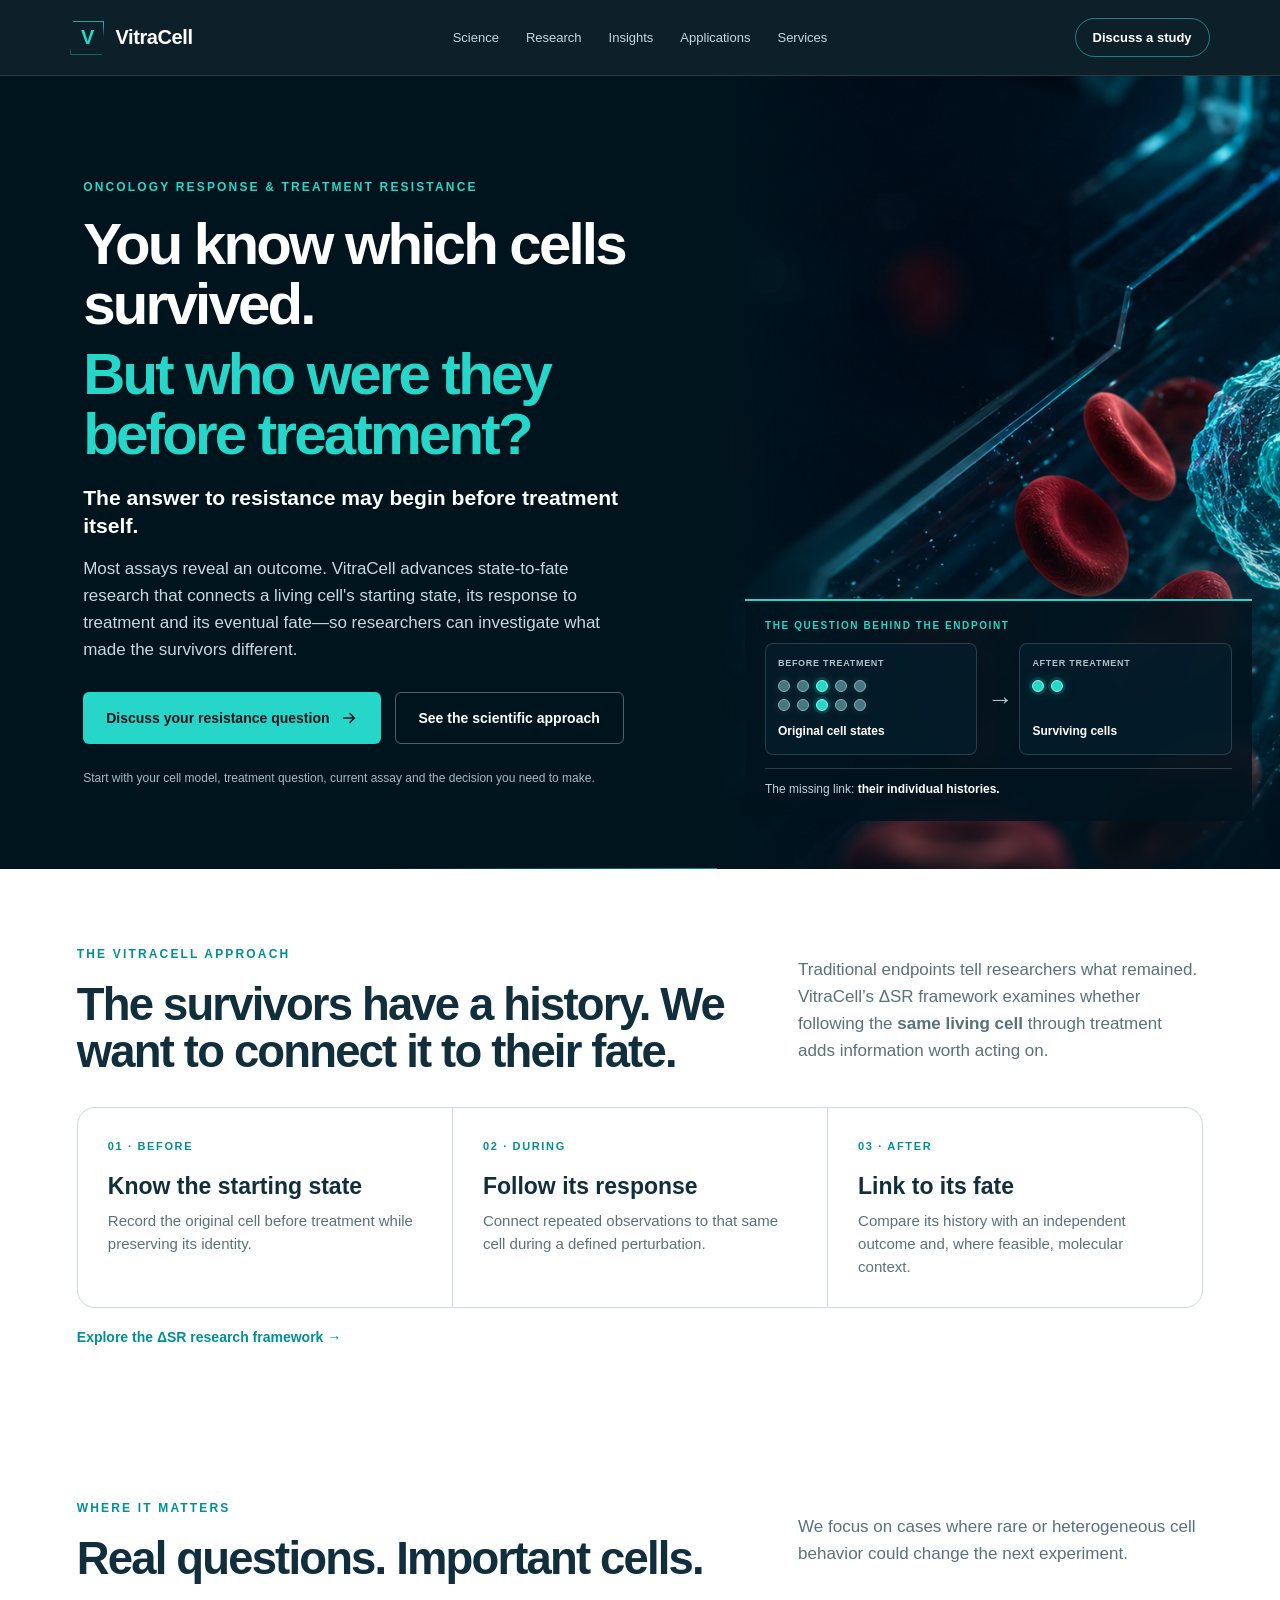
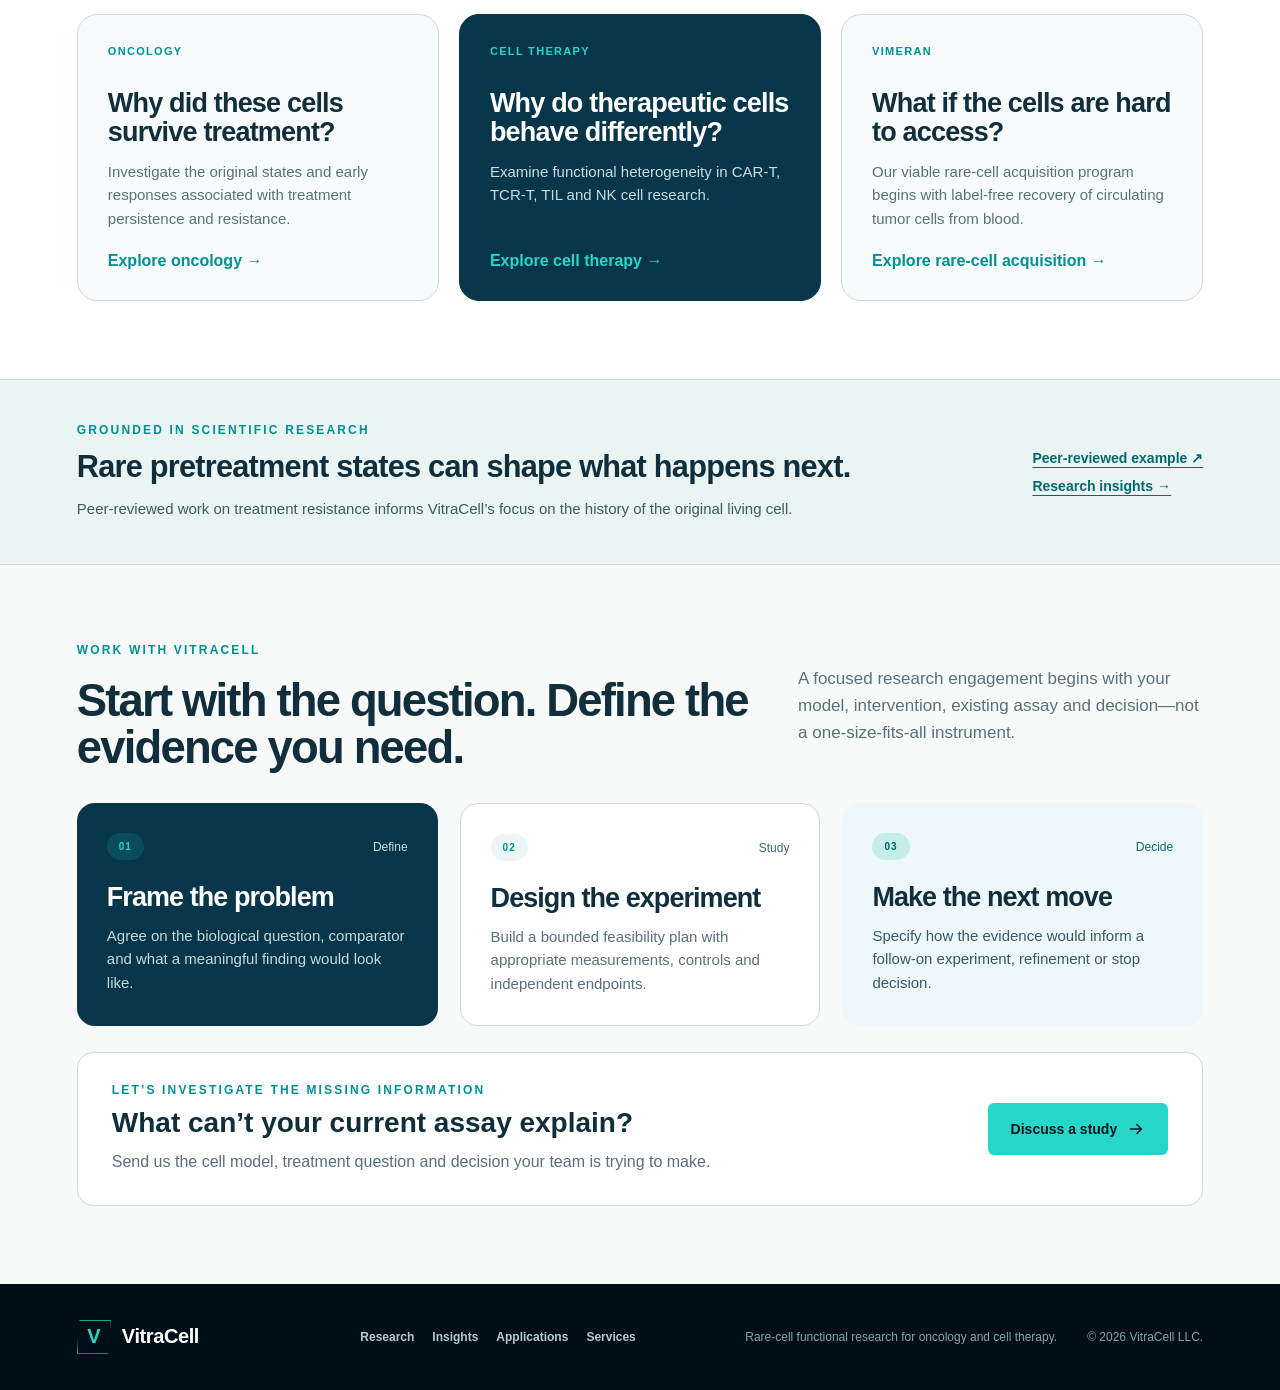
<file: index.html>
<!doctype html>
<html lang="en">
<head>
  <!-- Google tag (gtag.js) -->
  <script async src="https://www.googletagmanager.com/gtag/js?id=G-EHH413H1GP"></script>
  <script>
    window.dataLayer = window.dataLayer || [];
    function gtag(){dataLayer.push(arguments);}
    gtag('js', new Date());
    gtag('config', 'G-EHH413H1GP');
  </script>
  <meta charset="utf-8">
  <meta name="viewport" content="width=device-width, initial-scale=1">
  <meta name="robots" content="index,follow,max-image-preview:large,max-snippet:-1,max-video-preview:-1">
  <meta name="theme-color" content="#00141e">
  <title>VitraCell | Who Were the Surviving Cells Before Treatment?</title>
  <meta name="description" content="You know which cancer cells survived. But who were they before treatment? Explore VitraCell state-to-fate research connecting living-cell history, drug response and fate.">
  <link rel="canonical" href="https://www.vitracell.io/">
  <meta property="og:title" content="You Know Which Cells Survived. Who Were They Before Treatment? | VitraCell">
  <meta property="og:description" content="The answer to treatment resistance may begin before treatment. VitraCell advances state-to-fate research connecting original living cells to response and fate.">
  <meta property="og:url" content="https://www.vitracell.io/">
  <meta property="og:site_name" content="VitraCell">
  <meta property="og:type" content="website">
  <meta property="og:image" content="https://www.vitracell.io/og.png">
  <meta property="og:image:width" content="1200">
  <meta property="og:image:height" content="630">
  <meta property="og:image:alt" content="VitraCell rare-cell state-to-fate research for oncology and cell therapy">
  <meta name="twitter:card" content="summary_large_image">
  <meta name="twitter:title" content="VitraCell | Who Were the Surviving Cells Before Treatment?">
  <meta name="twitter:description" content="You know which cells survived. But who were they before treatment? Explore VitraCell state-to-fate research for oncology resistance.">
  <meta name="twitter:image" content="https://www.vitracell.io/og.png">
  <link rel="icon" href="/favicon.svg" type="image/svg+xml">
  <link rel="preconnect" href="https://www.googletagmanager.com" crossorigin>
  <link rel="dns-prefetch" href="//www.googletagmanager.com">
  <link rel="preload" as="image" href="/assets/rare-cell-hero.png" fetchpriority="high">
  <link rel="stylesheet" href="/styles.css">
</head>
<body>
<main><script type="application/ld+json">{
    "@context":"https://schema.org",
    "@graph":[
      {
        "@type":"Organization",
        "@id":"https://www.vitracell.io/#organization",
        "name":"VitraCell",
        "legalName":"VitraCell LLC",
        "url":"https://www.vitracell.io/",
        "logo":"https://www.vitracell.io/favicon.svg",
        "description":"Rare-cell functional research company developing identity-preserved state-to-fate studies for oncology and cell therapy.",
        "email":"Gregory.Moore@VitraCell.io",
        
        "knowsAbout":["rare-cell analysis","translational oncology","cell therapy","CAR-T","TCR-T","tumor-infiltrating lymphocytes","NK cells","circulating tumor cells","single-cell analysis","drug response","treatment resistance","longitudinal cell measurement"],
        "address":{"@type":"PostalAddress","addressLocality":"Lexington","addressRegion":"SC","addressCountry":"US"}
      },
      {
        "@type":"WebSite",
        "@id":"https://www.vitracell.io/#website",
        "url":"https://www.vitracell.io/",
        "name":"VitraCell",
        "publisher":{"@id":"https://www.vitracell.io/#organization"},
        "inLanguage":"en-US"
      }
    ]
  }</script><header class="site-header"><a class="brand" href="/" aria-label="VitraCell home"><span class="brand-mark" aria-hidden="true">V</span><span>VitraCell</span></a><nav class="desktop-nav" aria-label="Primary navigation"><a href="#state-to-fate">Science</a><a href="/research/delta-state-response.html">Research</a><a href="/insights/">Insights</a><a href="/applications/">Applications</a><a href="/services/rare-cell-studies.html">Services</a></nav><details class="mobile-menu"><summary aria-label="Open navigation">Menu</summary><div><a href="#state-to-fate">Science</a><a href="/research/delta-state-response.html">Research</a><a href="/insights/">Insights</a><a href="/applications/">Applications</a><a href="/services/rare-cell-studies.html">Services</a></div></details><a class="header-cta" data-cta="header-discuss-study" href="mailto:Gregory.Moore@VitraCell.io?subject=VitraCell%20Research%20Collaboration">Discuss a study</a></header><section class="hero" id="top"><div class="hero-copy"><p class="eyebrow">Oncology response &amp; treatment resistance</p><h1><span class="hero-hook">You know which cells survived.</span><span class="hero-question">But who were they before treatment?</span></h1><p class="hero-insight">The answer to resistance may begin before treatment itself.</p><p class="hero-lede">Most assays reveal an outcome. VitraCell advances state-to-fate research that connects a living cell&apos;s starting state, its response to treatment and its eventual fate—so researchers can investigate what made the survivors different.</p><div class="hero-actions"><a class="button button-primary" data-cta="hero-request-scope" href="mailto:Gregory.Moore@VitraCell.io?subject=VitraCell%20Oncology%20Resistance%20Study&amp;body=Cell%20population%20or%20model%3A%0A%0ATreatment%20or%20perturbation%3A%0A%0ACurrent%20assay%20or%20endpoint%3A%0A%0AResearch%20decision%20you%20need%20to%20make%3A%0A">Discuss your resistance question <svg viewBox="0 0 20 20" aria-hidden="true"><path d="M4 10h11M11 5l5 5-5 5" fill="none" stroke="currentColor" stroke-width="1.8" stroke-linecap="round" stroke-linejoin="round"></path></svg></a><a class="button button-secondary" href="#state-to-fate">See the scientific approach</a></div><p class="hero-note">Start with your cell model, treatment question, current assay and the decision you need to make.</p></div><div class="hero-visual" aria-label="Scientific visualization of a rare living cell"><img src="/assets/rare-cell-hero.png" alt="Scientific visualization representing a viable rare cell in a biological sample" loading="eager" fetchpriority="high" decoding="async" sizes="(max-width: 960px) 100vw, 44vw" style="position:absolute;inset:0;width:100%;height:100%;object-fit:cover"/><div class="decision-panel fate-panel"><p>The question behind the endpoint</p><div class="fate-diagram" role="img" aria-label="Conceptual comparison between many cells before treatment and fewer surviving cells after treatment"><div class="fate-stage"><span class="fate-stage-label">BEFORE TREATMENT</span><div class="fate-cells" aria-hidden="true"><i class="fate-cell"></i><i class="fate-cell"></i><i class="fate-cell fate-cell-key"></i><i class="fate-cell"></i><i class="fate-cell"></i><i class="fate-cell"></i><i class="fate-cell"></i><i class="fate-cell fate-cell-key"></i><i class="fate-cell"></i><i class="fate-cell"></i></div><strong>Original cell states</strong></div><span class="fate-arrow" aria-hidden="true">→</span><div class="fate-stage"><span class="fate-stage-label">AFTER TREATMENT</span><div class="fate-cells" aria-hidden="true"><i class="fate-cell fate-cell-key"></i><i class="fate-cell fate-cell-key"></i></div><strong>Surviving cells</strong></div></div><div class="fate-panel-footer">The missing link: <strong>their individual histories.</strong></div></div></div></section>
<section class="section thesis-section concise-section" id="state-to-fate">
  <div class="section-heading">
    <div><p class="eyebrow">The VitraCell approach</p><h2>The survivors have a history. We want to connect it to their fate.</h2></div>
    <p>Traditional endpoints tell researchers what remained. VitraCell’s ΔSR framework examines whether following the <strong>same living cell</strong> through treatment adds information worth acting on.</p>
  </div>
  <div class="thesis-grid">
    <article><span>01 · BEFORE</span><h3>Know the starting state</h3><p>Record the original cell before treatment while preserving its identity.</p></article>
    <article><span>02 · DURING</span><h3>Follow its response</h3><p>Connect repeated observations to that same cell during a defined perturbation.</p></article>
    <article><span>03 · AFTER</span><h3>Link to its fate</h3><p>Compare its history with an independent outcome and, where feasible, molecular context.</p></article>
  </div>
  <div class="thesis-links"><a href="/research/delta-state-response.html">Explore the ΔSR research framework →</a></div>
</section>
<section class="section applications-section concise-section" id="applications">
  <div class="section-heading">
    <div><p class="eyebrow">Where it matters</p><h2>Real questions. Important cells.</h2></div>
    <p>We focus on cases where rare or heterogeneous cell behavior could change the next experiment.</p>
  </div>
  <div class="application-grid">
    <article class="application-card"><span>ONCOLOGY</span><h3>Why did these cells survive treatment?</h3><p>Investigate the original states and early responses associated with treatment persistence and resistance.</p><a href="/applications/#oncology">Explore oncology →</a></article>
    <article class="application-card featured-application"><span>CELL THERAPY</span><h3>Why do therapeutic cells behave differently?</h3><p>Examine functional heterogeneity in CAR-T, TCR-T, TIL and NK cell research.</p><a href="/applications/cell-therapy.html">Explore cell therapy →</a></article>
    <article class="application-card"><span>VIMERAN</span><h3>What if the cells are hard to access?</h3><p>Our viable rare-cell acquisition program begins with label-free recovery of circulating tumor cells from blood.</p><a href="/applications/#acquisition">Explore rare-cell acquisition →</a></article>
  </div>
</section>
<section class="science-bridge" aria-label="Scientific foundation">
  <div><p class="eyebrow">Grounded in scientific research</p><h2>Rare pretreatment states can shape what happens next.</h2><p>Peer-reviewed work on treatment resistance informs VitraCell’s focus on the history of the original living cell.</p></div>
  <div class="science-bridge-links"><a href="https://www.nature.com/articles/s41587-021-00837-3" target="_blank" rel="noopener noreferrer">Peer-reviewed example ↗</a><a href="/insights/">Research insights →</a></div>
</section>
<section class="section program-section concise-section" id="program">
  <div class="section-heading">
    <div><p class="eyebrow">Work with VitraCell</p><h2>Start with the question. Define the evidence you need.</h2></div>
    <p>A focused research engagement begins with your model, intervention, existing assay and decision—not a one-size-fits-all instrument.</p>
  </div>
  <div class="program-grid three-gate">
    <article class="program-card current-card"><div class="program-status"><span>01</span><em>Define</em></div><h3>Frame the problem</h3><p>Agree on the biological question, comparator and what a meaningful finding would look like.</p></article>
    <article class="program-card evidence-card"><div class="program-status"><span>02</span><em>Study</em></div><h3>Design the experiment</h3><p>Build a bounded feasibility plan with appropriate measurements, controls and independent endpoints.</p></article>
    <article class="program-card vimeran-card"><div class="program-status"><span>03</span><em>Decide</em></div><h3>Make the next move</h3><p>Specify how the evidence would inform a follow-on experiment, refinement or stop decision.</p></article>
  </div>
  <div class="service-cta" id="contact">
    <div><p class="eyebrow">Let’s investigate the missing information</p><h3>What can’t your current assay explain?</h3><p>Send us the cell model, treatment question and decision your team is trying to make.</p></div>
    <a class="button button-primary" data-cta="simplified-home-request-scope" href="mailto:Gregory.Moore@VitraCell.io?subject=VitraCell%20Research%20Study%20Inquiry&amp;body=Research%20question%3A%0A%0ACell%20model%3A%0A%0APerturbation%20or%20treatment%3A%0A%0ACurrent%20assay%3A%0A%0ADecision%20the%20study%20should%20inform%3A%0A">Discuss a study <svg viewBox="0 0 20 20" aria-hidden="true"><path d="M4 10h11M11 5l5 5-5 5" fill="none" stroke="currentColor" stroke-width="1.8" stroke-linecap="round" stroke-linejoin="round"></path></svg></a>
  </div>
</section>
<footer><div class="brand footer-brand"><span class="brand-mark" aria-hidden="true">V</span><span>VitraCell</span></div><div class="footer-links"><a href="/research/delta-state-response.html">Research</a><a href="/insights/">Insights</a><a href="/applications/">Applications</a><a href="/services/rare-cell-studies.html">Services</a></div><p>Rare-cell functional research for oncology and cell therapy.</p><p>© 2026 VitraCell LLC.</p></footer></main>
<div style="display:none" aria-hidden="true">The Vimeran™ Platform was formerly referred to as MIPS-5 in VitraCell's earlier research and grant materials.</div>
<script>
  document.addEventListener('click', function(event) {
    var link = event.target.closest('a');
    if (!link || typeof gtag !== 'function') return;
    var href = link.getAttribute('href') || '';
    if (href.indexOf('mailto:') === 0) {
      gtag('event','contact_click',{link_text:(link.textContent||'').trim(),link_url:href,cta:link.dataset.cta||''});
    } else if (href.indexOf('/insights/') === 0 || href.indexOf('/research/') === 0 || href.indexOf('/partners/') === 0) {
      gtag('event','internal_content_click',{link_text:(link.textContent||'').trim(),link_url:href});
    }
  });
  </script>
</body>
</html>
</file>
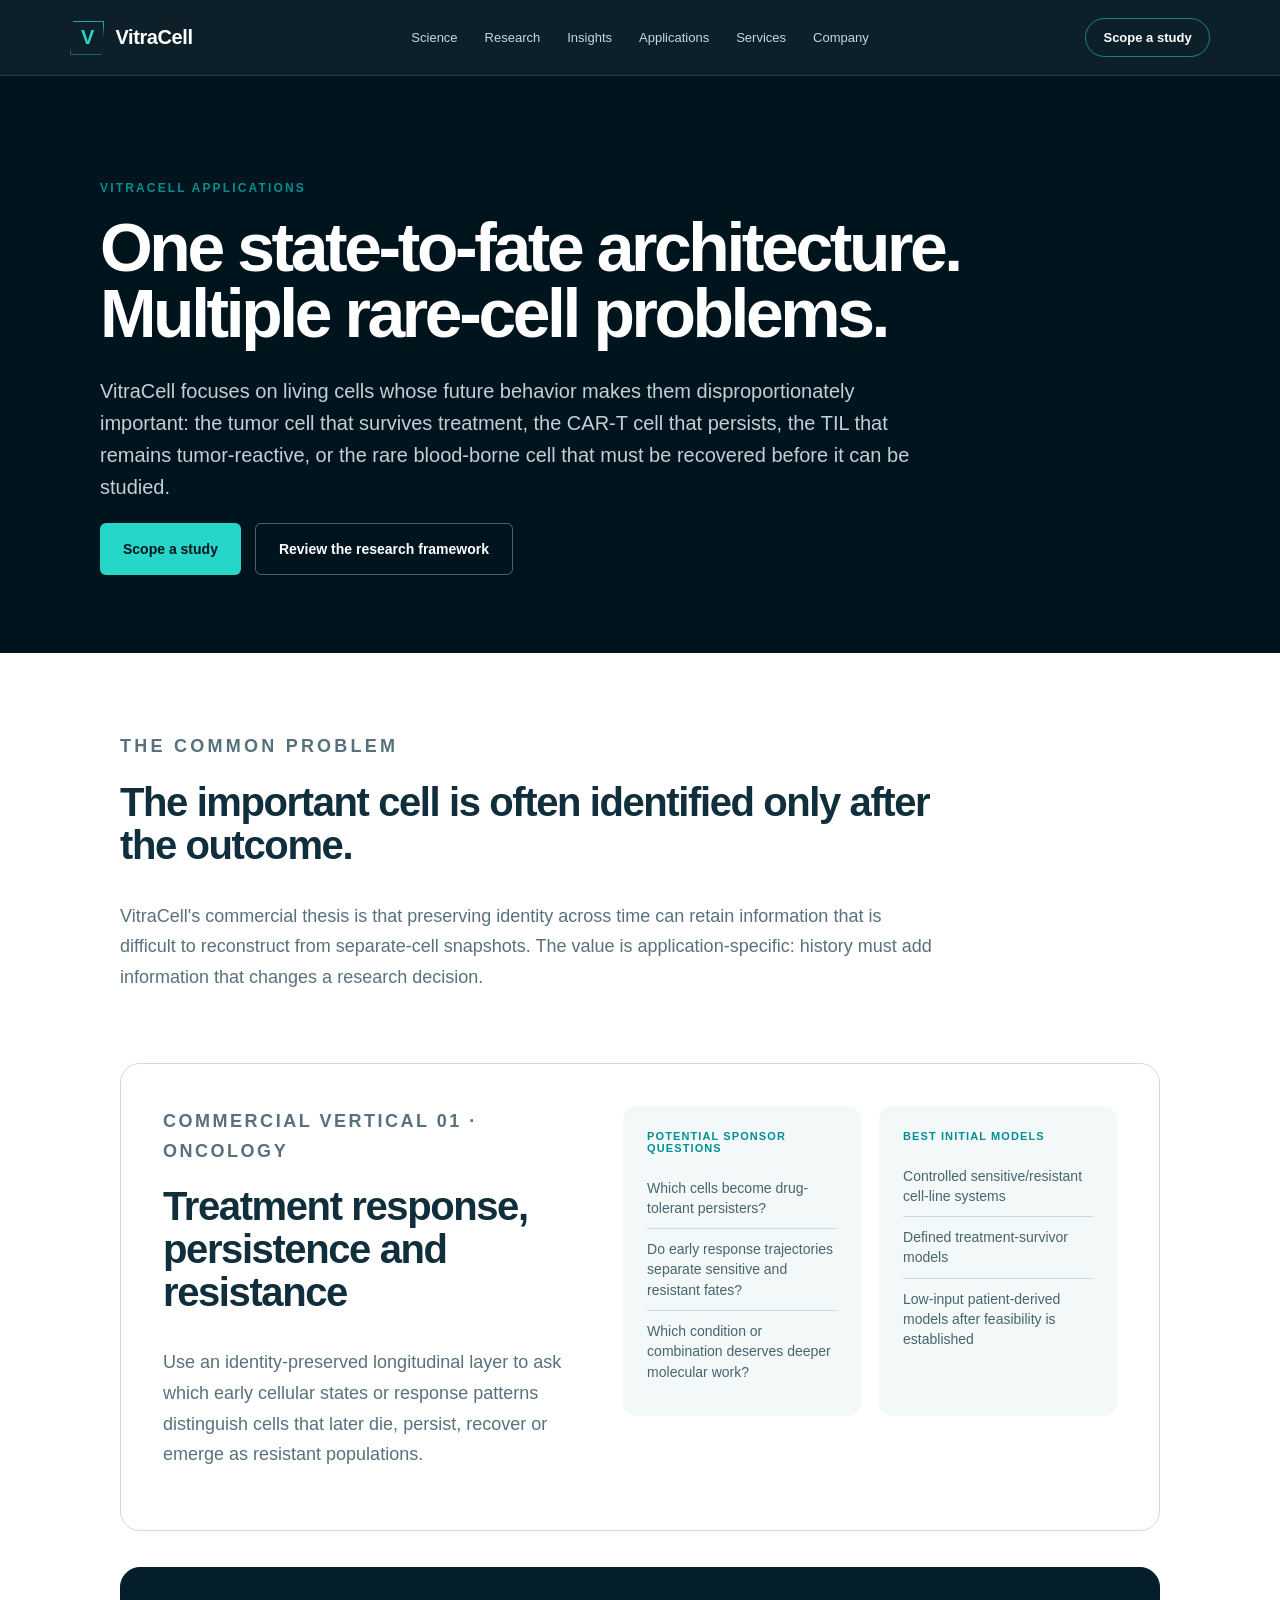
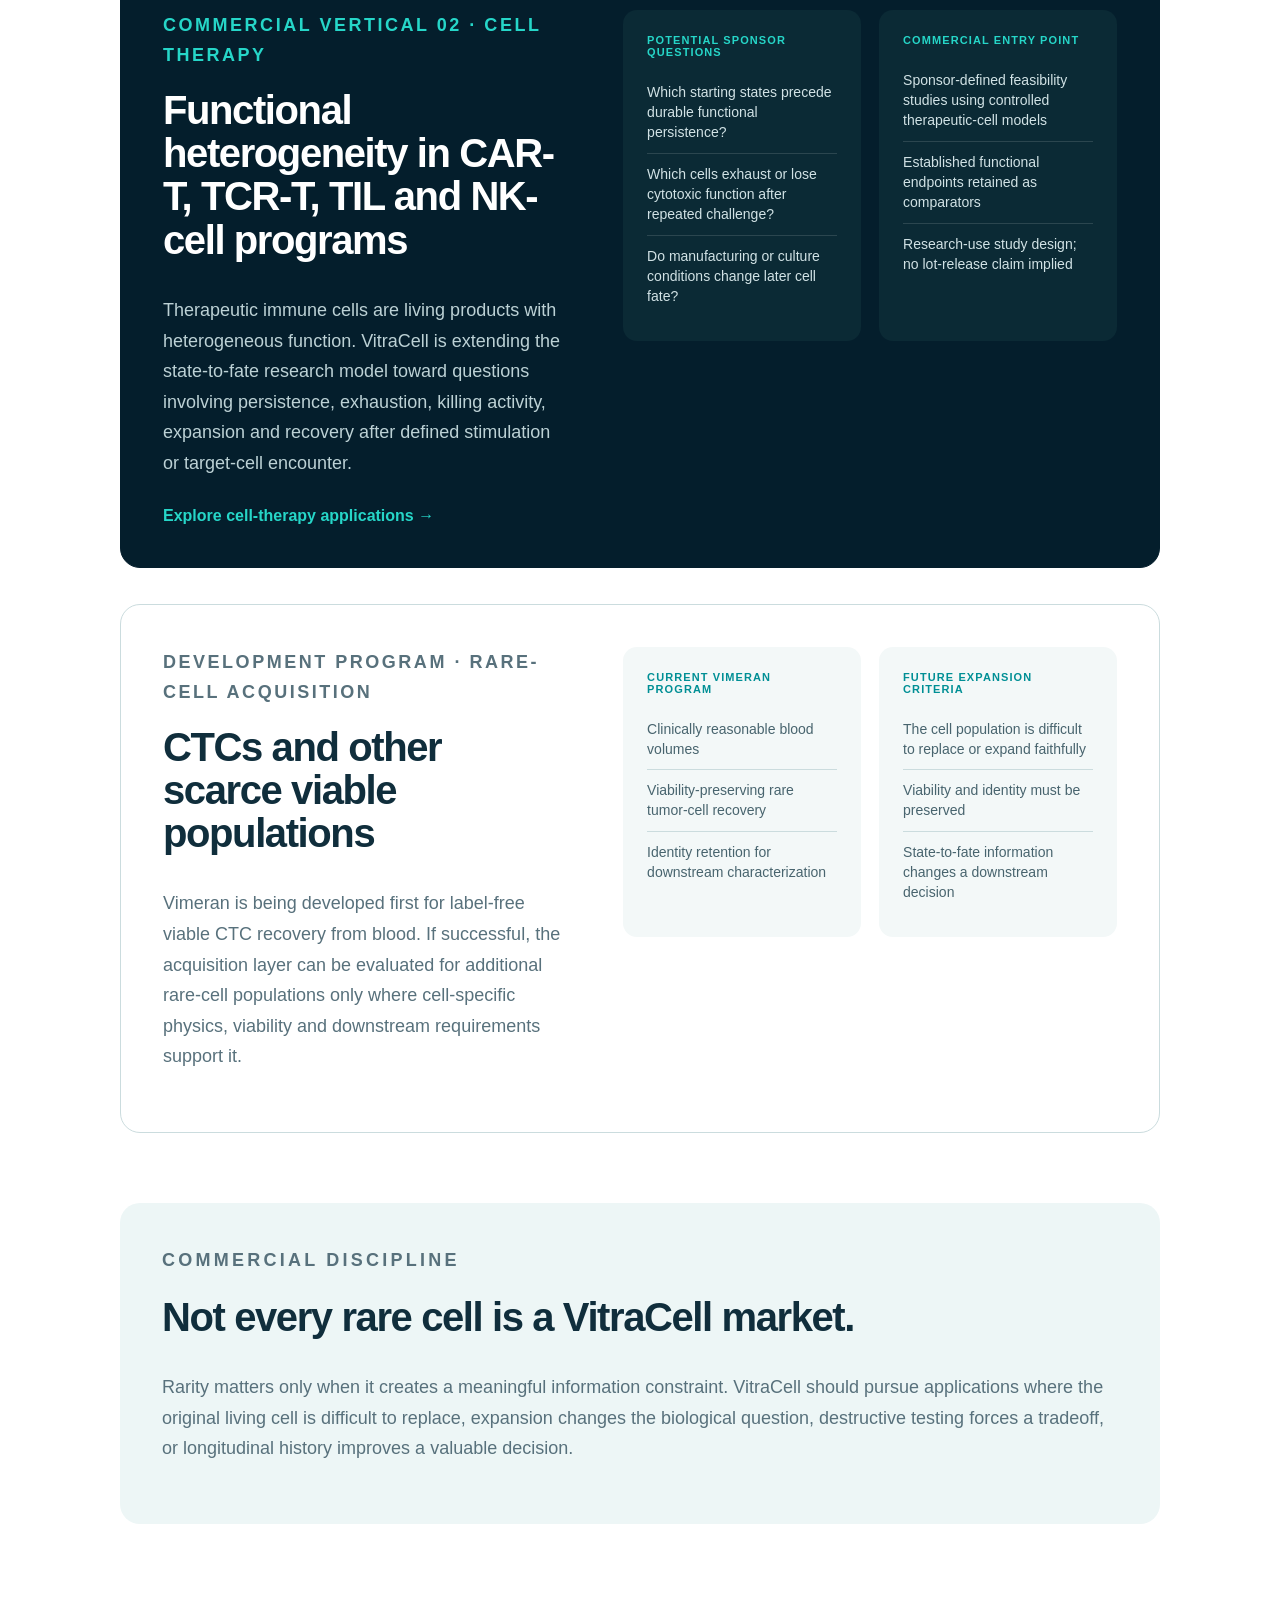
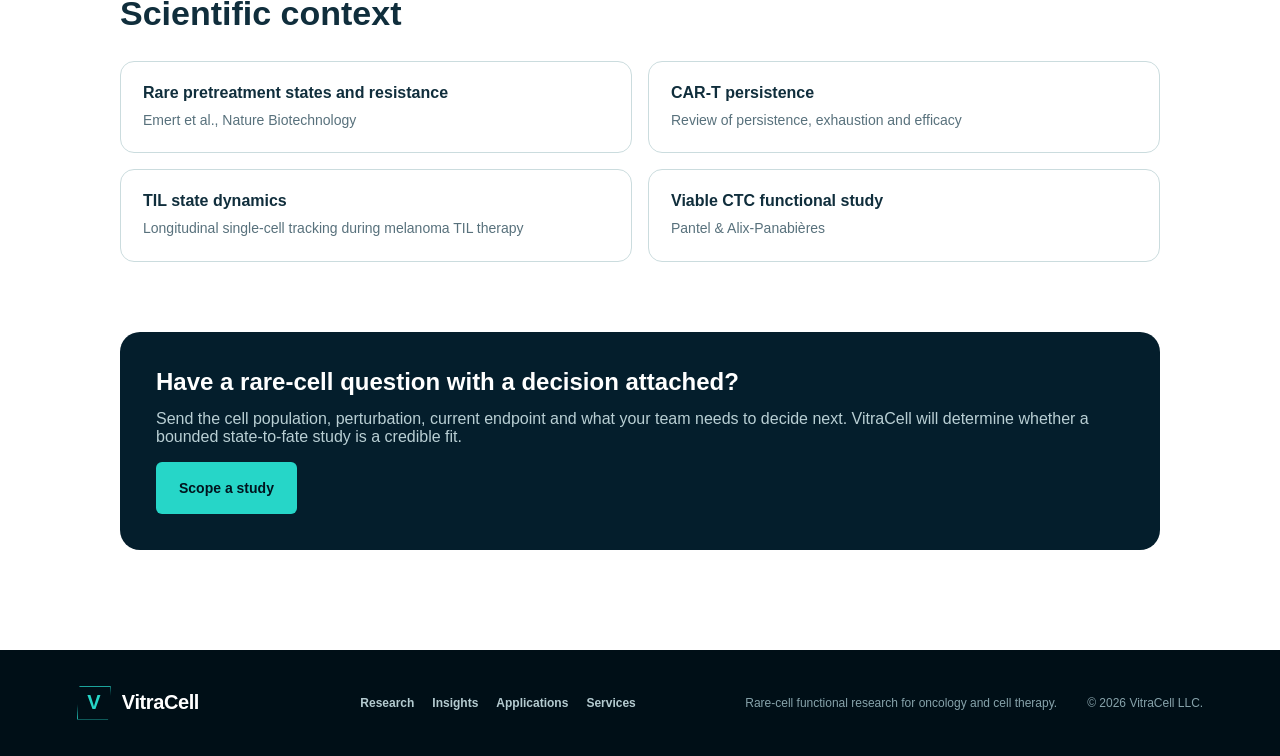
<file: applications/index.html>
<!doctype html><html lang="en"><head><script async src="https://www.googletagmanager.com/gtag/js?id=G-EHH413H1GP"></script><script>window.dataLayer=window.dataLayer||[];function gtag(){dataLayer.push(arguments)}gtag('js',new Date());gtag('config','G-EHH413H1GP');</script><meta charset="utf-8"><meta name="viewport" content="width=device-width,initial-scale=1"><meta name="robots" content="index,follow,max-image-preview:large,max-snippet:-1"><meta name="theme-color" content="#00141e"><title>Rare-Cell Research Applications | Oncology, CAR-T, TIL, NK & CTC | VitraCell</title><meta name="description" content="VitraCell applies identity-preserved state-to-fate research to oncology treatment resistance, therapeutic immune cells, and viable rare-cell acquisition."><link rel="canonical" href="https://www.vitracell.io/applications/"><meta property="og:title" content="Rare-Cell Research Applications | Oncology, CAR-T, TIL, NK & CTC | VitraCell"><meta property="og:description" content="VitraCell applies identity-preserved state-to-fate research to oncology treatment resistance, therapeutic immune cells, and viable rare-cell acquisition."><meta property="og:url" content="https://www.vitracell.io/applications/"><meta property="og:site_name" content="VitraCell"><meta property="og:type" content="website"><meta property="og:image" content="https://www.vitracell.io/og.png"><meta name="twitter:card" content="summary_large_image"><meta name="twitter:title" content="Rare-Cell Research Applications | Oncology, CAR-T, TIL, NK & CTC | VitraCell"><meta name="twitter:description" content="VitraCell applies identity-preserved state-to-fate research to oncology treatment resistance, therapeutic immune cells, and viable rare-cell acquisition."><meta name="twitter:image" content="https://www.vitracell.io/og.png"><link rel="icon" href="/favicon.svg" type="image/svg+xml"><link rel="stylesheet" href="/styles.css"><script type="application/ld+json">{"@context":"https://schema.org","@type":"CollectionPage","name":"VitraCell Rare-Cell Research Applications","url":"https://www.vitracell.io/applications/","description":"VitraCell applies identity-preserved state-to-fate research to oncology treatment resistance, therapeutic immune cells, and viable rare-cell acquisition."}</script></head><body class="article-page"><header class="site-header"><a class="brand" href="/" aria-label="VitraCell home"><span class="brand-mark" aria-hidden="true">V</span><span>VitraCell</span></a><nav class="desktop-nav" aria-label="Primary navigation"><a href="/#state-to-fate">Science</a><a href="/research/delta-state-response.html">Research</a><a href="/insights/">Insights</a><a href="/applications/">Applications</a><a href="/services/rare-cell-studies.html">Services</a><a href="/#company">Company</a></nav><details class="mobile-menu"><summary aria-label="Open navigation">Menu</summary><div><a href="/#state-to-fate">Science</a><a href="/research/delta-state-response.html">Research</a><a href="/insights/">Insights</a><a href="/applications/">Applications</a><a href="/services/rare-cell-studies.html">Services</a><a href="/#company">Company</a></div></details><a class="header-cta" data-cta="header-scope-study" href="mailto:Gregory.Moore@VitraCell.io?subject=VitraCell%20Rare-Cell%20Study%20Scope">Scope a study</a></header><main>
<section class="article-hero application-hero"><div class="article-shell"><p class="eyebrow">VitraCell applications</p><h1>One state-to-fate architecture. Multiple rare-cell problems.</h1><p class="article-deck">VitraCell focuses on living cells whose future behavior makes them disproportionately important: the tumor cell that survives treatment, the CAR-T cell that persists, the TIL that remains tumor-reactive, or the rare blood-borne cell that must be recovered before it can be studied.</p><div class="hero-actions"><a class="button button-primary" href="/services/rare-cell-studies.html">Scope a study</a><a class="button button-secondary" href="/research/delta-state-response.html">Review the research framework</a></div></div></section>
<section class="article-shell application-body">
<div class="application-principle"><p class="eyebrow">The common problem</p><h2>The important cell is often identified only after the outcome.</h2><p>VitraCell&apos;s commercial thesis is that preserving identity across time can retain information that is difficult to reconstruct from separate-cell snapshots. The value is application-specific: history must add information that changes a research decision.</p></div>
<section class="application-vertical" id="oncology"><div><p class="insight-kicker">Commercial vertical 01 · Oncology</p><h2>Treatment response, persistence and resistance</h2><p>Use an identity-preserved longitudinal layer to ask which early cellular states or response patterns distinguish cells that later die, persist, recover or emerge as resistant populations.</p></div><div class="use-case-list"><div><strong>Potential sponsor questions</strong><span>Which cells become drug-tolerant persisters?</span><span>Do early response trajectories separate sensitive and resistant fates?</span><span>Which condition or combination deserves deeper molecular work?</span></div><div><strong>Best initial models</strong><span>Controlled sensitive/resistant cell-line systems</span><span>Defined treatment-survivor models</span><span>Low-input patient-derived models after feasibility is established</span></div></div></section>
<section class="application-vertical dark-vertical" id="cell-therapy"><div><p class="insight-kicker">Commercial vertical 02 · Cell therapy</p><h2>Functional heterogeneity in CAR-T, TCR-T, TIL and NK-cell programs</h2><p>Therapeutic immune cells are living products with heterogeneous function. VitraCell is extending the state-to-fate research model toward questions involving persistence, exhaustion, killing activity, expansion and recovery after defined stimulation or target-cell encounter.</p><a class="text-link" href="/applications/cell-therapy.html">Explore cell-therapy applications →</a></div><div class="use-case-list"><div><strong>Potential sponsor questions</strong><span>Which starting states precede durable functional persistence?</span><span>Which cells exhaust or lose cytotoxic function after repeated challenge?</span><span>Do manufacturing or culture conditions change later cell fate?</span></div><div><strong>Commercial entry point</strong><span>Sponsor-defined feasibility studies using controlled therapeutic-cell models</span><span>Established functional endpoints retained as comparators</span><span>Research-use study design; no lot-release claim implied</span></div></div></section>
<section class="application-vertical" id="acquisition"><div><p class="insight-kicker">Development program · Rare-cell acquisition</p><h2>CTCs and other scarce viable populations</h2><p>Vimeran is being developed first for label-free viable CTC recovery from blood. If successful, the acquisition layer can be evaluated for additional rare-cell populations only where cell-specific physics, viability and downstream requirements support it.</p></div><div class="use-case-list"><div><strong>Current Vimeran program</strong><span>Clinically reasonable blood volumes</span><span>Viability-preserving rare tumor-cell recovery</span><span>Identity retention for downstream characterization</span></div><div><strong>Future expansion criteria</strong><span>The cell population is difficult to replace or expand faithfully</span><span>Viability and identity must be preserved</span><span>State-to-fate information changes a downstream decision</span></div></div></section>
<section class="platform-boundary"><p class="eyebrow">Commercial discipline</p><h2>Not every rare cell is a VitraCell market.</h2><p>Rarity matters only when it creates a meaningful information constraint. VitraCell should pursue applications where the original living cell is difficult to replace, expansion changes the biological question, destructive testing forces a tradeoff, or longitudinal history improves a valuable decision.</p></section>
<section class="application-sources"><h2>Scientific context</h2><div class="source-grid"><a href="https://www.nature.com/articles/s41587-021-00837-3" target="_blank" rel="noopener"><strong>Rare pretreatment states and resistance</strong><span>Emert et al., Nature Biotechnology</span></a><a href="https://pubmed.ncbi.nlm.nih.gov/40973578/" target="_blank" rel="noopener"><strong>CAR-T persistence</strong><span>Review of persistence, exhaustion and efficacy</span></a><a href="https://pubmed.ncbi.nlm.nih.gov/42743921/" target="_blank" rel="noopener"><strong>TIL state dynamics</strong><span>Longitudinal single-cell tracking during melanoma TIL therapy</span></a><a href="https://pubmed.ncbi.nlm.nih.gov/26637479/" target="_blank" rel="noopener"><strong>Viable CTC functional study</strong><span>Pantel &amp; Alix-Panabières</span></a></div></section>
<div class="partner-final"><h2>Have a rare-cell question with a decision attached?</h2><p>Send the cell population, perturbation, current endpoint and what your team needs to decide next. VitraCell will determine whether a bounded state-to-fate study is a credible fit.</p><a class="button button-primary" href="mailto:Gregory.Moore@VitraCell.io?subject=VitraCell%20Rare-Cell%20Study%20Scope">Scope a study</a></div>
</section></main><footer><div class="brand footer-brand"><span class="brand-mark" aria-hidden="true">V</span><span>VitraCell</span></div><div class="footer-links"><a href="/research/delta-state-response.html">Research</a><a href="/insights/">Insights</a><a href="/applications/">Applications</a><a href="/services/rare-cell-studies.html">Services</a></div><p>Rare-cell functional research for oncology and cell therapy.</p><p>© 2026 VitraCell LLC.</p></footer><script>document.addEventListener('click',function(e){var a=e.target.closest('a');if(!a||typeof gtag!=='function')return;var h=a.getAttribute('href')||'';if(h.indexOf('mailto:')===0)gtag('event','contact_click',{link_text:(a.textContent||'').trim(),link_url:h,cta:a.dataset.cta||''});});</script></body></html>
</file>
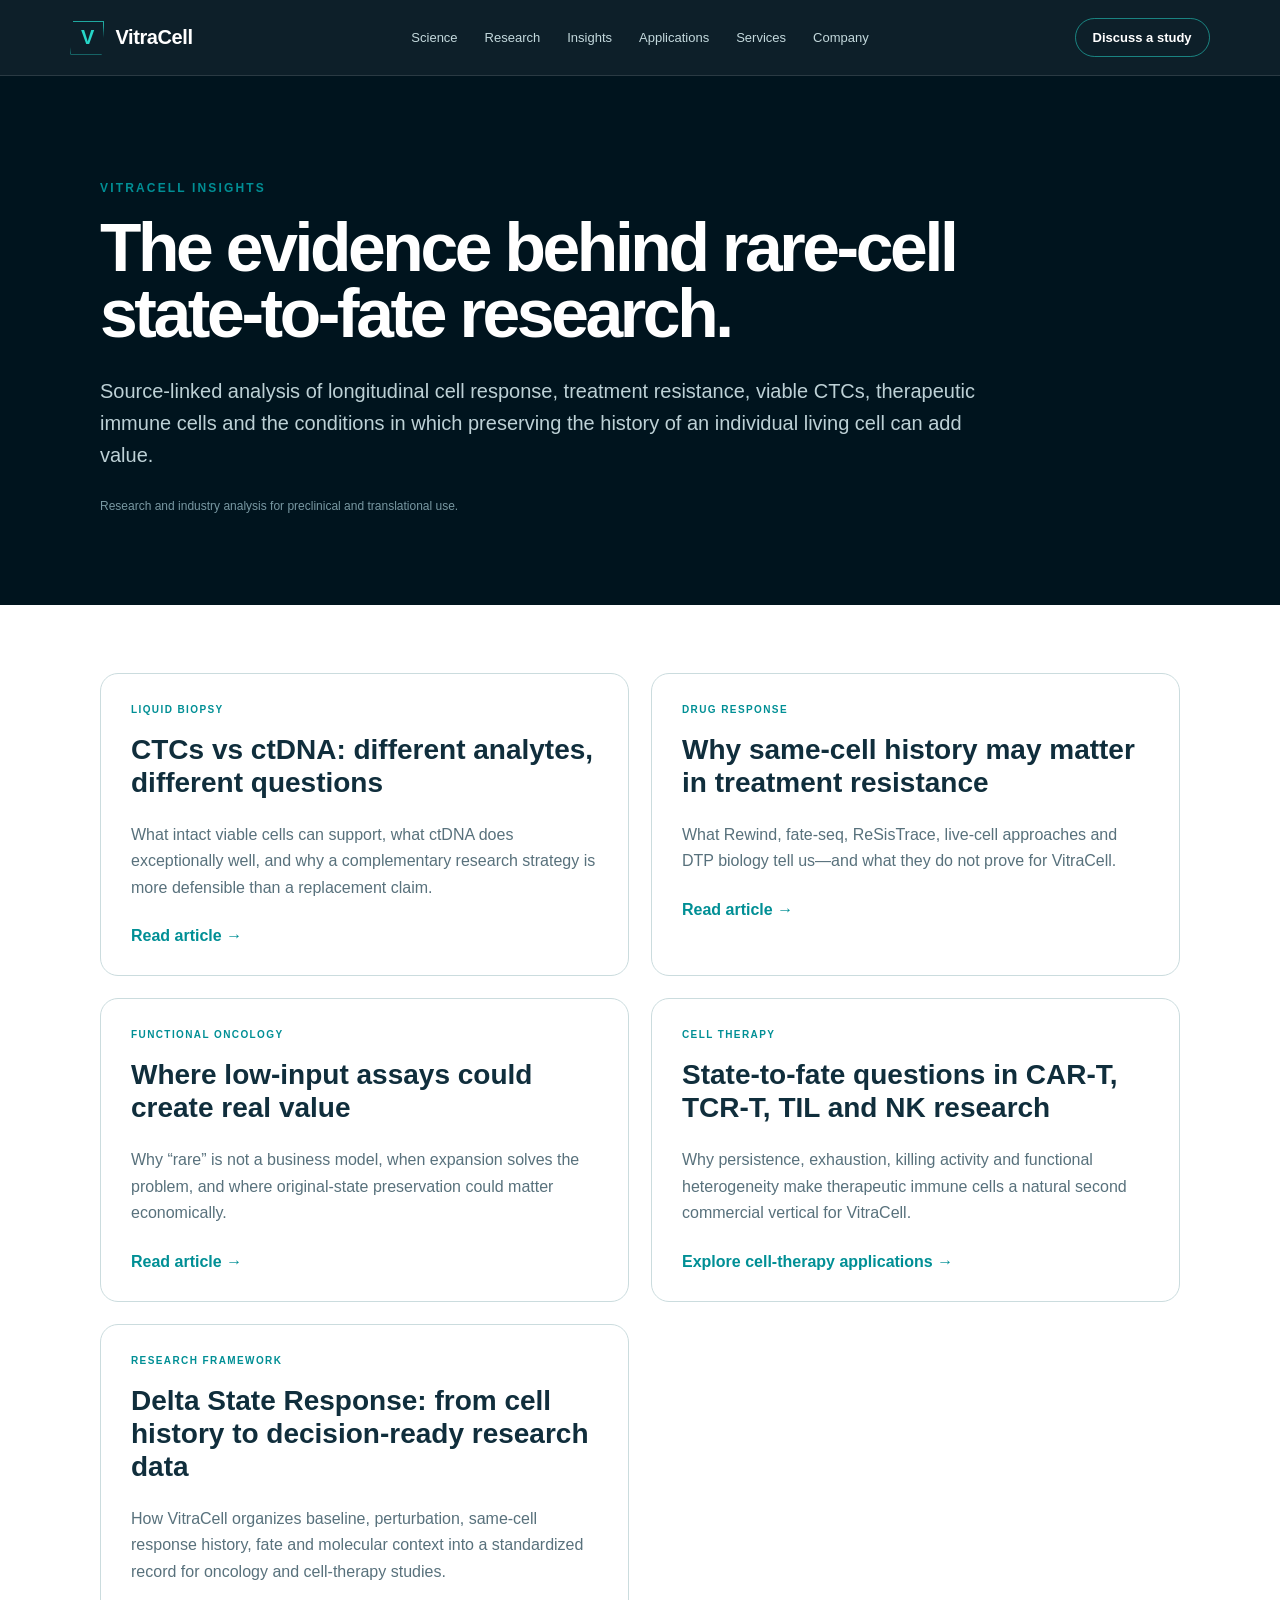
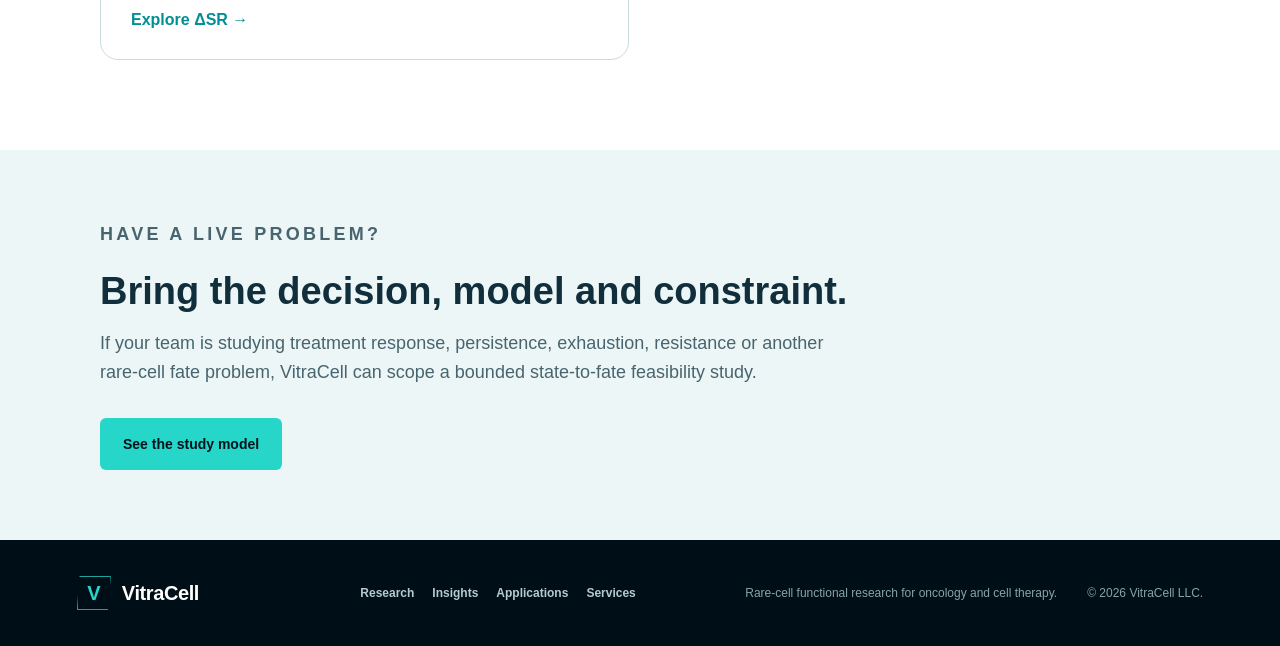
<file: insights/index.html>
<!doctype html>
<html lang="en">
<head>
<script async src="https://www.googletagmanager.com/gtag/js?id=G-EHH413H1GP"></script>
<script>window.dataLayer=window.dataLayer||[];function gtag(){dataLayer.push(arguments)}gtag('js',new Date());gtag('config','G-EHH413H1GP');</script>
<meta charset="utf-8">
<meta name="viewport" content="width=device-width,initial-scale=1">
<meta name="robots" content="index,follow,max-image-preview:large,max-snippet:-1">
<meta name="theme-color" content="#00141e">
<title>VitraCell Insights | Rare Cells, Cell Therapy & State-to-Fate Biology</title>
<meta name="description" content="Evidence-led VitraCell analysis on rare-cell biology, longitudinal response, cell therapy, viable CTCs, functional oncology and low-input state-to-fate research.">
<link rel="canonical" href="https://www.vitracell.io/insights/">
<meta property="og:title" content="VitraCell Insights | Same-Cell Response, CTCs & Functional Oncology">
<meta property="og:description" content="Evidence-led VitraCell analysis on rare-cell biology, longitudinal response, cell therapy, viable CTCs, functional oncology and low-input state-to-fate research.">
<meta property="og:url" content="https://www.vitracell.io/insights/">
<meta property="og:site_name" content="VitraCell">
<meta property="og:type" content="website">
<meta property="og:image" content="https://www.vitracell.io/og.png">
<meta name="twitter:card" content="summary_large_image">
<meta name="twitter:title" content="VitraCell Insights | Same-Cell Response, CTCs & Functional Oncology">
<meta name="twitter:description" content="Evidence-led VitraCell analysis on rare-cell biology, longitudinal response, cell therapy, viable CTCs, functional oncology and low-input state-to-fate research.">
<meta name="twitter:image" content="https://www.vitracell.io/og.png">
<link rel="icon" href="/favicon.svg" type="image/svg+xml">
<link rel="stylesheet" href="/styles.css">

</head>
<body class="article-page">
<header class="site-header"><a class="brand" href="/" aria-label="VitraCell home"><span class="brand-mark" aria-hidden="true">V</span><span>VitraCell</span></a><nav class="desktop-nav" aria-label="Primary navigation"><a href="/#state-to-fate">Science</a><a href="/research/delta-state-response.html">Research</a><a href="/insights/">Insights</a><a href="/applications/">Applications</a><a href="/services/rare-cell-studies.html">Services</a><a href="/#company">Company</a></nav><details class="mobile-menu"><summary aria-label="Open navigation">Menu</summary><div><a href="/#state-to-fate">Science</a><a href="/research/delta-state-response.html">Research</a><a href="/insights/">Insights</a><a href="/applications/">Applications</a><a href="/services/rare-cell-studies.html">Services</a><a href="/#company">Company</a></div></details><a class="header-cta" data-cta="header-discuss-study" href="mailto:Gregory.Moore@VitraCell.io?subject=VitraCell%20Research%20Collaboration">Discuss a study</a></header>
<main>
<section class="article-hero hub-hero"><div class="article-shell"><p class="eyebrow">VitraCell Insights</p><h1>The evidence behind rare-cell state-to-fate research.</h1><p class="article-deck">Source-linked analysis of longitudinal cell response, treatment resistance, viable CTCs, therapeutic immune cells and the conditions in which preserving the history of an individual living cell can add value.</p><p class="article-disclaimer">Research and industry analysis for preclinical and translational use.</p></div></section>
<section class="article-shell hub-grid">
<article class="hub-card"><p class="insight-kicker">Liquid biopsy</p><h2>CTCs vs ctDNA: different analytes, different questions</h2><p>What intact viable cells can support, what ctDNA does exceptionally well, and why a complementary research strategy is more defensible than a replacement claim.</p><a href="/insights/ctc-vs-ctdna.html">Read article →</a></article>
<article class="hub-card"><p class="insight-kicker">Drug response</p><h2>Why same-cell history may matter in treatment resistance</h2><p>What Rewind, fate-seq, ReSisTrace, live-cell approaches and DTP biology tell us—and what they do not prove for VitraCell.</p><a href="/insights/same-cell-history-drug-response.html">Read article →</a></article>
<article class="hub-card"><p class="insight-kicker">Functional oncology</p><h2>Where low-input assays could create real value</h2><p>Why “rare” is not a business model, when expansion solves the problem, and where original-state preservation could matter economically.</p><a href="/insights/functional-precision-oncology-low-input.html">Read article →</a></article>
<article class="hub-card"><p class="insight-kicker">Cell therapy</p><h2>State-to-fate questions in CAR-T, TCR-T, TIL and NK research</h2><p>Why persistence, exhaustion, killing activity and functional heterogeneity make therapeutic immune cells a natural second commercial vertical for VitraCell.</p><a href="/applications/cell-therapy.html">Explore cell-therapy applications →</a></article><article class="hub-card"><p class="insight-kicker">Research framework</p><h2>Delta State Response: from cell history to decision-ready research data</h2><p>How VitraCell organizes baseline, perturbation, same-cell response history, fate and molecular context into a standardized record for oncology and cell-therapy studies.</p><a href="/research/delta-state-response.html">Explore ΔSR →</a></article>
</section>
<section class="article-cta"><div class="article-shell"><p class="eyebrow">Have a live problem?</p><h2>Bring the decision, model and constraint.</h2><p>If your team is studying treatment response, persistence, exhaustion, resistance or another rare-cell fate problem, VitraCell can scope a bounded state-to-fate feasibility study.</p><a class="button button-primary" href="/services/rare-cell-studies.html">See the study model</a></div></section>
</main>
<footer><div class="brand footer-brand"><span class="brand-mark" aria-hidden="true">V</span><span>VitraCell</span></div><div class="footer-links"><a href="/research/delta-state-response.html">Research</a><a href="/insights/">Insights</a><a href="/applications/">Applications</a><a href="/services/rare-cell-studies.html">Services</a></div><p>Rare-cell functional research for oncology and cell therapy.</p><p>© 2026 VitraCell LLC.</p></footer><script>document.addEventListener('click',function(e){var a=e.target.closest('a');if(!a||typeof gtag!=='function')return;var h=a.getAttribute('href')||'';if(h.indexOf('mailto:')===0)gtag('event','contact_click',{link_text:(a.textContent||'').trim(),link_url:h});});</script></body></html>
</file>
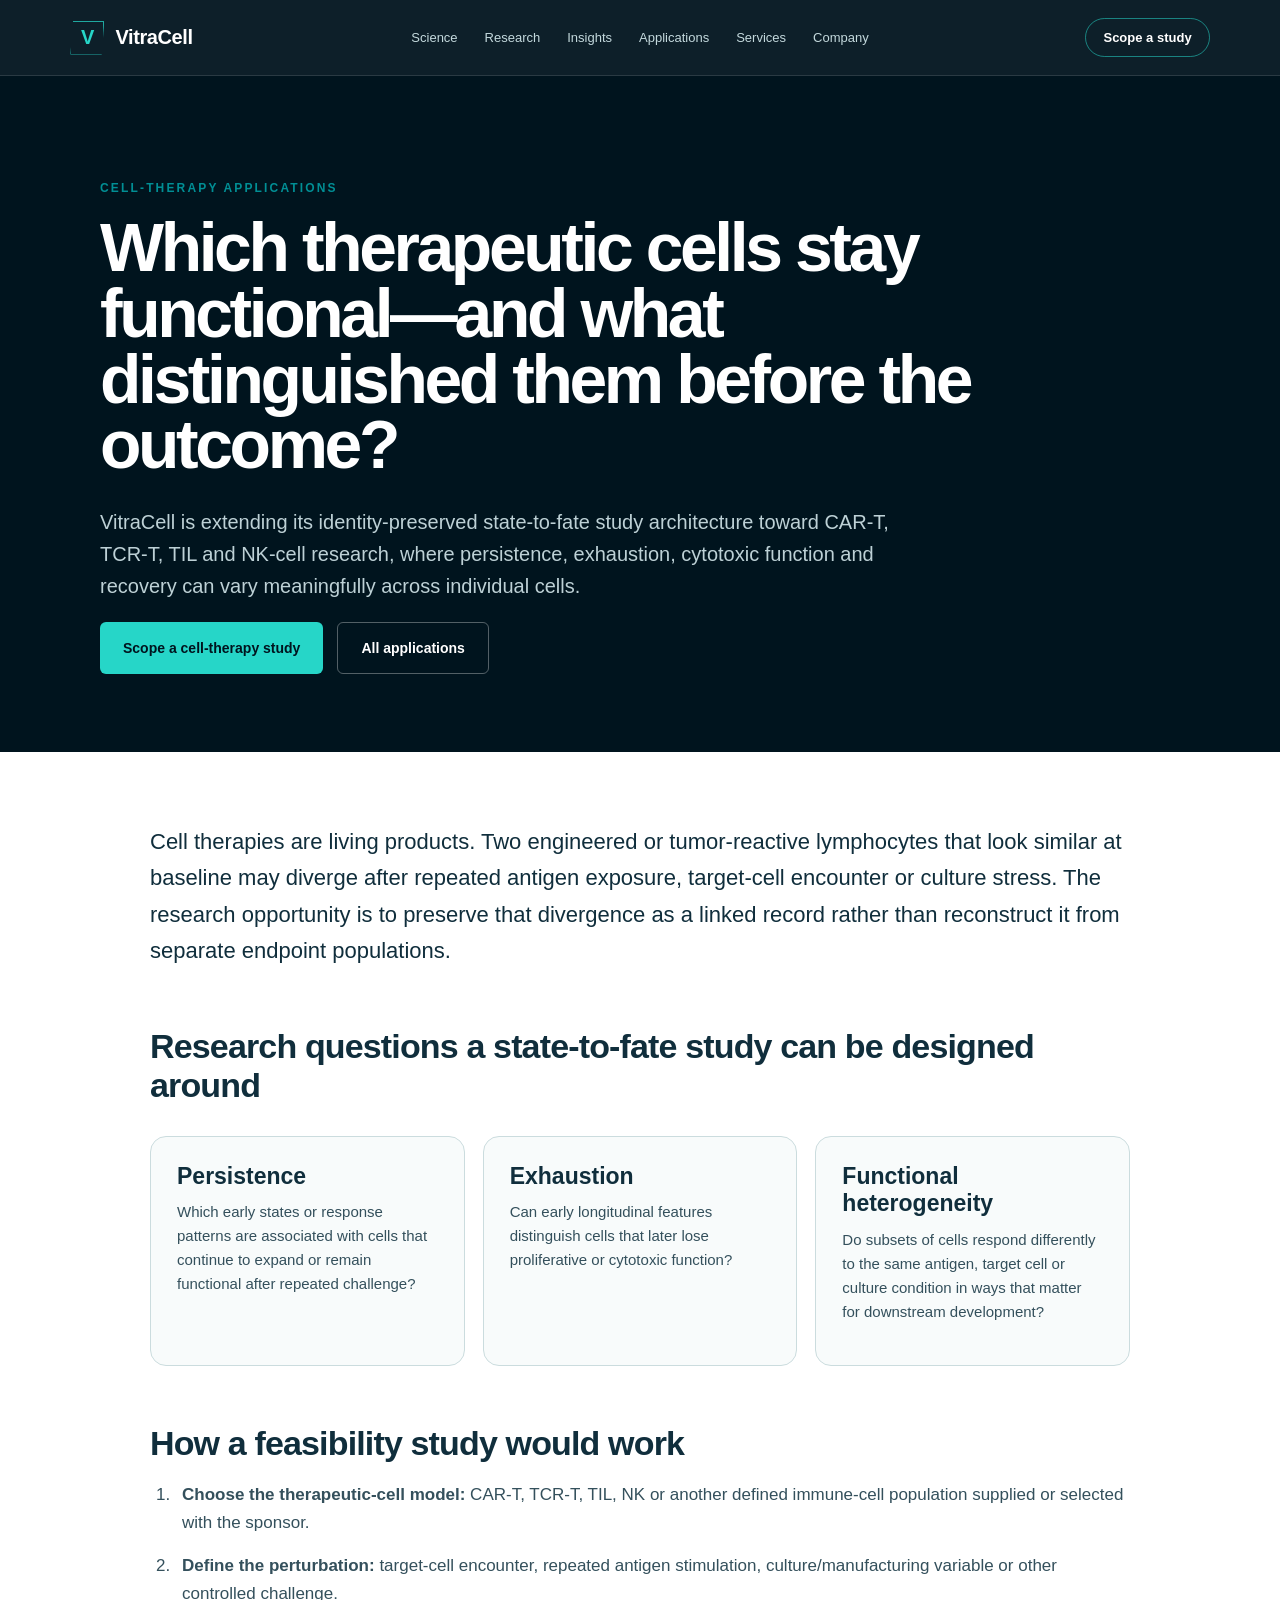
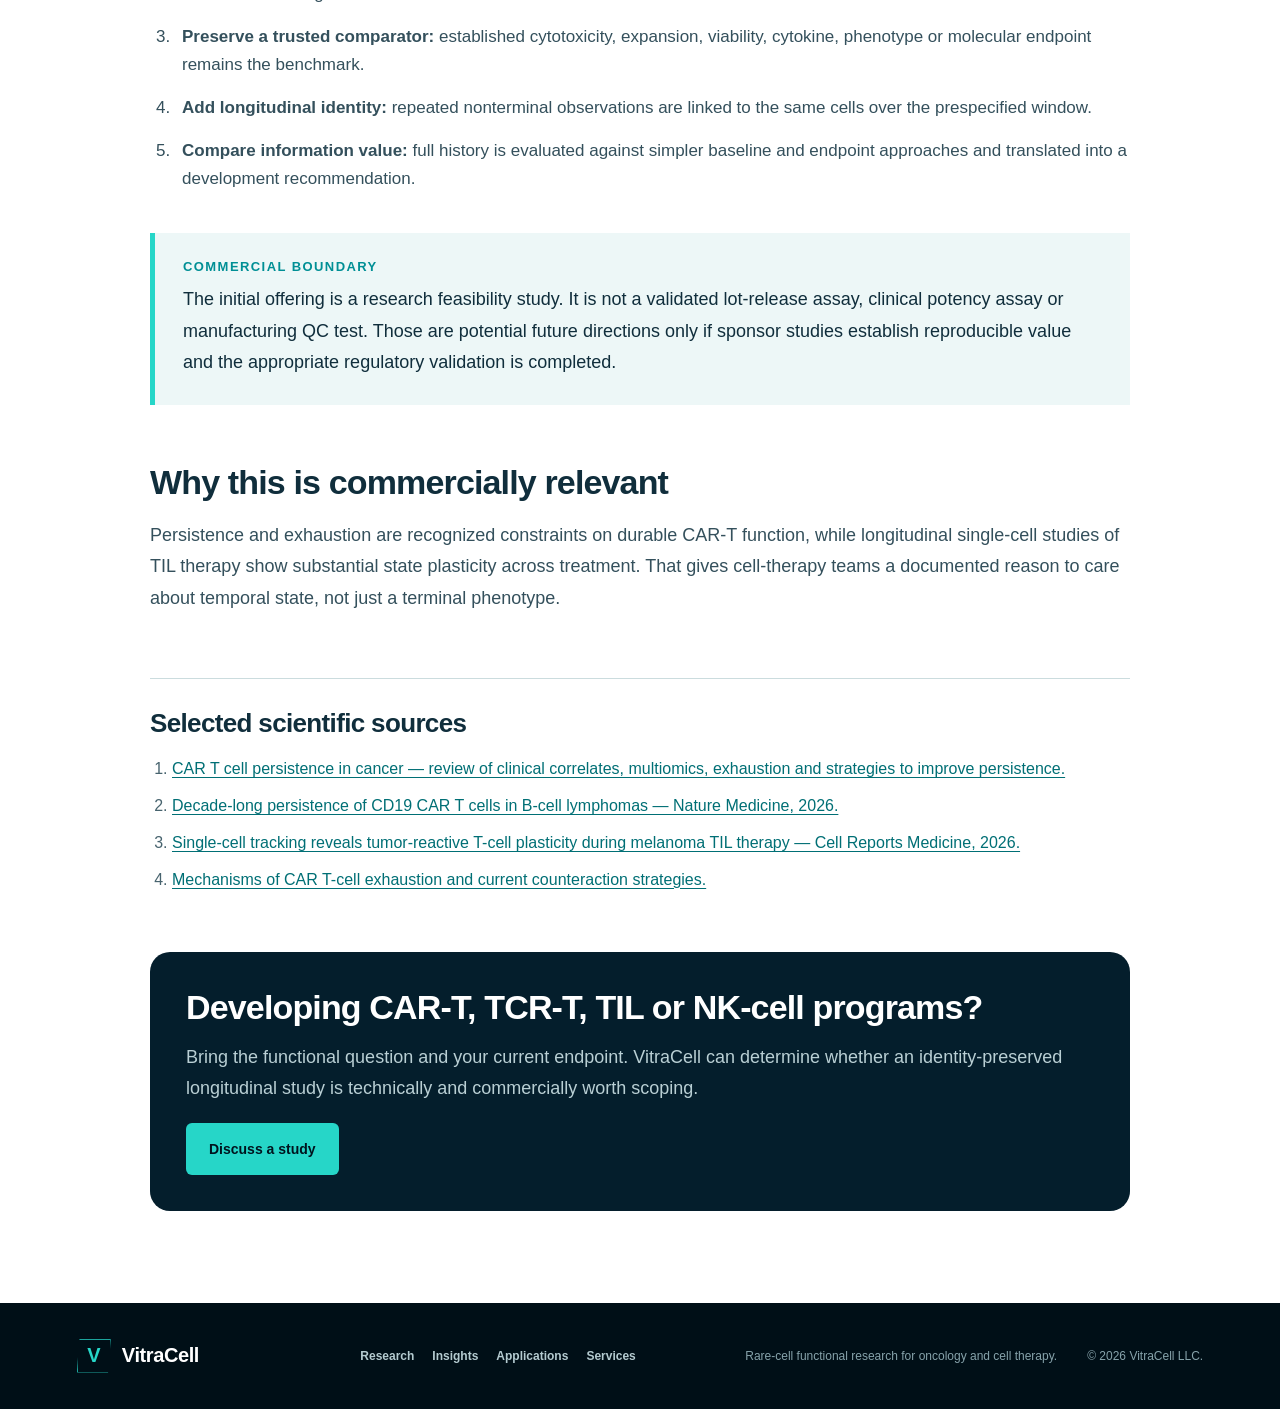
<file: applications/cell-therapy.html>
<!doctype html><html lang="en"><head><script async src="https://www.googletagmanager.com/gtag/js?id=G-EHH413H1GP"></script><script>window.dataLayer=window.dataLayer||[];function gtag(){dataLayer.push(arguments)}gtag('js',new Date());gtag('config','G-EHH413H1GP');</script><meta charset="utf-8"><meta name="viewport" content="width=device-width,initial-scale=1"><meta name="robots" content="index,follow,max-image-preview:large,max-snippet:-1"><meta name="theme-color" content="#00141e"><title>Cell Therapy State-to-Fate Research | CAR-T, TCR-T, TIL & NK | VitraCell</title><meta name="description" content="VitraCell is developing sponsor-defined state-to-fate research studies for cell therapy teams investigating persistence, exhaustion, killing activity and functional heterogeneity."><link rel="canonical" href="https://www.vitracell.io/applications/cell-therapy.html"><meta property="og:title" content="Cell Therapy State-to-Fate Research | CAR-T, TCR-T, TIL & NK | VitraCell"><meta property="og:description" content="VitraCell is developing sponsor-defined state-to-fate research studies for cell therapy teams investigating persistence, exhaustion, killing activity and functional heterogeneity."><meta property="og:url" content="https://www.vitracell.io/applications/cell-therapy.html"><meta property="og:site_name" content="VitraCell"><meta property="og:type" content="website"><meta property="og:image" content="https://www.vitracell.io/og.png"><meta name="twitter:card" content="summary_large_image"><meta name="twitter:title" content="Cell Therapy State-to-Fate Research | CAR-T, TCR-T, TIL & NK | VitraCell"><meta name="twitter:description" content="VitraCell is developing sponsor-defined state-to-fate research studies for cell therapy teams investigating persistence, exhaustion, killing activity and functional heterogeneity."><meta name="twitter:image" content="https://www.vitracell.io/og.png"><link rel="icon" href="/favicon.svg" type="image/svg+xml"><link rel="stylesheet" href="/styles.css"><script type="application/ld+json">{"@context":"https://schema.org","@type":"Service","name":"VitraCell Cell Therapy State-to-Fate Feasibility Study","provider":{"@type":"Organization","name":"VitraCell LLC","url":"https://www.vitracell.io/"},"serviceType":"Preclinical cell-therapy research services","description":"VitraCell is developing sponsor-defined state-to-fate research studies for cell therapy teams investigating persistence, exhaustion, killing activity and functional heterogeneity."}</script></head><body class="article-page"><header class="site-header"><a class="brand" href="/" aria-label="VitraCell home"><span class="brand-mark" aria-hidden="true">V</span><span>VitraCell</span></a><nav class="desktop-nav" aria-label="Primary navigation"><a href="/#state-to-fate">Science</a><a href="/research/delta-state-response.html">Research</a><a href="/insights/">Insights</a><a href="/applications/">Applications</a><a href="/services/rare-cell-studies.html">Services</a><a href="/#company">Company</a></nav><details class="mobile-menu"><summary aria-label="Open navigation">Menu</summary><div><a href="/#state-to-fate">Science</a><a href="/research/delta-state-response.html">Research</a><a href="/insights/">Insights</a><a href="/applications/">Applications</a><a href="/services/rare-cell-studies.html">Services</a><a href="/#company">Company</a></div></details><a class="header-cta" data-cta="header-scope-study" href="mailto:Gregory.Moore@VitraCell.io?subject=VitraCell%20Rare-Cell%20Study%20Scope">Scope a study</a></header><main>
<section class="article-hero cell-therapy-hero"><div class="article-shell"><p class="eyebrow">Cell-therapy applications</p><h1>Which therapeutic cells stay functional—and what distinguished them before the outcome?</h1><p class="article-deck">VitraCell is extending its identity-preserved state-to-fate study architecture toward CAR-T, TCR-T, TIL and NK-cell research, where persistence, exhaustion, cytotoxic function and recovery can vary meaningfully across individual cells.</p><div class="hero-actions"><a class="button button-primary" href="mailto:Gregory.Moore@VitraCell.io?subject=VitraCell%20Cell-Therapy%20Study%20Scope&body=Cell%20therapy%20type%3A%0A%0AFunctional%20question%3A%0A%0ACurrent%20assay%20or%20endpoint%3A%0A%0ADecision%20this%20study%20should%20inform%3A%0A">Scope a cell-therapy study</a><a class="button button-secondary" href="/applications/">All applications</a></div></div></section>
<section class="article-shell article-body partner-body"><p class="lead">Cell therapies are living products. Two engineered or tumor-reactive lymphocytes that look similar at baseline may diverge after repeated antigen exposure, target-cell encounter or culture stress. The research opportunity is to preserve that divergence as a linked record rather than reconstruct it from separate endpoint populations.</p>
<h2>Research questions a state-to-fate study can be designed around</h2><div class="partner-cards"><article><h3>Persistence</h3><p>Which early states or response patterns are associated with cells that continue to expand or remain functional after repeated challenge?</p></article><article><h3>Exhaustion</h3><p>Can early longitudinal features distinguish cells that later lose proliferative or cytotoxic function?</p></article><article><h3>Functional heterogeneity</h3><p>Do subsets of cells respond differently to the same antigen, target cell or culture condition in ways that matter for downstream development?</p></article></div>
<h2>How a feasibility study would work</h2><ol class="numbered-steps"><li><strong>Choose the therapeutic-cell model:</strong> CAR-T, TCR-T, TIL, NK or another defined immune-cell population supplied or selected with the sponsor.</li><li><strong>Define the perturbation:</strong> target-cell encounter, repeated antigen stimulation, culture/manufacturing variable or other controlled challenge.</li><li><strong>Preserve a trusted comparator:</strong> established cytotoxicity, expansion, viability, cytokine, phenotype or molecular endpoint remains the benchmark.</li><li><strong>Add longitudinal identity:</strong> repeated nonterminal observations are linked to the same cells over the prespecified window.</li><li><strong>Compare information value:</strong> full history is evaluated against simpler baseline and endpoint approaches and translated into a development recommendation.</li></ol>
<div class="article-callout"><strong>Commercial boundary</strong><p>The initial offering is a research feasibility study. It is not a validated lot-release assay, clinical potency assay or manufacturing QC test. Those are potential future directions only if sponsor studies establish reproducible value and the appropriate regulatory validation is completed.</p></div>
<h2>Why this is commercially relevant</h2><p>Persistence and exhaustion are recognized constraints on durable CAR-T function, while longitudinal single-cell studies of TIL therapy show substantial state plasticity across treatment. That gives cell-therapy teams a documented reason to care about temporal state, not just a terminal phenotype.</p>
<section class="article-sources"><h2>Selected scientific sources</h2><ol><li><a href="https://pubmed.ncbi.nlm.nih.gov/40973578/" target="_blank" rel="noopener">CAR T cell persistence in cancer — review of clinical correlates, multiomics, exhaustion and strategies to improve persistence.</a></li><li><a href="https://www.nature.com/articles/s41591-026-04578-1" target="_blank" rel="noopener">Decade-long persistence of CD19 CAR T cells in B-cell lymphomas — Nature Medicine, 2026.</a></li><li><a href="https://pubmed.ncbi.nlm.nih.gov/42743921/" target="_blank" rel="noopener">Single-cell tracking reveals tumor-reactive T-cell plasticity during melanoma TIL therapy — Cell Reports Medicine, 2026.</a></li><li><a href="https://pmc.ncbi.nlm.nih.gov/articles/PMC9773844/" target="_blank" rel="noopener">Mechanisms of CAR T-cell exhaustion and current counteraction strategies.</a></li></ol></section>
<div class="partner-final"><h2>Developing CAR-T, TCR-T, TIL or NK-cell programs?</h2><p>Bring the functional question and your current endpoint. VitraCell can determine whether an identity-preserved longitudinal study is technically and commercially worth scoping.</p><a class="button button-primary" href="mailto:Gregory.Moore@VitraCell.io?subject=VitraCell%20Cell-Therapy%20Study%20Scope">Discuss a study</a></div>
</section></main><footer><div class="brand footer-brand"><span class="brand-mark" aria-hidden="true">V</span><span>VitraCell</span></div><div class="footer-links"><a href="/research/delta-state-response.html">Research</a><a href="/insights/">Insights</a><a href="/applications/">Applications</a><a href="/services/rare-cell-studies.html">Services</a></div><p>Rare-cell functional research for oncology and cell therapy.</p><p>© 2026 VitraCell LLC.</p></footer><script>document.addEventListener('click',function(e){var a=e.target.closest('a');if(!a||typeof gtag!=='function')return;var h=a.getAttribute('href')||'';if(h.indexOf('mailto:')===0)gtag('event','contact_click',{link_text:(a.textContent||'').trim(),link_url:h,cta:a.dataset.cta||''});});</script></body></html>
</file>
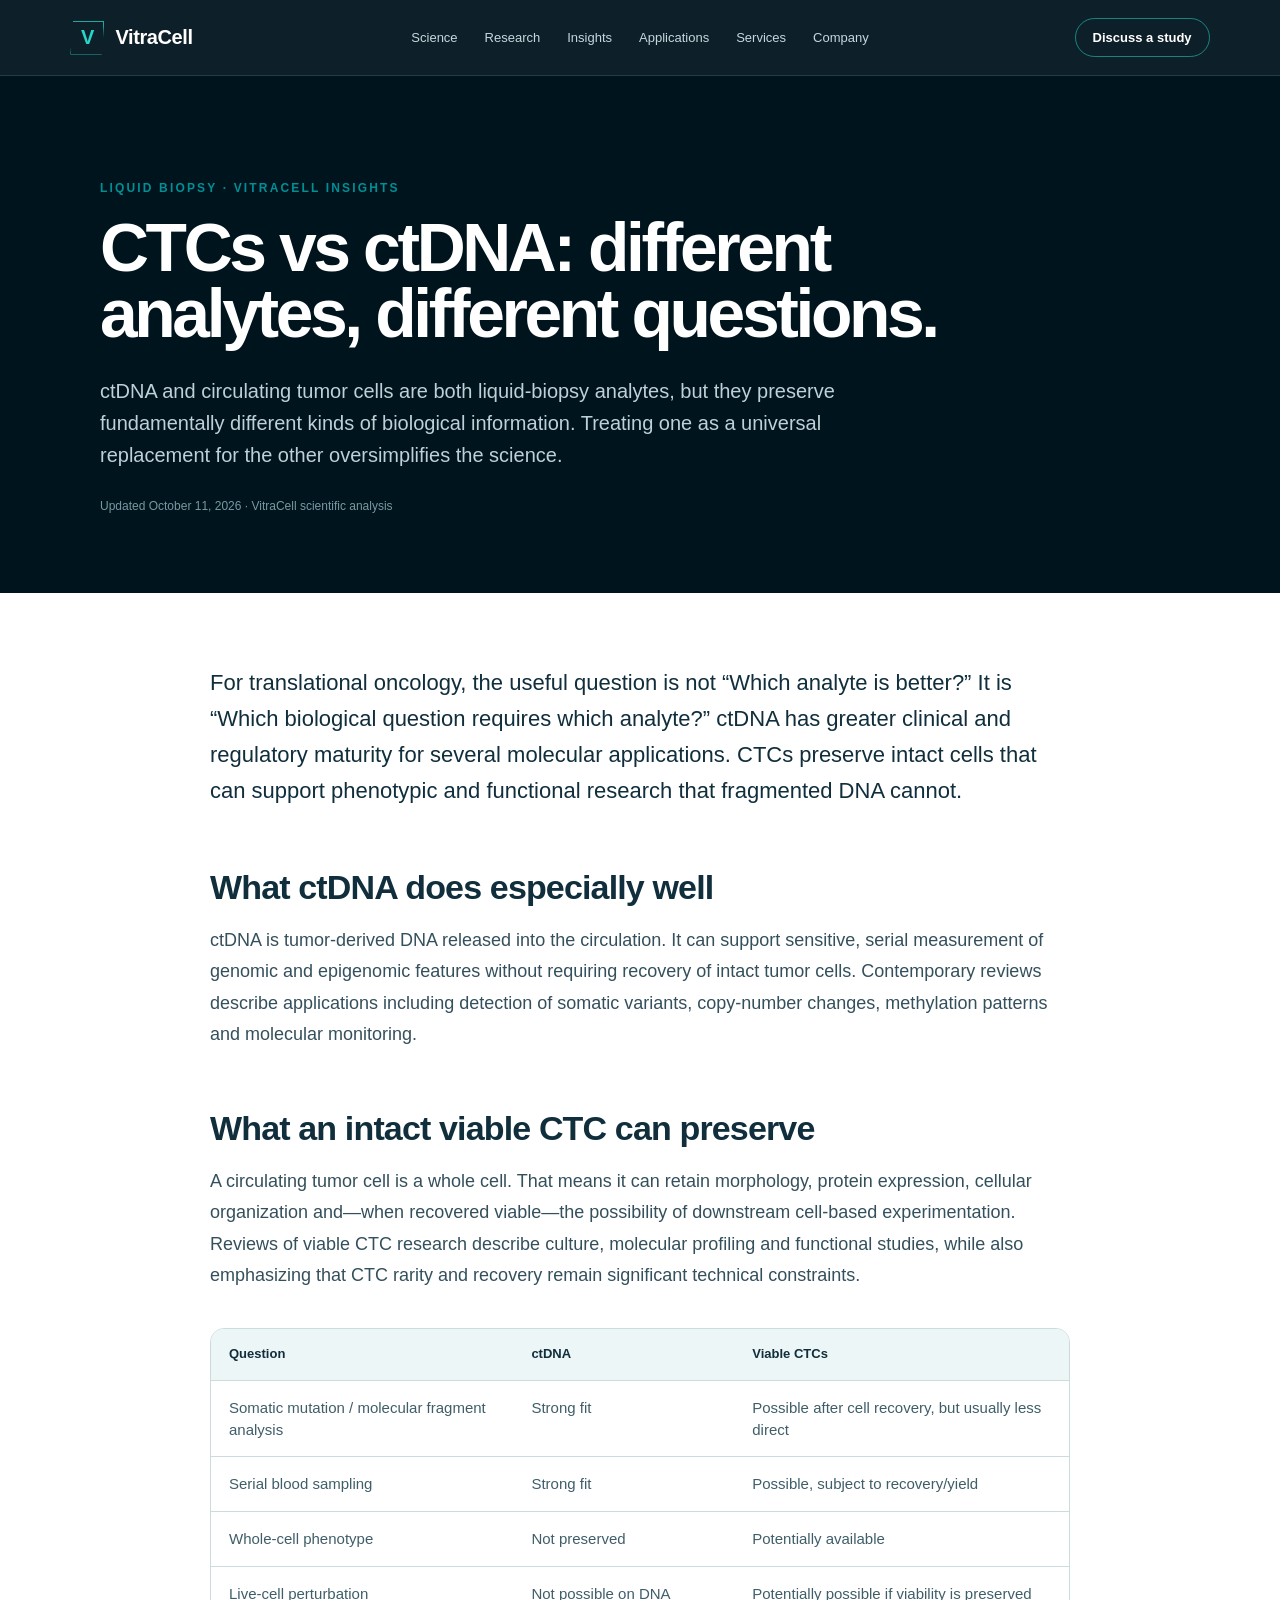
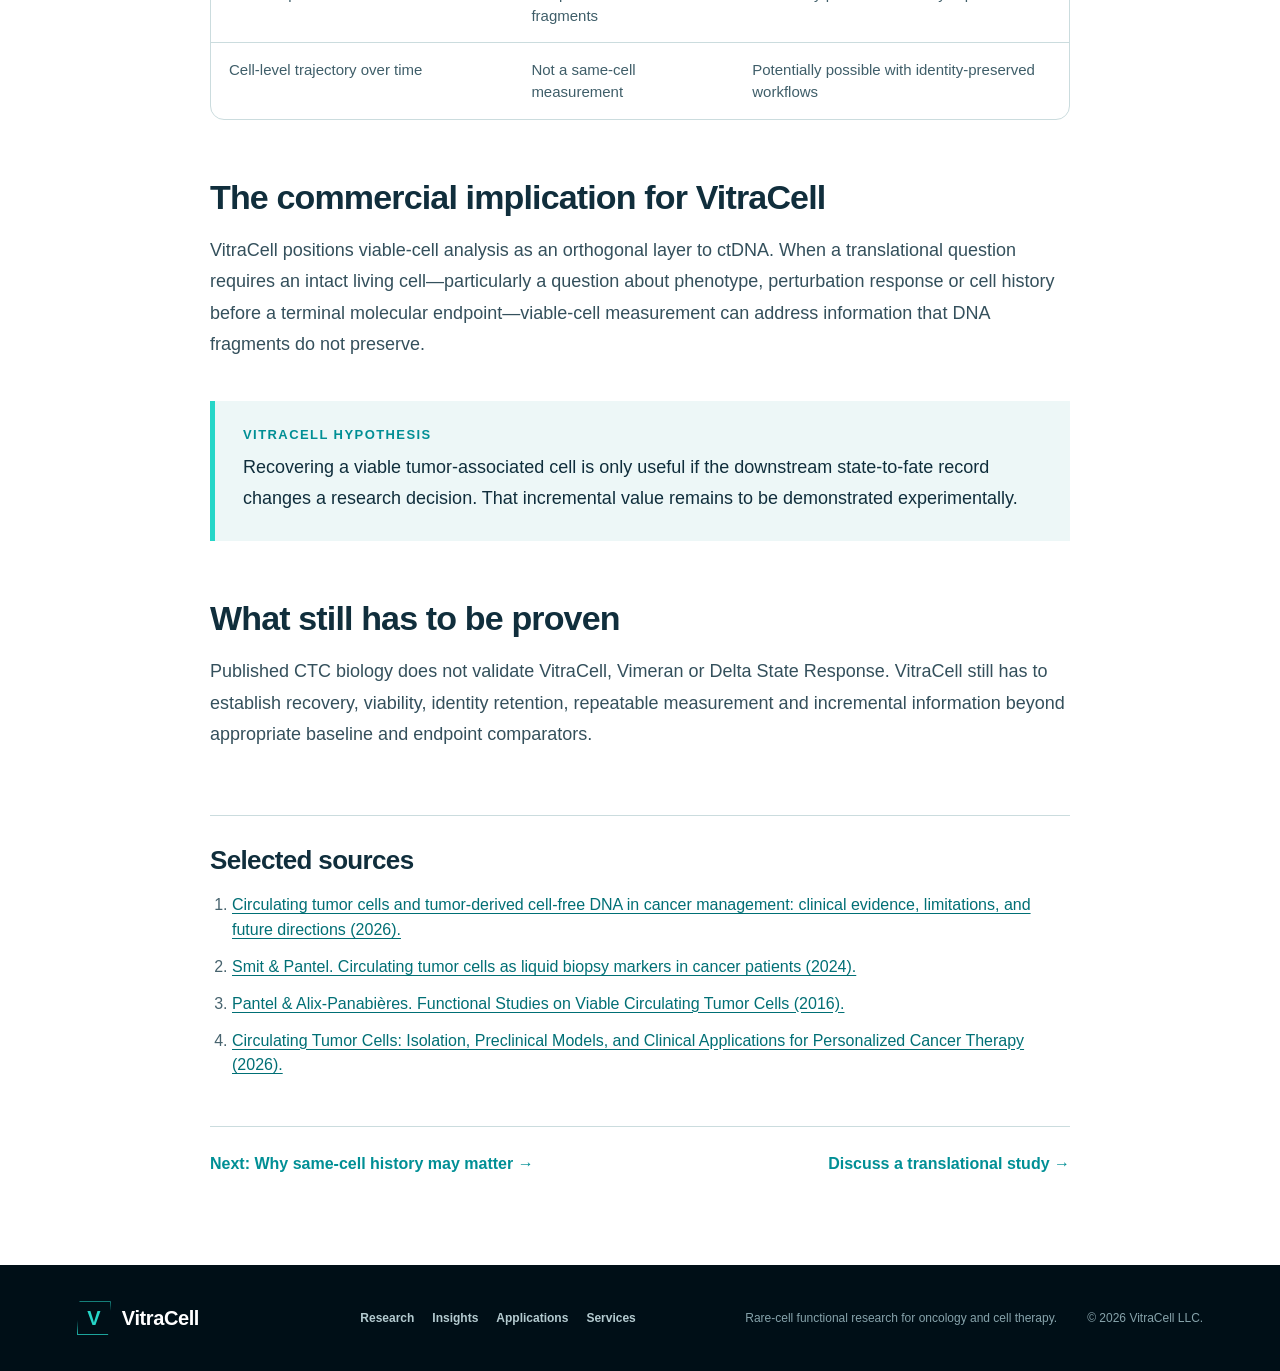
<file: insights/ctc-vs-ctdna.html>
<!doctype html>
<html lang="en">
<head>
<script async src="https://www.googletagmanager.com/gtag/js?id=G-EHH413H1GP"></script>
<script>window.dataLayer=window.dataLayer||[];function gtag(){dataLayer.push(arguments)}gtag('js',new Date());gtag('config','G-EHH413H1GP');</script>
<meta charset="utf-8">
<meta name="viewport" content="width=device-width,initial-scale=1">
<meta name="robots" content="index,follow,max-image-preview:large,max-snippet:-1">
<meta name="theme-color" content="#00141e">
<title>CTCs vs ctDNA: What Each Liquid-Biopsy Analyte Can Tell You | VitraCell</title>
<meta name="description" content="A source-linked comparison of circulating tumor cells and ctDNA for translational oncology, including strengths, limitations and where viable-cell analysis may be complementary.">
<link rel="canonical" href="https://www.vitracell.io/insights/ctc-vs-ctdna.html">
<meta property="og:title" content="CTCs vs ctDNA: What Each Liquid-Biopsy Analyte Can Tell You | VitraCell">
<meta property="og:description" content="A source-linked comparison of circulating tumor cells and ctDNA for translational oncology, including strengths, limitations and where viable-cell analysis may be complementary.">
<meta property="og:url" content="https://www.vitracell.io/insights/ctc-vs-ctdna.html">
<meta property="og:site_name" content="VitraCell">
<meta property="og:type" content="article">
<meta property="og:image" content="https://www.vitracell.io/og.png">
<meta name="twitter:card" content="summary_large_image">
<meta name="twitter:title" content="CTCs vs ctDNA: What Each Liquid-Biopsy Analyte Can Tell You | VitraCell">
<meta name="twitter:description" content="A source-linked comparison of circulating tumor cells and ctDNA for translational oncology, including strengths, limitations and where viable-cell analysis may be complementary.">
<meta name="twitter:image" content="https://www.vitracell.io/og.png">
<link rel="icon" href="/favicon.svg" type="image/svg+xml">
<link rel="stylesheet" href="/styles.css">
<script type="application/ld+json">{"@context":"https://schema.org","@type":"Article","headline":"CTCs vs ctDNA: different analytes, different questions","description":"A source-linked comparison of circulating tumor cells and ctDNA for translational oncology, including strengths, limitations and where viable-cell analysis may be complementary.","datePublished":"2026-10-11","dateModified":"2026-10-11","author":{"@type":"Person","name":"Gregory Moore"},"publisher":{"@type":"Organization","name":"VitraCell","url":"https://www.vitracell.io/"},"mainEntityOfPage":"https://www.vitracell.io/insights/ctc-vs-ctdna.html","articleSection":"Liquid biopsy","inLanguage":"en-US"}</script>
</head>
<body class="article-page">
<header class="site-header"><a class="brand" href="/" aria-label="VitraCell home"><span class="brand-mark" aria-hidden="true">V</span><span>VitraCell</span></a><nav class="desktop-nav" aria-label="Primary navigation"><a href="/#state-to-fate">Science</a><a href="/research/delta-state-response.html">Research</a><a href="/insights/">Insights</a><a href="/applications/">Applications</a><a href="/services/rare-cell-studies.html">Services</a><a href="/#company">Company</a></nav><details class="mobile-menu"><summary aria-label="Open navigation">Menu</summary><div><a href="/#state-to-fate">Science</a><a href="/research/delta-state-response.html">Research</a><a href="/insights/">Insights</a><a href="/applications/">Applications</a><a href="/services/rare-cell-studies.html">Services</a><a href="/#company">Company</a></div></details><a class="header-cta" data-cta="header-discuss-study" href="mailto:Gregory.Moore@VitraCell.io?subject=VitraCell%20Research%20Collaboration">Discuss a study</a></header>
<main>
<article>
<header class="article-hero"><div class="article-shell"><p class="eyebrow">Liquid biopsy · VitraCell Insights</p><h1>CTCs vs ctDNA: different analytes, different questions.</h1><p class="article-deck">ctDNA and circulating tumor cells are both liquid-biopsy analytes, but they preserve fundamentally different kinds of biological information. Treating one as a universal replacement for the other oversimplifies the science.</p><div class="article-meta">Updated October 11, 2026 · VitraCell scientific analysis</div></div></header>
<div class="article-shell article-body">
<p class="lead">For translational oncology, the useful question is not “Which analyte is better?” It is “Which biological question requires which analyte?” ctDNA has greater clinical and regulatory maturity for several molecular applications. CTCs preserve intact cells that can support phenotypic and functional research that fragmented DNA cannot.</p>
<h2>What ctDNA does especially well</h2>
<p>ctDNA is tumor-derived DNA released into the circulation. It can support sensitive, serial measurement of genomic and epigenomic features without requiring recovery of intact tumor cells. Contemporary reviews describe applications including detection of somatic variants, copy-number changes, methylation patterns and molecular monitoring.</p>
<h2>What an intact viable CTC can preserve</h2>
<p>A circulating tumor cell is a whole cell. That means it can retain morphology, protein expression, cellular organization and—when recovered viable—the possibility of downstream cell-based experimentation. Reviews of viable CTC research describe culture, molecular profiling and functional studies, while also emphasizing that CTC rarity and recovery remain significant technical constraints.</p>
<div class="table-wrap"><table class="comparison-table"><thead><tr><th>Question</th><th>ctDNA</th><th>Viable CTCs</th></tr></thead><tbody>
<tr><td>Somatic mutation / molecular fragment analysis</td><td>Strong fit</td><td>Possible after cell recovery, but usually less direct</td></tr>
<tr><td>Serial blood sampling</td><td>Strong fit</td><td>Possible, subject to recovery/yield</td></tr>
<tr><td>Whole-cell phenotype</td><td>Not preserved</td><td>Potentially available</td></tr>
<tr><td>Live-cell perturbation</td><td>Not possible on DNA fragments</td><td>Potentially possible if viability is preserved</td></tr>
<tr><td>Cell-level trajectory over time</td><td>Not a same-cell measurement</td><td>Potentially possible with identity-preserved workflows</td></tr>
</tbody></table></div>
<h2>The commercial implication for VitraCell</h2>
<p>VitraCell positions viable-cell analysis as an orthogonal layer to ctDNA. When a translational question requires an intact living cell—particularly a question about phenotype, perturbation response or cell history before a terminal molecular endpoint—viable-cell measurement can address information that DNA fragments do not preserve.</p>
<div class="article-callout"><strong>VitraCell hypothesis</strong><p>Recovering a viable tumor-associated cell is only useful if the downstream state-to-fate record changes a research decision. That incremental value remains to be demonstrated experimentally.</p></div>
<h2>What still has to be proven</h2>
<p>Published CTC biology does not validate VitraCell, Vimeran or Delta State Response. VitraCell still has to establish recovery, viability, identity retention, repeatable measurement and incremental information beyond appropriate baseline and endpoint comparators.</p>
<section class="article-sources"><h2>Selected sources</h2><ol>
<li><a href="https://pubmed.ncbi.nlm.nih.gov/42212495/" target="_blank" rel="noopener">Circulating tumor cells and tumor-derived cell-free DNA in cancer management: clinical evidence, limitations, and future directions (2026).</a></li>
<li><a href="https://pubmed.ncbi.nlm.nih.gov/38387225/" target="_blank" rel="noopener">Smit & Pantel. Circulating tumor cells as liquid biopsy markers in cancer patients (2024).</a></li>
<li><a href="https://pubmed.ncbi.nlm.nih.gov/26637479/" target="_blank" rel="noopener">Pantel & Alix-Panabières. Functional Studies on Viable Circulating Tumor Cells (2016).</a></li>
<li><a href="https://pubmed.ncbi.nlm.nih.gov/41897330/" target="_blank" rel="noopener">Circulating Tumor Cells: Isolation, Preclinical Models, and Clinical Applications for Personalized Cancer Therapy (2026).</a></li>
</ol></section>
<div class="related-links"><a href="/insights/same-cell-history-drug-response.html">Next: Why same-cell history may matter →</a><a href="/services/rare-cell-studies.html">Discuss a translational study →</a></div>
</div>
</article>
</main><footer><div class="brand footer-brand"><span class="brand-mark" aria-hidden="true">V</span><span>VitraCell</span></div><div class="footer-links"><a href="/research/delta-state-response.html">Research</a><a href="/insights/">Insights</a><a href="/applications/">Applications</a><a href="/services/rare-cell-studies.html">Services</a></div><p>Rare-cell functional research for oncology and cell therapy.</p><p>© 2026 VitraCell LLC.</p></footer><script>document.addEventListener('click',function(e){var a=e.target.closest('a');if(!a||typeof gtag!=='function')return;var h=a.getAttribute('href')||'';if(h.indexOf('mailto:')===0)gtag('event','contact_click',{link_text:(a.textContent||'').trim(),link_url:h});});</script></body></html>
</file>
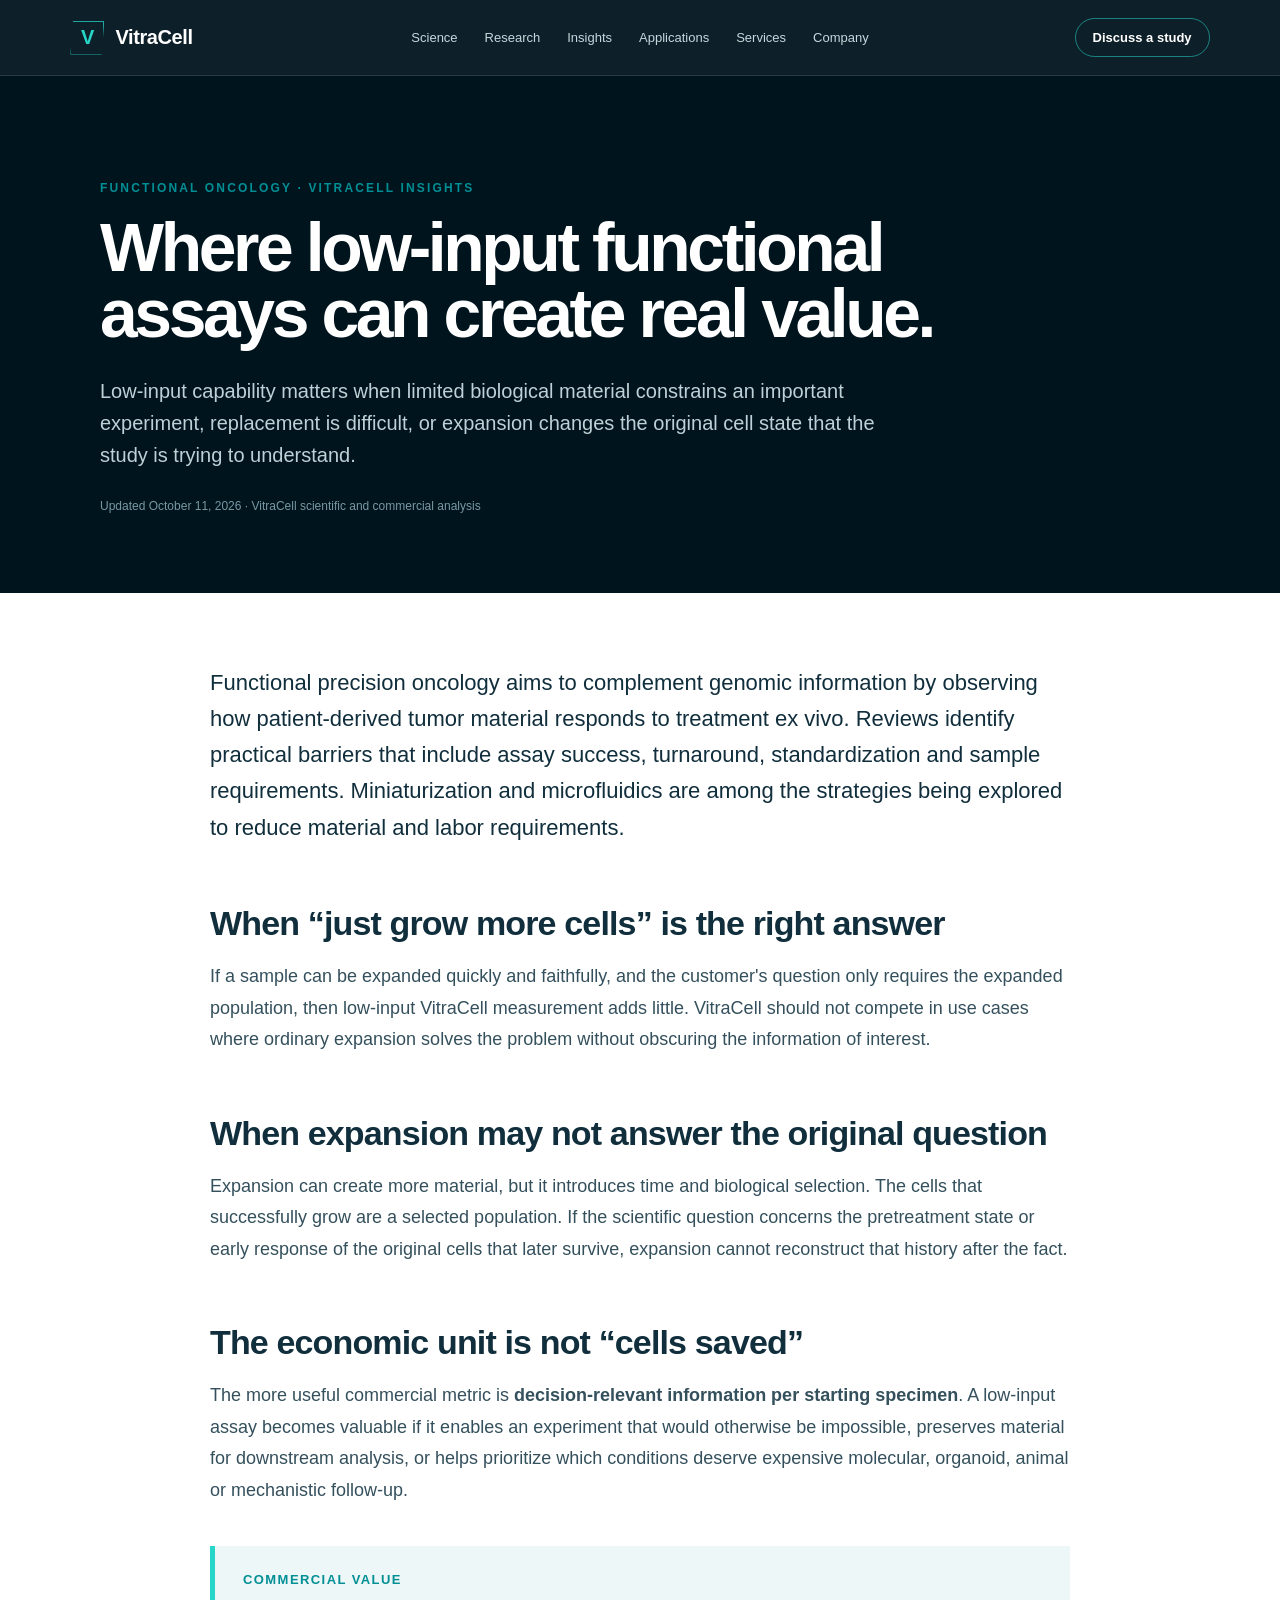
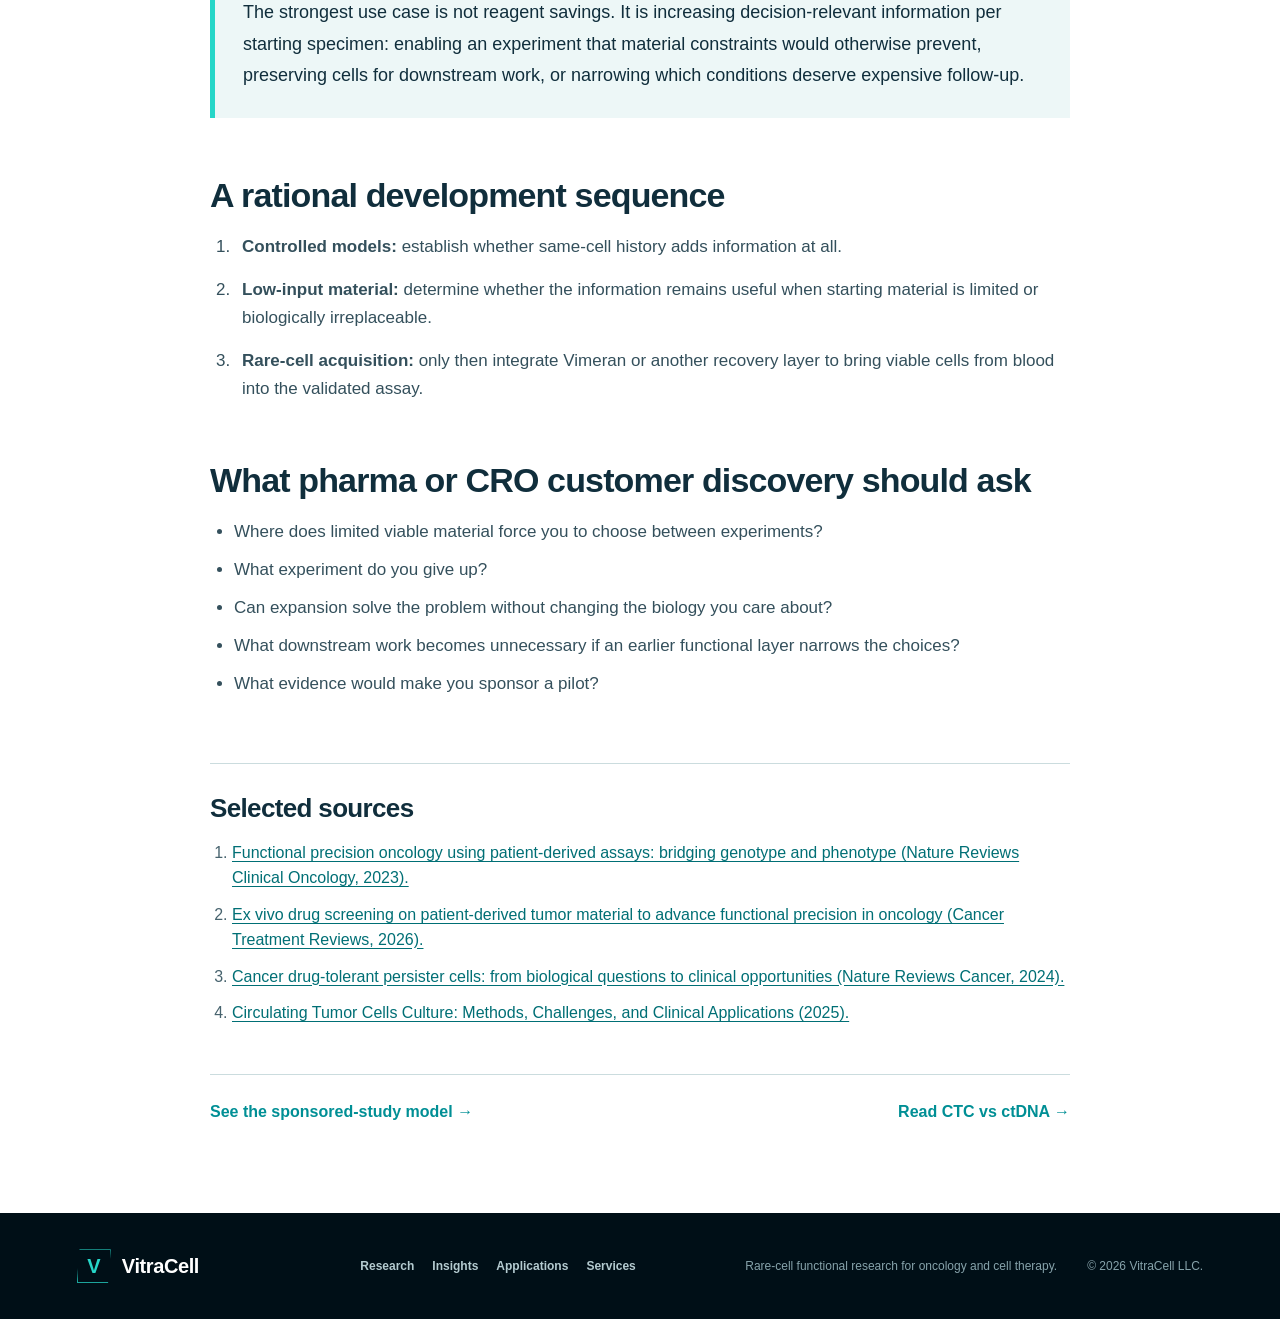
<file: insights/functional-precision-oncology-low-input.html>
<!doctype html>
<html lang="en">
<head>
<script async src="https://www.googletagmanager.com/gtag/js?id=G-EHH413H1GP"></script>
<script>window.dataLayer=window.dataLayer||[];function gtag(){dataLayer.push(arguments)}gtag('js',new Date());gtag('config','G-EHH413H1GP');</script>
<meta charset="utf-8">
<meta name="viewport" content="width=device-width,initial-scale=1">
<meta name="robots" content="index,follow,max-image-preview:large,max-snippet:-1">
<meta name="theme-color" content="#00141e">
<title>Low-Input Functional Precision Oncology: Where Scarce Cells Could Create Value | VitraCell</title>
<meta name="description" content="An evidence-based business and scientific analysis of when low-input tumor-cell assays could create value, when cell expansion is sufficient, and what VitraCell would have to prove.">
<link rel="canonical" href="https://www.vitracell.io/insights/functional-precision-oncology-low-input.html">
<meta property="og:title" content="Low-Input Functional Precision Oncology: Where Scarce Cells Could Create Value | VitraCell">
<meta property="og:description" content="An evidence-based business and scientific analysis of when low-input tumor-cell assays could create value, when cell expansion is sufficient, and what VitraCell would have to prove.">
<meta property="og:url" content="https://www.vitracell.io/insights/functional-precision-oncology-low-input.html">
<meta property="og:site_name" content="VitraCell">
<meta property="og:type" content="article">
<meta property="og:image" content="https://www.vitracell.io/og.png">
<meta name="twitter:card" content="summary_large_image">
<meta name="twitter:title" content="Low-Input Functional Precision Oncology: Where Scarce Cells Could Create Value | VitraCell">
<meta name="twitter:description" content="An evidence-based business and scientific analysis of when low-input tumor-cell assays could create value, when cell expansion is sufficient, and what VitraCell would have to prove.">
<meta name="twitter:image" content="https://www.vitracell.io/og.png">
<link rel="icon" href="/favicon.svg" type="image/svg+xml">
<link rel="stylesheet" href="/styles.css">
<script type="application/ld+json">{"@context":"https://schema.org","@type":"Article","headline":"Where low-input assays could create real value in functional precision oncology","description":"An evidence-based business and scientific analysis of when low-input tumor-cell assays could create value, when cell expansion is sufficient, and what VitraCell would have to prove.","datePublished":"2026-10-11","dateModified":"2026-10-11","author":{"@type":"Person","name":"Gregory Moore"},"publisher":{"@type":"Organization","name":"VitraCell","url":"https://www.vitracell.io/"},"mainEntityOfPage":"https://www.vitracell.io/insights/functional-precision-oncology-low-input.html","articleSection":"Functional precision oncology","inLanguage":"en-US"}</script>
</head>
<body class="article-page">
<header class="site-header"><a class="brand" href="/" aria-label="VitraCell home"><span class="brand-mark" aria-hidden="true">V</span><span>VitraCell</span></a><nav class="desktop-nav" aria-label="Primary navigation"><a href="/#state-to-fate">Science</a><a href="/research/delta-state-response.html">Research</a><a href="/insights/">Insights</a><a href="/applications/">Applications</a><a href="/services/rare-cell-studies.html">Services</a><a href="/#company">Company</a></nav><details class="mobile-menu"><summary aria-label="Open navigation">Menu</summary><div><a href="/#state-to-fate">Science</a><a href="/research/delta-state-response.html">Research</a><a href="/insights/">Insights</a><a href="/applications/">Applications</a><a href="/services/rare-cell-studies.html">Services</a><a href="/#company">Company</a></div></details><a class="header-cta" data-cta="header-discuss-study" href="mailto:Gregory.Moore@VitraCell.io?subject=VitraCell%20Research%20Collaboration">Discuss a study</a></header><main><article>
<header class="article-hero"><div class="article-shell"><p class="eyebrow">Functional oncology · VitraCell Insights</p><h1>Where low-input functional assays can create real value.</h1><p class="article-deck">Low-input capability matters when limited biological material constrains an important experiment, replacement is difficult, or expansion changes the original cell state that the study is trying to understand.</p><div class="article-meta">Updated October 11, 2026 · VitraCell scientific and commercial analysis</div></div></header>
<div class="article-shell article-body">
<p class="lead">Functional precision oncology aims to complement genomic information by observing how patient-derived tumor material responds to treatment ex vivo. Reviews identify practical barriers that include assay success, turnaround, standardization and sample requirements. Miniaturization and microfluidics are among the strategies being explored to reduce material and labor requirements.</p>
<h2>When “just grow more cells” is the right answer</h2>
<p>If a sample can be expanded quickly and faithfully, and the customer's question only requires the expanded population, then low-input VitraCell measurement adds little. VitraCell should not compete in use cases where ordinary expansion solves the problem without obscuring the information of interest.</p>
<h2>When expansion may not answer the original question</h2>
<p>Expansion can create more material, but it introduces time and biological selection. The cells that successfully grow are a selected population. If the scientific question concerns the pretreatment state or early response of the original cells that later survive, expansion cannot reconstruct that history after the fact.</p>
<h2>The economic unit is not “cells saved”</h2>
<p>The more useful commercial metric is <strong>decision-relevant information per starting specimen</strong>. A low-input assay becomes valuable if it enables an experiment that would otherwise be impossible, preserves material for downstream analysis, or helps prioritize which conditions deserve expensive molecular, organoid, animal or mechanistic follow-up.</p>
<div class="article-callout"><strong>Commercial value</strong><p>The strongest use case is not reagent savings. It is increasing decision-relevant information per starting specimen: enabling an experiment that material constraints would otherwise prevent, preserving cells for downstream work, or narrowing which conditions deserve expensive follow-up.</p></div>
<h2>A rational development sequence</h2>
<ol class="numbered-steps"><li><strong>Controlled models:</strong> establish whether same-cell history adds information at all.</li><li><strong>Low-input material:</strong> determine whether the information remains useful when starting material is limited or biologically irreplaceable.</li><li><strong>Rare-cell acquisition:</strong> only then integrate Vimeran or another recovery layer to bring viable cells from blood into the validated assay.</li></ol>
<h2>What pharma or CRO customer discovery should ask</h2>
<ul class="article-list"><li>Where does limited viable material force you to choose between experiments?</li><li>What experiment do you give up?</li><li>Can expansion solve the problem without changing the biology you care about?</li><li>What downstream work becomes unnecessary if an earlier functional layer narrows the choices?</li><li>What evidence would make you sponsor a pilot?</li></ul>
<section class="article-sources"><h2>Selected sources</h2><ol>
<li><a href="https://www.nature.com/articles/s41571-023-00745-2" target="_blank" rel="noopener">Functional precision oncology using patient-derived assays: bridging genotype and phenotype (Nature Reviews Clinical Oncology, 2023).</a></li>
<li><a href="https://pubmed.ncbi.nlm.nih.gov/41475298/" target="_blank" rel="noopener">Ex vivo drug screening on patient-derived tumor material to advance functional precision in oncology (Cancer Treatment Reviews, 2026).</a></li>
<li><a href="https://www.nature.com/articles/s41568-024-00737-z" target="_blank" rel="noopener">Cancer drug-tolerant persister cells: from biological questions to clinical opportunities (Nature Reviews Cancer, 2024).</a></li>
<li><a href="https://pubmed.ncbi.nlm.nih.gov/39726345/" target="_blank" rel="noopener">Circulating Tumor Cells Culture: Methods, Challenges, and Clinical Applications (2025).</a></li>
</ol></section>
<div class="related-links"><a href="/services/rare-cell-studies.html">See the sponsored-study model →</a><a href="/insights/ctc-vs-ctdna.html">Read CTC vs ctDNA →</a></div>
</div></article></main><footer><div class="brand footer-brand"><span class="brand-mark" aria-hidden="true">V</span><span>VitraCell</span></div><div class="footer-links"><a href="/research/delta-state-response.html">Research</a><a href="/insights/">Insights</a><a href="/applications/">Applications</a><a href="/services/rare-cell-studies.html">Services</a></div><p>Rare-cell functional research for oncology and cell therapy.</p><p>© 2026 VitraCell LLC.</p></footer><script>document.addEventListener('click',function(e){var a=e.target.closest('a');if(!a||typeof gtag!=='function')return;var h=a.getAttribute('href')||'';if(h.indexOf('mailto:')===0)gtag('event','contact_click',{link_text:(a.textContent||'').trim(),link_url:h});});</script></body></html>
</file>
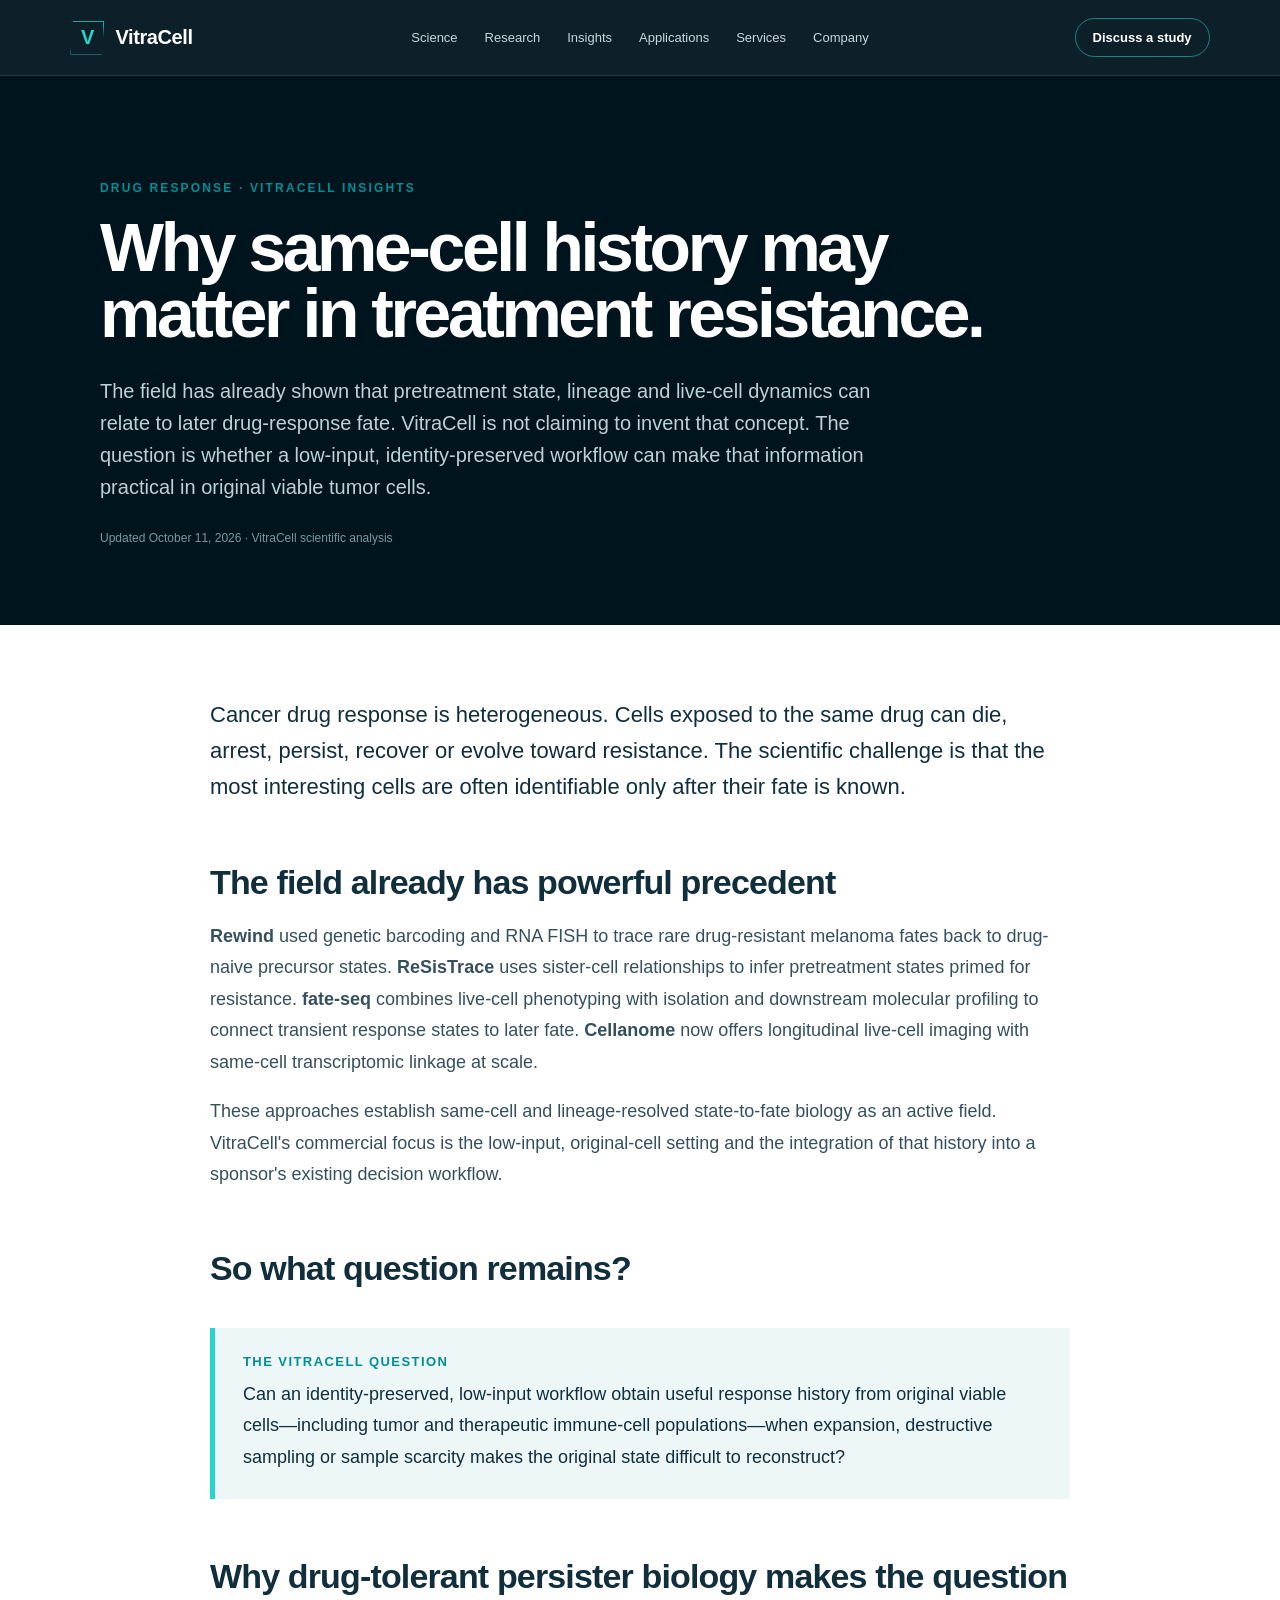
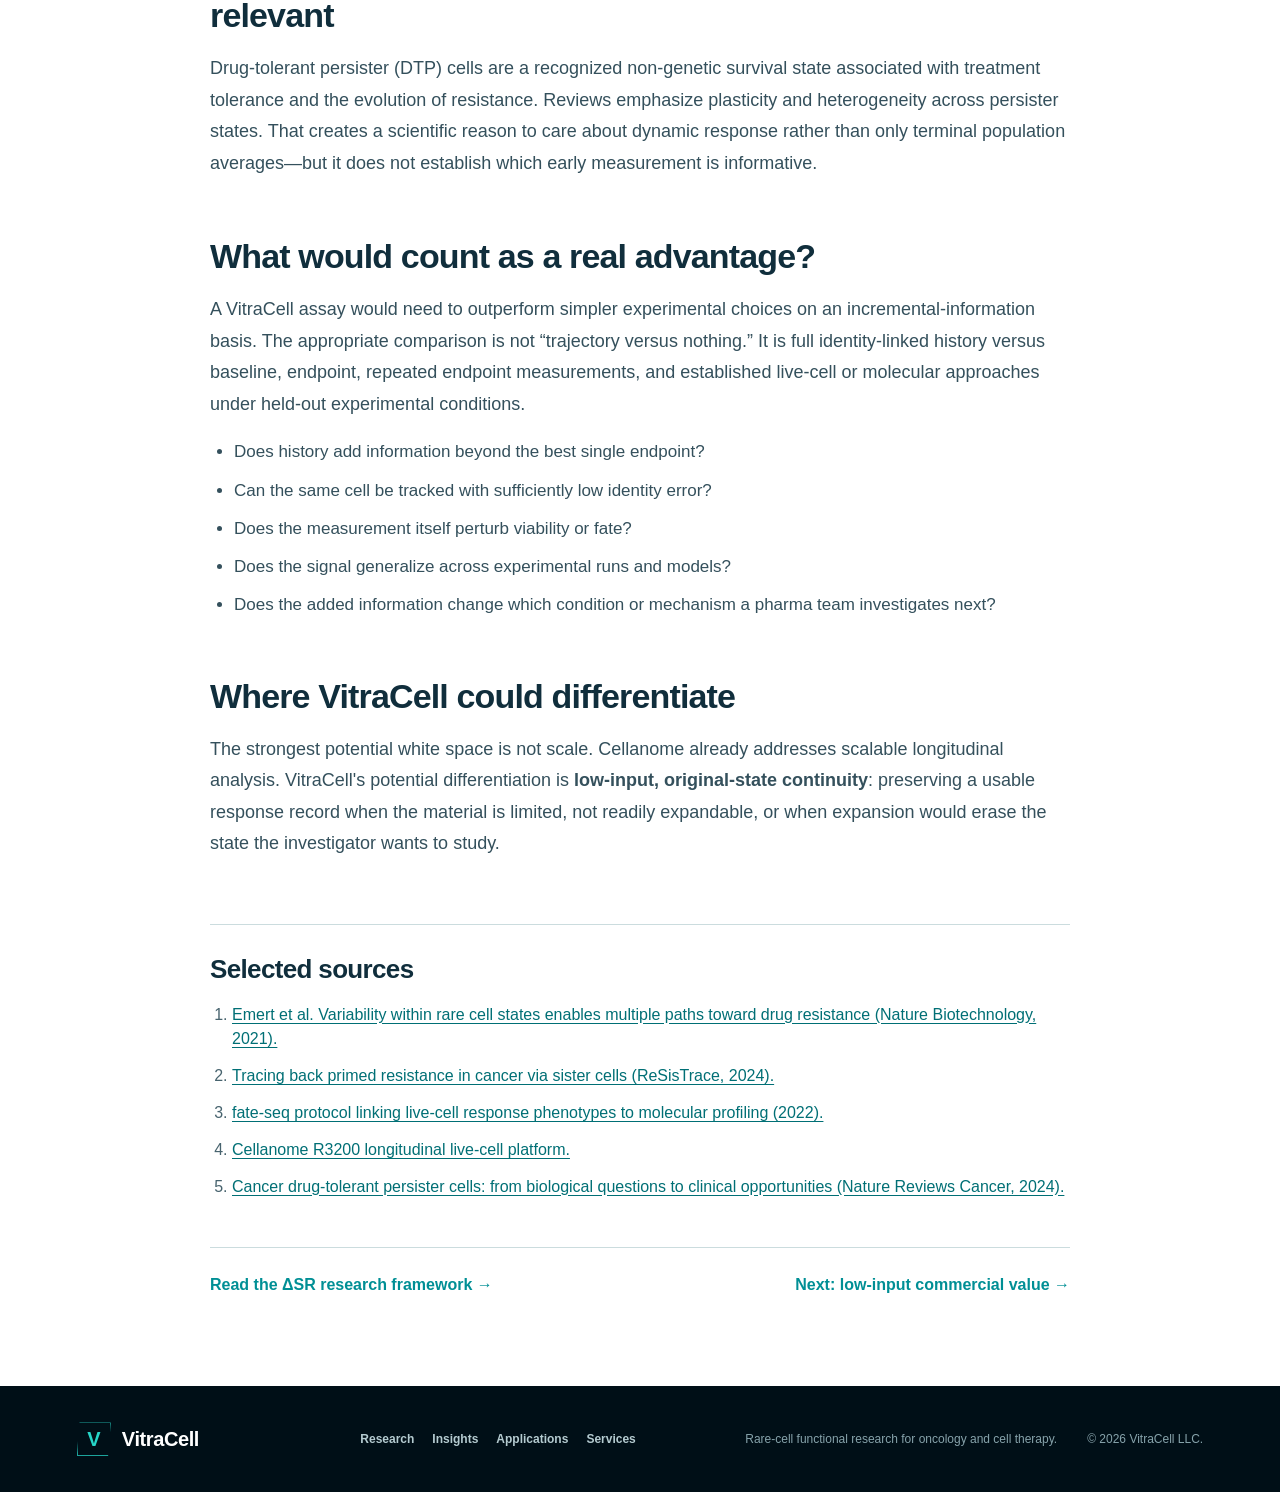
<file: insights/same-cell-history-drug-response.html>
<!doctype html>
<html lang="en">
<head>
<script async src="https://www.googletagmanager.com/gtag/js?id=G-EHH413H1GP"></script>
<script>window.dataLayer=window.dataLayer||[];function gtag(){dataLayer.push(arguments)}gtag('js',new Date());gtag('config','G-EHH413H1GP');</script>
<meta charset="utf-8">
<meta name="viewport" content="width=device-width,initial-scale=1">
<meta name="robots" content="index,follow,max-image-preview:large,max-snippet:-1">
<meta name="theme-color" content="#00141e">
<title>Same-Cell Tracking in Cancer Drug Response: What the Evidence Shows | VitraCell</title>
<meta name="description" content="A rigorous review of same-cell and lineage approaches in drug-response research, including Rewind, fate-seq, ReSisTrace, Cellanome and VitraCell's narrower state-to-fate hypothesis.">
<link rel="canonical" href="https://www.vitracell.io/insights/same-cell-history-drug-response.html">
<meta property="og:title" content="Same-Cell Tracking in Cancer Drug Response: What the Evidence Shows | VitraCell">
<meta property="og:description" content="A rigorous review of same-cell and lineage approaches in drug-response research, including Rewind, fate-seq, ReSisTrace, Cellanome and VitraCell's narrower state-to-fate hypothesis.">
<meta property="og:url" content="https://www.vitracell.io/insights/same-cell-history-drug-response.html">
<meta property="og:site_name" content="VitraCell">
<meta property="og:type" content="article">
<meta property="og:image" content="https://www.vitracell.io/og.png">
<meta name="twitter:card" content="summary_large_image">
<meta name="twitter:title" content="Same-Cell Tracking in Cancer Drug Response: What the Evidence Shows | VitraCell">
<meta name="twitter:description" content="A rigorous review of same-cell and lineage approaches in drug-response research, including Rewind, fate-seq, ReSisTrace, Cellanome and VitraCell's narrower state-to-fate hypothesis.">
<meta name="twitter:image" content="https://www.vitracell.io/og.png">
<link rel="icon" href="/favicon.svg" type="image/svg+xml">
<link rel="stylesheet" href="/styles.css">
<script type="application/ld+json">{"@context":"https://schema.org","@type":"Article","headline":"Why same-cell history may matter in cancer drug response","description":"A rigorous review of same-cell and lineage approaches in drug-response research, including Rewind, fate-seq, ReSisTrace, Cellanome and VitraCell's narrower state-to-fate hypothesis.","datePublished":"2026-10-11","dateModified":"2026-10-11","author":{"@type":"Person","name":"Gregory Moore"},"publisher":{"@type":"Organization","name":"VitraCell","url":"https://www.vitracell.io/"},"mainEntityOfPage":"https://www.vitracell.io/insights/same-cell-history-drug-response.html","articleSection":"Drug response","inLanguage":"en-US"}</script>
</head>
<body class="article-page">
<header class="site-header"><a class="brand" href="/" aria-label="VitraCell home"><span class="brand-mark" aria-hidden="true">V</span><span>VitraCell</span></a><nav class="desktop-nav" aria-label="Primary navigation"><a href="/#state-to-fate">Science</a><a href="/research/delta-state-response.html">Research</a><a href="/insights/">Insights</a><a href="/applications/">Applications</a><a href="/services/rare-cell-studies.html">Services</a><a href="/#company">Company</a></nav><details class="mobile-menu"><summary aria-label="Open navigation">Menu</summary><div><a href="/#state-to-fate">Science</a><a href="/research/delta-state-response.html">Research</a><a href="/insights/">Insights</a><a href="/applications/">Applications</a><a href="/services/rare-cell-studies.html">Services</a><a href="/#company">Company</a></div></details><a class="header-cta" data-cta="header-discuss-study" href="mailto:Gregory.Moore@VitraCell.io?subject=VitraCell%20Research%20Collaboration">Discuss a study</a></header><main><article>
<header class="article-hero"><div class="article-shell"><p class="eyebrow">Drug response · VitraCell Insights</p><h1>Why same-cell history may matter in treatment resistance.</h1><p class="article-deck">The field has already shown that pretreatment state, lineage and live-cell dynamics can relate to later drug-response fate. VitraCell is not claiming to invent that concept. The question is whether a low-input, identity-preserved workflow can make that information practical in original viable tumor cells.</p><div class="article-meta">Updated October 11, 2026 · VitraCell scientific analysis</div></div></header>
<div class="article-shell article-body">
<p class="lead">Cancer drug response is heterogeneous. Cells exposed to the same drug can die, arrest, persist, recover or evolve toward resistance. The scientific challenge is that the most interesting cells are often identifiable only after their fate is known.</p>
<h2>The field already has powerful precedent</h2>
<p><strong>Rewind</strong> used genetic barcoding and RNA FISH to trace rare drug-resistant melanoma fates back to drug-naive precursor states. <strong>ReSisTrace</strong> uses sister-cell relationships to infer pretreatment states primed for resistance. <strong>fate-seq</strong> combines live-cell phenotyping with isolation and downstream molecular profiling to connect transient response states to later fate. <strong>Cellanome</strong> now offers longitudinal live-cell imaging with same-cell transcriptomic linkage at scale.</p>
<p>These approaches establish same-cell and lineage-resolved state-to-fate biology as an active field. VitraCell&apos;s commercial focus is the low-input, original-cell setting and the integration of that history into a sponsor&apos;s existing decision workflow.</p>
<h2>So what question remains?</h2>
<div class="article-callout"><strong>The VitraCell question</strong><p>Can an identity-preserved, low-input workflow obtain useful response history from original viable cells—including tumor and therapeutic immune-cell populations—when expansion, destructive sampling or sample scarcity makes the original state difficult to reconstruct?</p></div>
<h2>Why drug-tolerant persister biology makes the question relevant</h2>
<p>Drug-tolerant persister (DTP) cells are a recognized non-genetic survival state associated with treatment tolerance and the evolution of resistance. Reviews emphasize plasticity and heterogeneity across persister states. That creates a scientific reason to care about dynamic response rather than only terminal population averages—but it does not establish which early measurement is informative.</p>
<h2>What would count as a real advantage?</h2>
<p>A VitraCell assay would need to outperform simpler experimental choices on an incremental-information basis. The appropriate comparison is not “trajectory versus nothing.” It is full identity-linked history versus baseline, endpoint, repeated endpoint measurements, and established live-cell or molecular approaches under held-out experimental conditions.</p>
<ul class="article-list"><li>Does history add information beyond the best single endpoint?</li><li>Can the same cell be tracked with sufficiently low identity error?</li><li>Does the measurement itself perturb viability or fate?</li><li>Does the signal generalize across experimental runs and models?</li><li>Does the added information change which condition or mechanism a pharma team investigates next?</li></ul>
<h2>Where VitraCell could differentiate</h2>
<p>The strongest potential white space is not scale. Cellanome already addresses scalable longitudinal analysis. VitraCell's potential differentiation is <strong>low-input, original-state continuity</strong>: preserving a usable response record when the material is limited, not readily expandable, or when expansion would erase the state the investigator wants to study.</p>
<section class="article-sources"><h2>Selected sources</h2><ol>
<li><a href="https://www.nature.com/articles/s41587-021-00837-3" target="_blank" rel="noopener">Emert et al. Variability within rare cell states enables multiple paths toward drug resistance (Nature Biotechnology, 2021).</a></li>
<li><a href="https://pubmed.ncbi.nlm.nih.gov/38326354/" target="_blank" rel="noopener">Tracing back primed resistance in cancer via sister cells (ReSisTrace, 2024).</a></li>
<li><a href="https://pmc.ncbi.nlm.nih.gov/articles/PMC9420533/" target="_blank" rel="noopener">fate-seq protocol linking live-cell response phenotypes to molecular profiling (2022).</a></li>
<li><a href="https://www.cellanome.com/products" target="_blank" rel="noopener">Cellanome R3200 longitudinal live-cell platform.</a></li>
<li><a href="https://www.nature.com/articles/s41568-024-00737-z" target="_blank" rel="noopener">Cancer drug-tolerant persister cells: from biological questions to clinical opportunities (Nature Reviews Cancer, 2024).</a></li>
</ol></section>
<div class="related-links"><a href="/research/delta-state-response.html">Read the ΔSR research framework →</a><a href="/insights/functional-precision-oncology-low-input.html">Next: low-input commercial value →</a></div>
</div></article></main><footer><div class="brand footer-brand"><span class="brand-mark" aria-hidden="true">V</span><span>VitraCell</span></div><div class="footer-links"><a href="/research/delta-state-response.html">Research</a><a href="/insights/">Insights</a><a href="/applications/">Applications</a><a href="/services/rare-cell-studies.html">Services</a></div><p>Rare-cell functional research for oncology and cell therapy.</p><p>© 2026 VitraCell LLC.</p></footer><script>document.addEventListener('click',function(e){var a=e.target.closest('a');if(!a||typeof gtag!=='function')return;var h=a.getAttribute('href')||'';if(h.indexOf('mailto:')===0)gtag('event','contact_click',{link_text:(a.textContent||'').trim(),link_url:h});});</script></body></html>
</file>
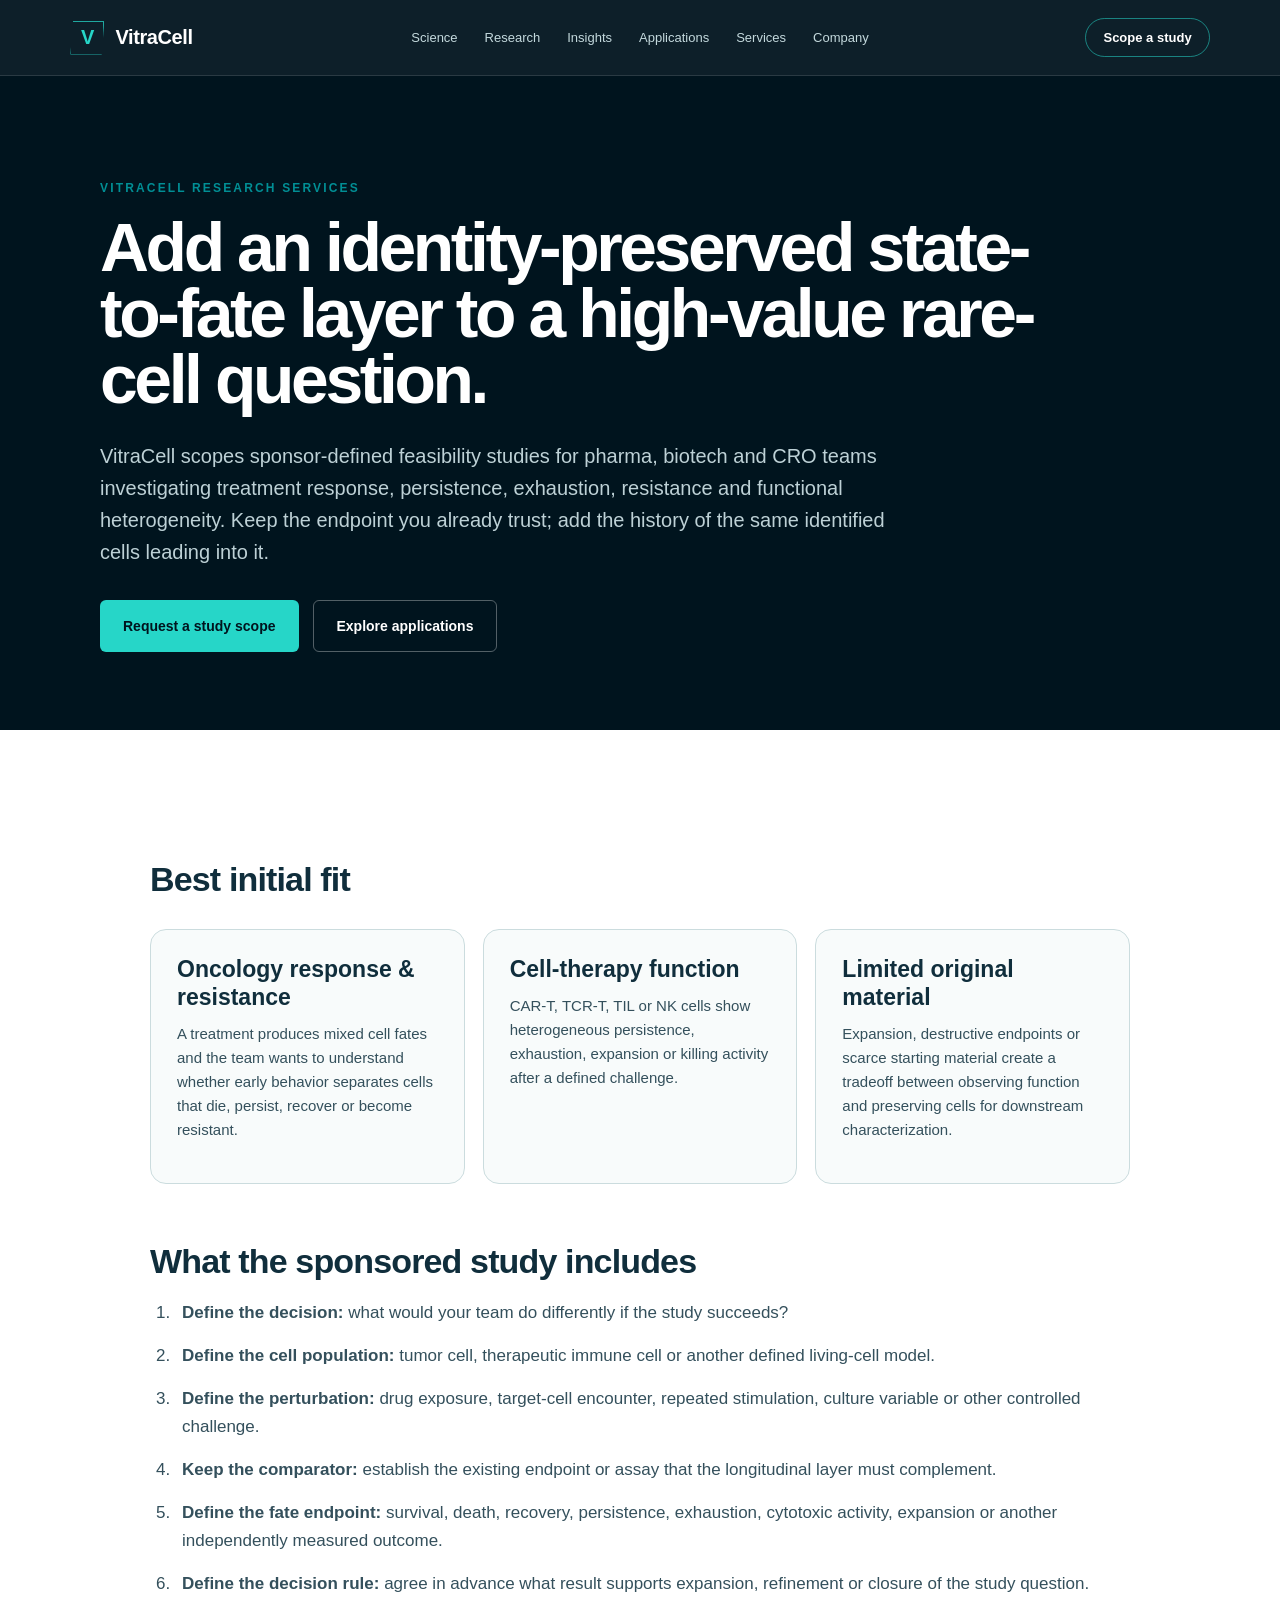
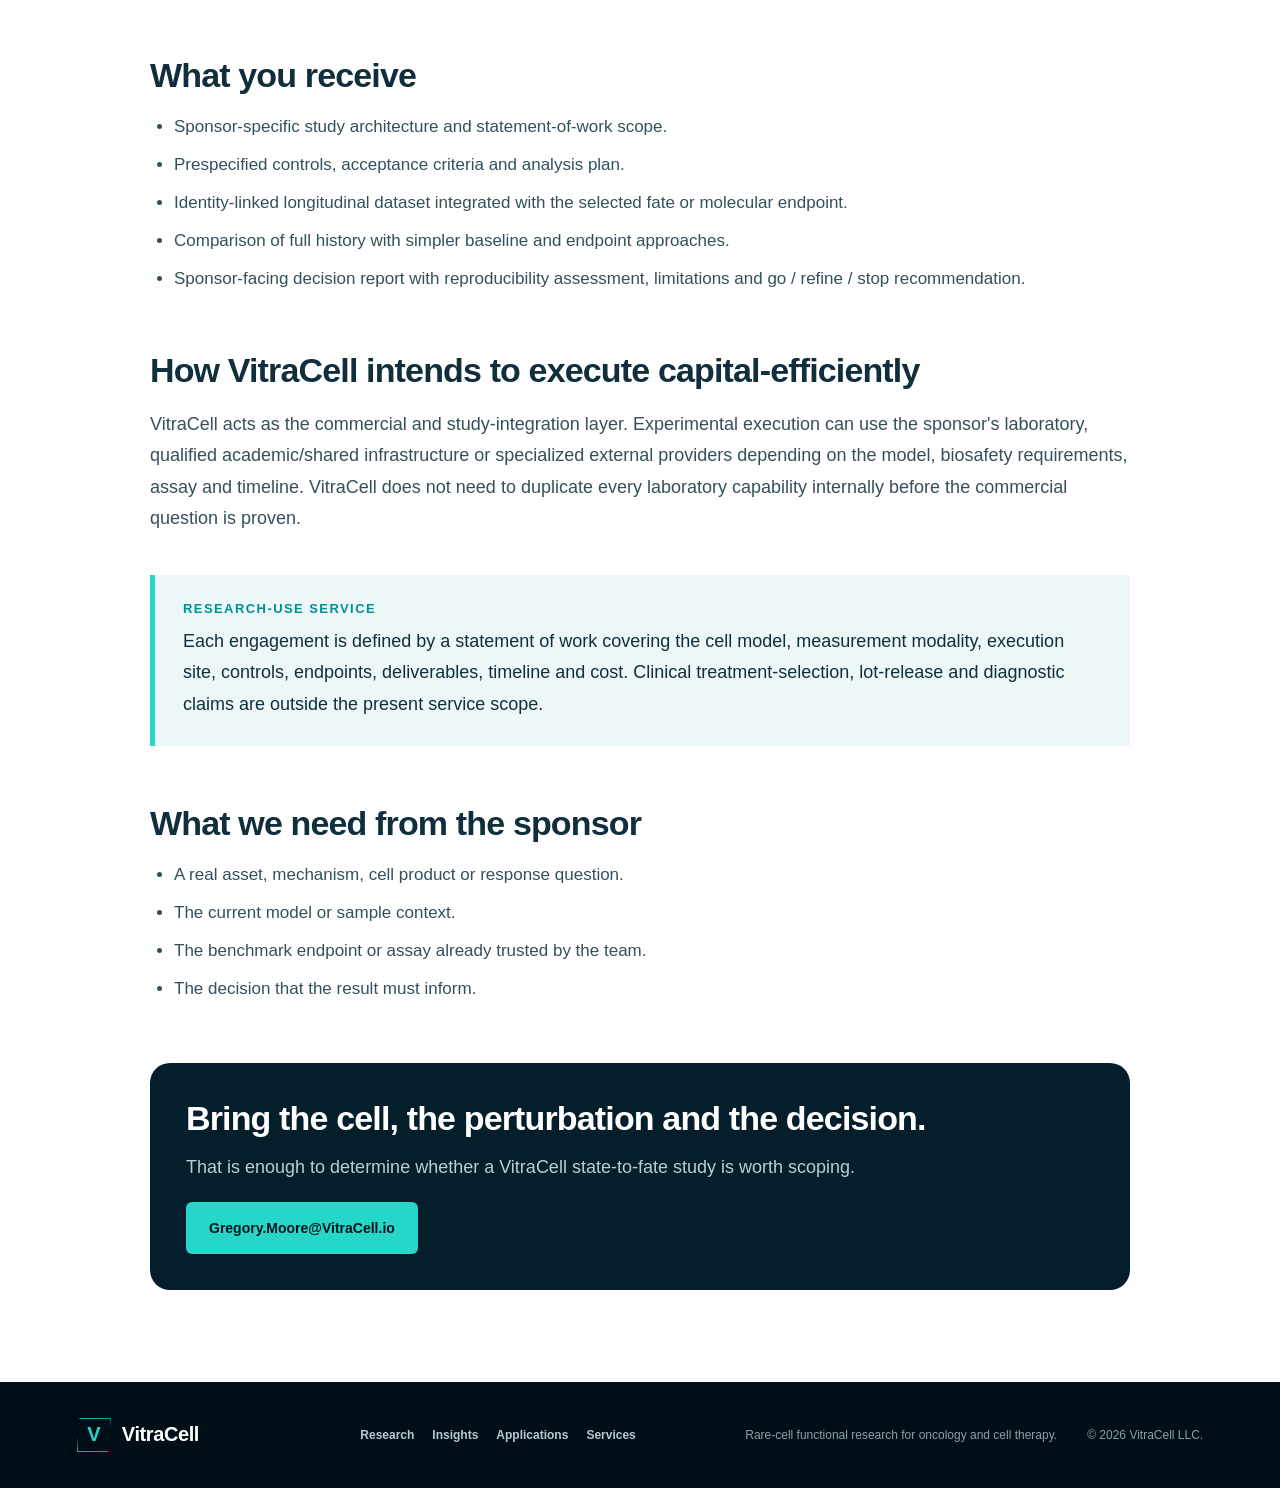
<file: partners/translational-oncology.html>
<!doctype html><html lang="en"><head><meta charset="utf-8"><meta name="viewport" content="width=device-width,initial-scale=1"><meta name="robots" content="noindex,follow"><link rel="canonical" href="https://www.vitracell.io/services/rare-cell-studies.html"><meta http-equiv="refresh" content="0; url=/services/rare-cell-studies.html"><title>VitraCell Research Services</title><script>location.replace('/services/rare-cell-studies.html');</script></head><body><p>VitraCell research services have moved to <a href="/services/rare-cell-studies.html">Rare-Cell State-to-Fate Research Services</a>.</p></body></html>
</file>
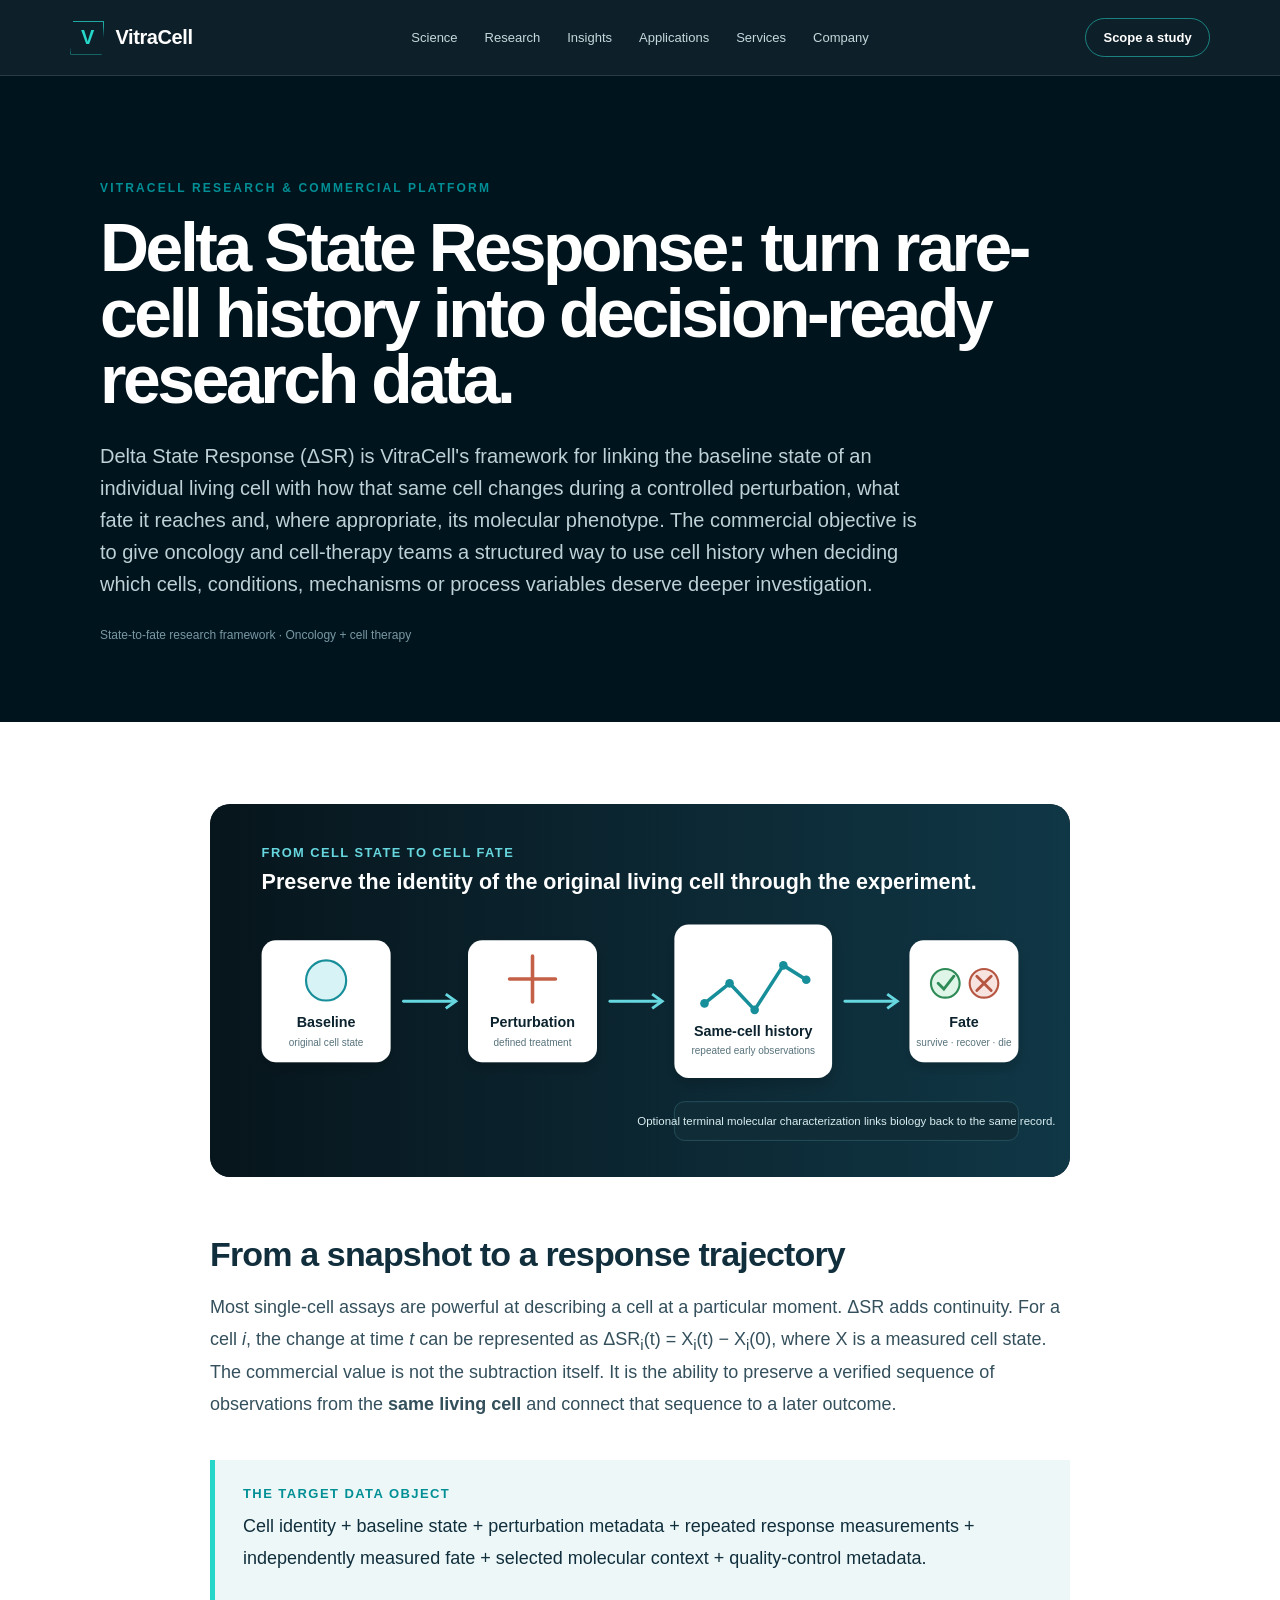
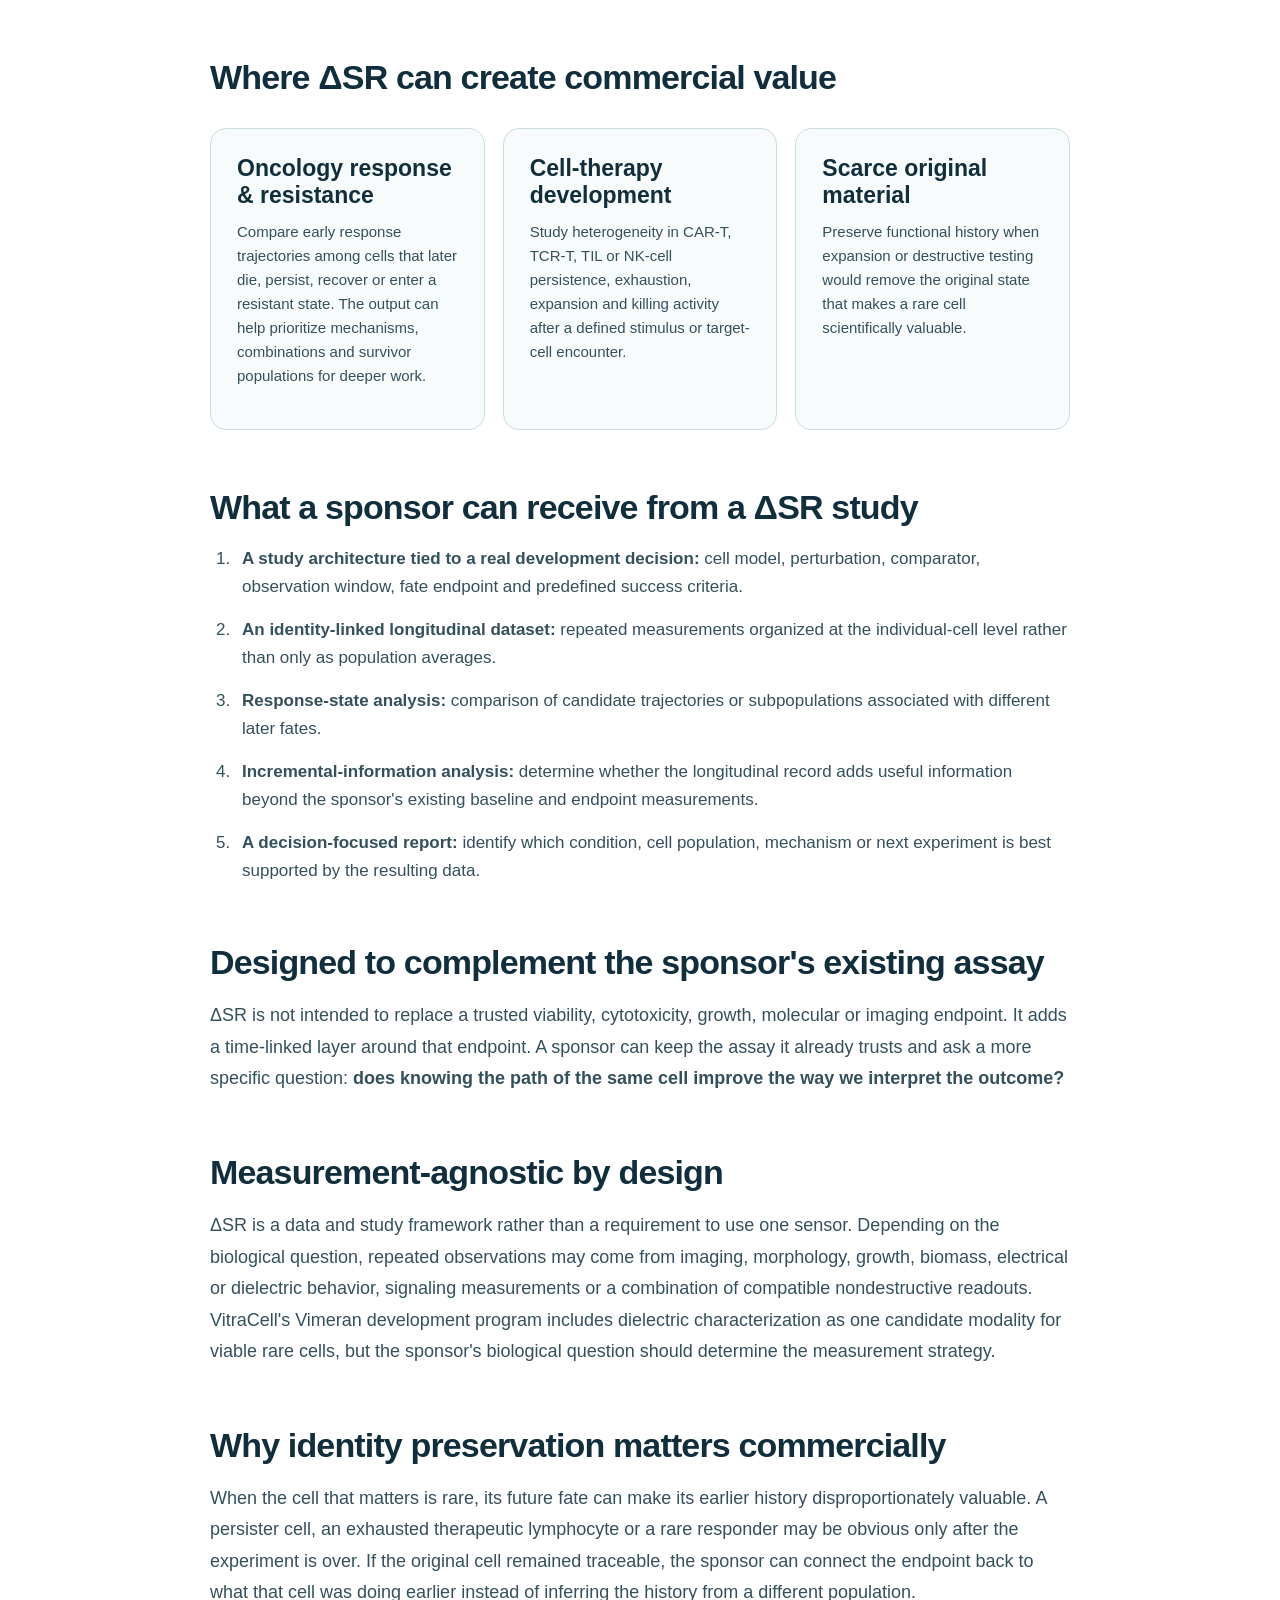
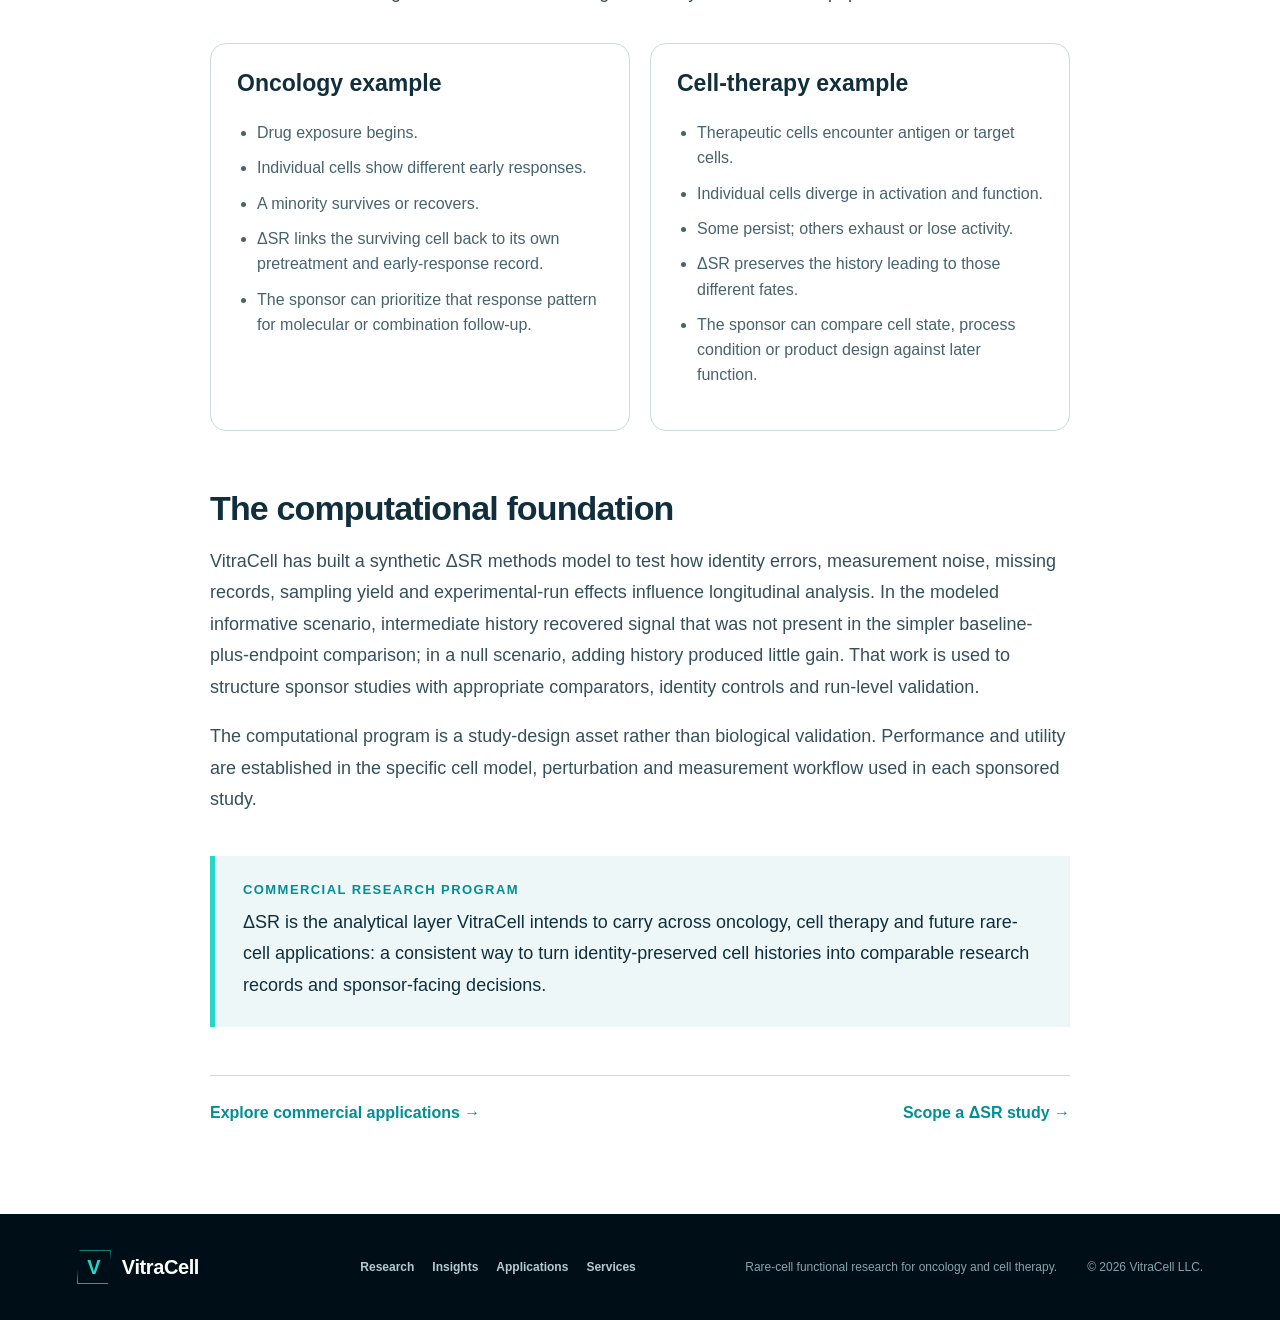
<file: research/delta-state-response.html>
<!doctype html>
<html lang="en">
<head>
<script async src="https://www.googletagmanager.com/gtag/js?id=G-EHH413H1GP"></script>
<script>window.dataLayer=window.dataLayer||[];function gtag(){dataLayer.push(arguments)}gtag('js',new Date());gtag('config','G-EHH413H1GP');</script>
<meta charset="utf-8">
<meta name="viewport" content="width=device-width,initial-scale=1">
<meta name="robots" content="index,follow,max-image-preview:large,max-snippet:-1">
<meta name="theme-color" content="#00141e">
<title>Delta State Response (ΔSR) | Rare-Cell Response Intelligence | VitraCell</title>
<meta name="description" content="Delta State Response is VitraCell's framework for converting identity-linked measurements from the same living cell into a standardized response trajectory linked to fate and molecular context for oncology and cell-therapy research.">
<link rel="canonical" href="https://www.vitracell.io/research/delta-state-response.html">
<meta property="og:title" content="Delta State Response (ΔSR) | Rare-Cell Response Intelligence | VitraCell">
<meta property="og:description" content="Turn same-cell response history into a standardized research record that links baseline, perturbation, trajectory, fate and molecular context.">
<meta property="og:url" content="https://www.vitracell.io/research/delta-state-response.html">
<meta property="og:site_name" content="VitraCell">
<meta property="og:type" content="article">
<meta property="og:image" content="https://www.vitracell.io/og.png">
<meta name="twitter:card" content="summary_large_image">
<meta name="twitter:title" content="Delta State Response | VitraCell">
<meta name="twitter:description" content="A rare-cell research framework for linking what an individual living cell was, how it responded and what it became.">
<meta name="twitter:image" content="https://www.vitracell.io/og.png">
<link rel="icon" href="/favicon.svg" type="image/svg+xml">
<link rel="stylesheet" href="/styles.css">
<script type="application/ld+json">{"@context":"https://schema.org","@type":"TechArticle","headline":"Delta State Response: rare-cell response intelligence for oncology and cell therapy","description":"VitraCell's Delta State Response framework organizes identity-linked same-cell measurements into standardized longitudinal response records connected to fate and molecular context.","datePublished":"2026-10-11","dateModified":"2026-10-12","author":{"@type":"Person","name":"Gregory Moore"},"publisher":{"@type":"Organization","name":"VitraCell"},"mainEntityOfPage":"https://www.vitracell.io/research/delta-state-response.html","inLanguage":"en-US"}</script>
</head>
<body class="article-page">
<header class="site-header"><a class="brand" href="/" aria-label="VitraCell home"><span class="brand-mark" aria-hidden="true">V</span><span>VitraCell</span></a><nav class="desktop-nav" aria-label="Primary navigation"><a href="/#state-to-fate">Science</a><a href="/research/delta-state-response.html">Research</a><a href="/insights/">Insights</a><a href="/applications/">Applications</a><a href="/services/rare-cell-studies.html">Services</a><a href="/#company">Company</a></nav><details class="mobile-menu"><summary aria-label="Open navigation">Menu</summary><div><a href="/#state-to-fate">Science</a><a href="/research/delta-state-response.html">Research</a><a href="/insights/">Insights</a><a href="/applications/">Applications</a><a href="/services/rare-cell-studies.html">Services</a><a href="/#company">Company</a></div></details><a class="header-cta" data-cta="header-scope-study" href="mailto:Gregory.Moore@VitraCell.io?subject=VitraCell%20DeltaSR%20Study%20Scope">Scope a study</a></header>

<main><article>
<header class="article-hero research-article-hero"><div class="article-shell">
<p class="eyebrow">VitraCell research &amp; commercial platform</p>
<h1>Delta State Response: turn rare-cell history into decision-ready research data.</h1>
<p class="article-deck">Delta State Response (ΔSR) is VitraCell&apos;s framework for linking the baseline state of an individual living cell with how that same cell changes during a controlled perturbation, what fate it reaches and, where appropriate, its molecular phenotype. The commercial objective is to give oncology and cell-therapy teams a structured way to use cell history when deciding which cells, conditions, mechanisms or process variables deserve deeper investigation.</p>
<div class="article-meta">State-to-fate research framework · Oncology + cell therapy</div>
</div></header>

<div class="article-shell article-body">
<div class="research-figure"><img src="/assets/state-to-fate-workflow.svg" alt="VitraCell state-to-fate workflow connecting baseline, perturbation, repeated same-cell observations, fate and molecular characterization"></div>

<h2>From a snapshot to a response trajectory</h2>
<p>Most single-cell assays are powerful at describing a cell at a particular moment. ΔSR adds continuity. For a cell <em>i</em>, the change at time <em>t</em> can be represented as ΔSR<sub>i</sub>(t) = X<sub>i</sub>(t) − X<sub>i</sub>(0), where X is a measured cell state. The commercial value is not the subtraction itself. It is the ability to preserve a verified sequence of observations from the <strong>same living cell</strong> and connect that sequence to a later outcome.</p>

<div class="article-callout"><strong>The target data object</strong><p>Cell identity + baseline state + perturbation metadata + repeated response measurements + independently measured fate + selected molecular context + quality-control metadata.</p></div>

<h2>Where ΔSR can create commercial value</h2>
<div class="partner-cards">
<article><h3>Oncology response &amp; resistance</h3><p>Compare early response trajectories among cells that later die, persist, recover or enter a resistant state. The output can help prioritize mechanisms, combinations and survivor populations for deeper work.</p></article>
<article><h3>Cell-therapy development</h3><p>Study heterogeneity in CAR-T, TCR-T, TIL or NK-cell persistence, exhaustion, expansion and killing activity after a defined stimulus or target-cell encounter.</p></article>
<article><h3>Scarce original material</h3><p>Preserve functional history when expansion or destructive testing would remove the original state that makes a rare cell scientifically valuable.</p></article>
</div>

<h2>What a sponsor can receive from a ΔSR study</h2>
<ol class="numbered-steps">
<li><strong>A study architecture tied to a real development decision:</strong> cell model, perturbation, comparator, observation window, fate endpoint and predefined success criteria.</li>
<li><strong>An identity-linked longitudinal dataset:</strong> repeated measurements organized at the individual-cell level rather than only as population averages.</li>
<li><strong>Response-state analysis:</strong> comparison of candidate trajectories or subpopulations associated with different later fates.</li>
<li><strong>Incremental-information analysis:</strong> determine whether the longitudinal record adds useful information beyond the sponsor&apos;s existing baseline and endpoint measurements.</li>
<li><strong>A decision-focused report:</strong> identify which condition, cell population, mechanism or next experiment is best supported by the resulting data.</li>
</ol>

<h2>Designed to complement the sponsor&apos;s existing assay</h2>
<p>ΔSR is not intended to replace a trusted viability, cytotoxicity, growth, molecular or imaging endpoint. It adds a time-linked layer around that endpoint. A sponsor can keep the assay it already trusts and ask a more specific question: <strong>does knowing the path of the same cell improve the way we interpret the outcome?</strong></p>

<h2>Measurement-agnostic by design</h2>
<p>ΔSR is a data and study framework rather than a requirement to use one sensor. Depending on the biological question, repeated observations may come from imaging, morphology, growth, biomass, electrical or dielectric behavior, signaling measurements or a combination of compatible nondestructive readouts. VitraCell&apos;s Vimeran development program includes dielectric characterization as one candidate modality for viable rare cells, but the sponsor&apos;s biological question should determine the measurement strategy.</p>

<h2>Why identity preservation matters commercially</h2>
<p>When the cell that matters is rare, its future fate can make its earlier history disproportionately valuable. A persister cell, an exhausted therapeutic lymphocyte or a rare responder may be obvious only after the experiment is over. If the original cell remained traceable, the sponsor can connect the endpoint back to what that cell was doing earlier instead of inferring the history from a different population.</p>

<div class="two-column-evidence">
<div><h3>Oncology example</h3><ul><li>Drug exposure begins.</li><li>Individual cells show different early responses.</li><li>A minority survives or recovers.</li><li>ΔSR links the surviving cell back to its own pretreatment and early-response record.</li><li>The sponsor can prioritize that response pattern for molecular or combination follow-up.</li></ul></div>
<div><h3>Cell-therapy example</h3><ul><li>Therapeutic cells encounter antigen or target cells.</li><li>Individual cells diverge in activation and function.</li><li>Some persist; others exhaust or lose activity.</li><li>ΔSR preserves the history leading to those different fates.</li><li>The sponsor can compare cell state, process condition or product design against later function.</li></ul></div>
</div>

<h2>The computational foundation</h2>
<p>VitraCell has built a synthetic ΔSR methods model to test how identity errors, measurement noise, missing records, sampling yield and experimental-run effects influence longitudinal analysis. In the modeled informative scenario, intermediate history recovered signal that was not present in the simpler baseline-plus-endpoint comparison; in a null scenario, adding history produced little gain. That work is used to structure sponsor studies with appropriate comparators, identity controls and run-level validation.</p>
<p>The computational program is a study-design asset rather than biological validation. Performance and utility are established in the specific cell model, perturbation and measurement workflow used in each sponsored study.</p>

<div class="article-callout"><strong>Commercial research program</strong><p>ΔSR is the analytical layer VitraCell intends to carry across oncology, cell therapy and future rare-cell applications: a consistent way to turn identity-preserved cell histories into comparable research records and sponsor-facing decisions.</p></div>

<div class="related-links"><a href="/applications/">Explore commercial applications →</a><a href="/services/rare-cell-studies.html">Scope a ΔSR study →</a></div>
</div></article></main>

<footer><div class="brand footer-brand"><span class="brand-mark" aria-hidden="true">V</span><span>VitraCell</span></div><div class="footer-links"><a href="/research/delta-state-response.html">Research</a><a href="/insights/">Insights</a><a href="/applications/">Applications</a><a href="/services/rare-cell-studies.html">Services</a></div><p>Rare-cell functional research for oncology and cell therapy.</p><p>© 2026 VitraCell LLC.</p></footer>
<script>document.addEventListener('click',function(e){var a=e.target.closest('a');if(!a||typeof gtag!=='function')return;var h=a.getAttribute('href')||'';if(h.indexOf('mailto:')===0)gtag('event','contact_click',{link_text:(a.textContent||'').trim(),link_url:h,cta:a.dataset.cta||''});});</script>
</body></html>
</file>
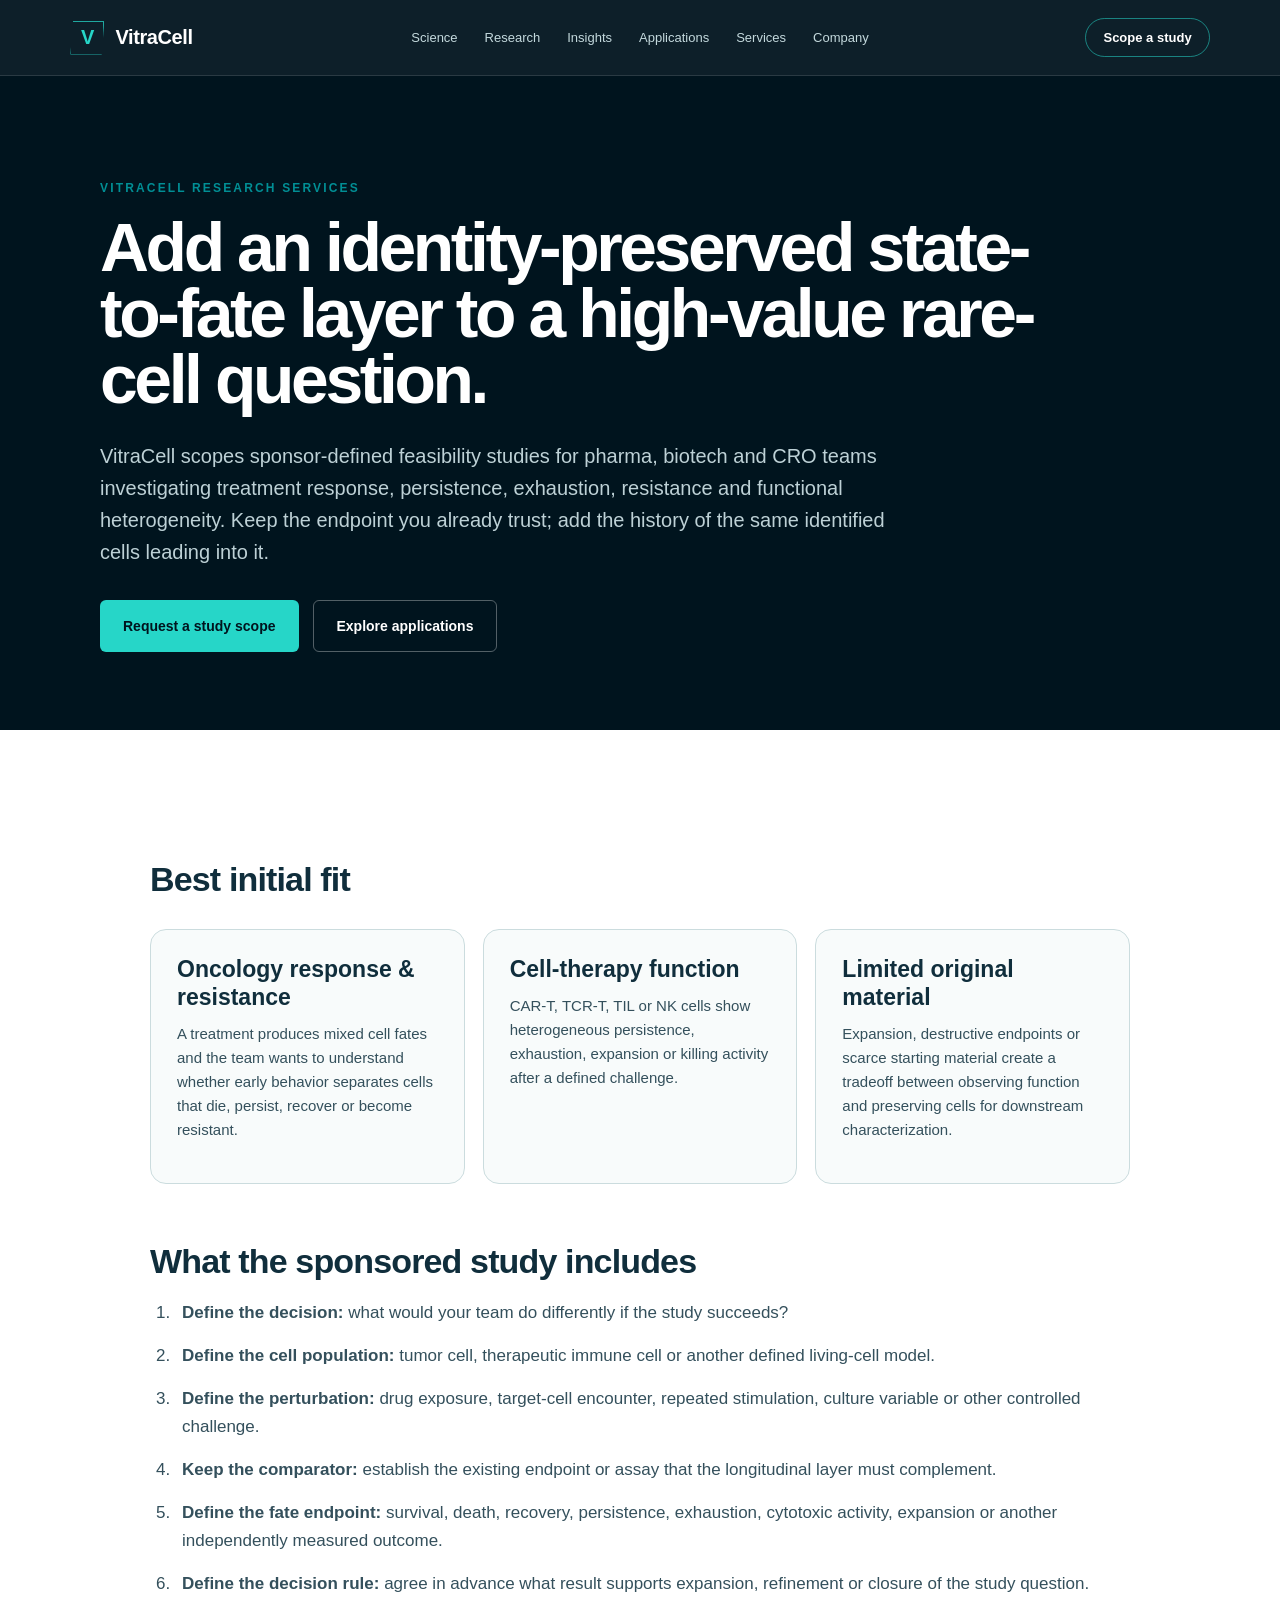
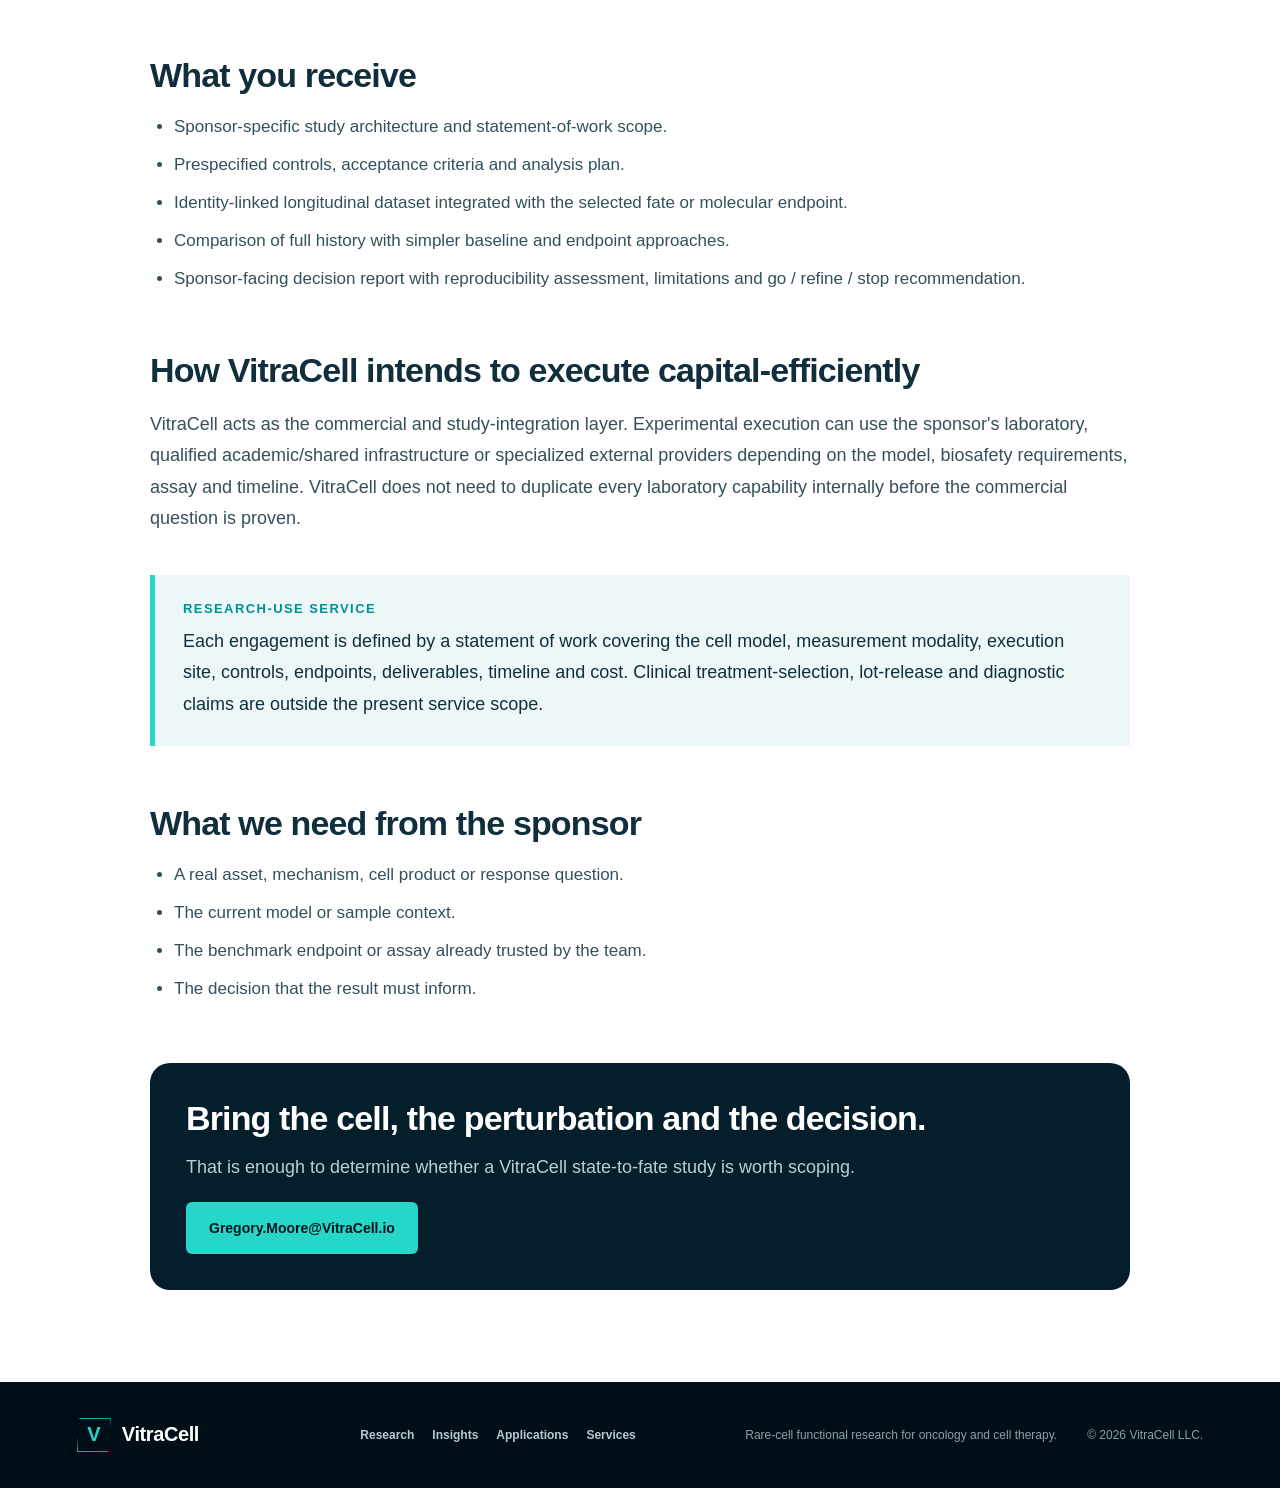
<file: services/rare-cell-studies.html>
<!doctype html><html lang="en"><head><script async src="https://www.googletagmanager.com/gtag/js?id=G-EHH413H1GP"></script><script>window.dataLayer=window.dataLayer||[];function gtag(){dataLayer.push(arguments)}gtag('js',new Date());gtag('config','G-EHH413H1GP');</script><meta charset="utf-8"><meta name="viewport" content="width=device-width,initial-scale=1"><meta name="robots" content="index,follow,max-image-preview:large,max-snippet:-1"><meta name="theme-color" content="#00141e"><title>Rare-Cell State-to-Fate Research Services | VitraCell</title><meta name="description" content="Sponsor-defined rare-cell state-to-fate feasibility studies for oncology and cell-therapy teams investigating treatment response, persistence, exhaustion, resistance and functional heterogeneity."><link rel="canonical" href="https://www.vitracell.io/services/rare-cell-studies.html"><meta property="og:title" content="Rare-Cell State-to-Fate Research Services | VitraCell"><meta property="og:description" content="Sponsor-defined rare-cell state-to-fate feasibility studies for oncology and cell-therapy teams investigating treatment response, persistence, exhaustion, resistance and functional heterogeneity."><meta property="og:url" content="https://www.vitracell.io/services/rare-cell-studies.html"><meta property="og:site_name" content="VitraCell"><meta property="og:type" content="website"><meta property="og:image" content="https://www.vitracell.io/og.png"><meta name="twitter:card" content="summary_large_image"><meta name="twitter:title" content="Rare-Cell State-to-Fate Research Services | VitraCell"><meta name="twitter:description" content="Sponsor-defined rare-cell state-to-fate feasibility studies for oncology and cell-therapy teams investigating treatment response, persistence, exhaustion, resistance and functional heterogeneity."><meta name="twitter:image" content="https://www.vitracell.io/og.png"><link rel="icon" href="/favicon.svg" type="image/svg+xml"><link rel="stylesheet" href="/styles.css"><script type="application/ld+json">{"@context":"https://schema.org","@type":"Service","name":"VitraCell Rare-Cell State-to-Fate Feasibility Study","provider":{"@type":"Organization","name":"VitraCell LLC","url":"https://www.vitracell.io/"},"areaServed":"Worldwide","serviceType":"Preclinical and translational rare-cell research services","description":"Sponsor-defined rare-cell state-to-fate feasibility studies for oncology and cell-therapy teams investigating treatment response, persistence, exhaustion, resistance and functional heterogeneity."}</script></head><body class="article-page"><header class="site-header"><a class="brand" href="/" aria-label="VitraCell home"><span class="brand-mark" aria-hidden="true">V</span><span>VitraCell</span></a><nav class="desktop-nav" aria-label="Primary navigation"><a href="/#state-to-fate">Science</a><a href="/research/delta-state-response.html">Research</a><a href="/insights/">Insights</a><a href="/applications/">Applications</a><a href="/services/rare-cell-studies.html">Services</a><a href="/#company">Company</a></nav><details class="mobile-menu"><summary aria-label="Open navigation">Menu</summary><div><a href="/#state-to-fate">Science</a><a href="/research/delta-state-response.html">Research</a><a href="/insights/">Insights</a><a href="/applications/">Applications</a><a href="/services/rare-cell-studies.html">Services</a><a href="/#company">Company</a></div></details><a class="header-cta" data-cta="header-scope-study" href="mailto:Gregory.Moore@VitraCell.io?subject=VitraCell%20Rare-Cell%20Study%20Scope">Scope a study</a></header><main>
<section class="article-hero partner-hero"><div class="article-shell"><p class="eyebrow">VitraCell research services</p><h1>Add an identity-preserved state-to-fate layer to a high-value rare-cell question.</h1><p class="article-deck">VitraCell scopes sponsor-defined feasibility studies for pharma, biotech and CRO teams investigating treatment response, persistence, exhaustion, resistance and functional heterogeneity. Keep the endpoint you already trust; add the history of the same identified cells leading into it.</p><div class="hero-actions"><a class="button button-primary" data-cta="service-email" href="mailto:Gregory.Moore@VitraCell.io?subject=VitraCell%20Rare-Cell%20Study%20Scope&body=Cell%20population%20or%20model%3A%0A%0APerturbation%20or%20development%20question%3A%0A%0ACurrent%20assay%20and%20endpoint%3A%0A%0ADecision%20this%20study%20should%20inform%3A%0A">Request a study scope</a><a class="button button-secondary" href="/applications/">Explore applications</a></div></div></section>
<section class="article-shell article-body partner-body"><h2>Best initial fit</h2><div class="partner-cards"><article><h3>Oncology response &amp; resistance</h3><p>A treatment produces mixed cell fates and the team wants to understand whether early behavior separates cells that die, persist, recover or become resistant.</p></article><article><h3>Cell-therapy function</h3><p>CAR-T, TCR-T, TIL or NK cells show heterogeneous persistence, exhaustion, expansion or killing activity after a defined challenge.</p></article><article><h3>Limited original material</h3><p>Expansion, destructive endpoints or scarce starting material create a tradeoff between observing function and preserving cells for downstream characterization.</p></article></div>
<h2>What the sponsored study includes</h2><ol class="numbered-steps"><li><strong>Define the decision:</strong> what would your team do differently if the study succeeds?</li><li><strong>Define the cell population:</strong> tumor cell, therapeutic immune cell or another defined living-cell model.</li><li><strong>Define the perturbation:</strong> drug exposure, target-cell encounter, repeated stimulation, culture variable or other controlled challenge.</li><li><strong>Keep the comparator:</strong> establish the existing endpoint or assay that the longitudinal layer must complement.</li><li><strong>Define the fate endpoint:</strong> survival, death, recovery, persistence, exhaustion, cytotoxic activity, expansion or another independently measured outcome.</li><li><strong>Define the decision rule:</strong> agree in advance what result supports expansion, refinement or closure of the study question.</li></ol>
<h2>What you receive</h2><ul class="article-list"><li>Sponsor-specific study architecture and statement-of-work scope.</li><li>Prespecified controls, acceptance criteria and analysis plan.</li><li>Identity-linked longitudinal dataset integrated with the selected fate or molecular endpoint.</li><li>Comparison of full history with simpler baseline and endpoint approaches.</li><li>Sponsor-facing decision report with reproducibility assessment, limitations and go / refine / stop recommendation.</li></ul>
<h2>How VitraCell intends to execute capital-efficiently</h2><p>VitraCell acts as the commercial and study-integration layer. Experimental execution can use the sponsor&apos;s laboratory, qualified academic/shared infrastructure or specialized external providers depending on the model, biosafety requirements, assay and timeline. VitraCell does not need to duplicate every laboratory capability internally before the commercial question is proven.</p>
<div class="article-callout"><strong>Research-use service</strong><p>Each engagement is defined by a statement of work covering the cell model, measurement modality, execution site, controls, endpoints, deliverables, timeline and cost. Clinical treatment-selection, lot-release and diagnostic claims are outside the present service scope.</p></div>
<h2>What we need from the sponsor</h2><ul class="article-list"><li>A real asset, mechanism, cell product or response question.</li><li>The current model or sample context.</li><li>The benchmark endpoint or assay already trusted by the team.</li><li>The decision that the result must inform.</li></ul>
<div class="partner-final"><h2>Bring the cell, the perturbation and the decision.</h2><p>That is enough to determine whether a VitraCell state-to-fate study is worth scoping.</p><a class="button button-primary" data-cta="service-email-bottom" href="mailto:Gregory.Moore@VitraCell.io?subject=VitraCell%20Rare-Cell%20Study%20Scope">Gregory.Moore@VitraCell.io</a></div>
</section></main><footer><div class="brand footer-brand"><span class="brand-mark" aria-hidden="true">V</span><span>VitraCell</span></div><div class="footer-links"><a href="/research/delta-state-response.html">Research</a><a href="/insights/">Insights</a><a href="/applications/">Applications</a><a href="/services/rare-cell-studies.html">Services</a></div><p>Rare-cell functional research for oncology and cell therapy.</p><p>© 2026 VitraCell LLC.</p></footer><script>document.addEventListener('click',function(e){var a=e.target.closest('a');if(!a||typeof gtag!=='function')return;var h=a.getAttribute('href')||'';if(h.indexOf('mailto:')===0)gtag('event','contact_click',{link_text:(a.textContent||'').trim(),link_url:h,cta:a.dataset.cta||''});});</script></body></html>
</file>
<file: styles.css>
:root {
  --night: #041e2c;
  --night-deep: #00141e;
  --navy: #07364a;
  --ink: #102e3c;
  --teal: #008f95;
  --cyan: #26d6c8;
  --ice: #edf6f6;
  --mist: #f7faf9;
  --white: #ffffff;
  --slate: #58717c;
  --line: #cbdcde;
  --warning: #f1c46d;
}

* { box-sizing: border-box; }
html { scroll-behavior: smooth; }
body { margin: 0; background: var(--white); color: var(--ink); font-family: Arial, Helvetica, sans-serif; -webkit-font-smoothing: antialiased; }
a { color: inherit; text-decoration: none; }
img { max-width: 100%; }
h1, h2, h3, p { margin-top: 0; }

.site-header { position: sticky; top: 0; z-index: 50; min-height: 76px; display: grid; grid-template-columns: 1fr auto 1fr; align-items: center; gap: 28px; padding: 0 5.5vw; background: rgba(0,20,30,.95); border-bottom: 1px solid rgba(255,255,255,.12); backdrop-filter: blur(18px); color: var(--white); }
.brand { display: inline-flex; align-items: center; gap: 11px; font-size: 20px; font-weight: 800; letter-spacing: -.02em; }
.brand-mark { width: 34px; height: 34px; border: 1px solid rgba(38,214,200,.75); display: grid; place-items: center; color: var(--cyan); font-weight: 800; clip-path: polygon(8% 0,100% 0,92% 100%,0 100%); }
nav { display: flex; align-items: center; gap: 27px; font-size: 13px; color: #c3d9dd; }
nav a, .header-cta { transition: color .2s ease, border-color .2s ease, transform .2s ease; }
nav a:hover, nav a:focus-visible { color: var(--cyan); }
.header-cta { justify-self: end; border: 1px solid rgba(38,214,200,.55); padding: 11px 17px; border-radius: 99px; font-size: 13px; font-weight: 700; }
.header-cta:hover, .header-cta:focus-visible { border-color: var(--cyan); color: var(--cyan); transform: translateY(-1px); }

.eyebrow { margin: 0 0 20px; color: var(--teal); font-size: 12px; font-weight: 800; letter-spacing: .18em; text-transform: uppercase; }
.hero { min-height: 720px; display: grid; grid-template-columns: 56% 44%; background: var(--night-deep); color: var(--white); overflow: hidden; }
.hero-copy { padding: 104px 6.5vw 82px; display: flex; flex-direction: column; justify-content: center; position: relative; }
.hero-copy::after { content: ""; position: absolute; right: 0; bottom: 0; width: 48%; height: 1px; background: linear-gradient(90deg,transparent,var(--teal)); }
.hero .eyebrow, .platform-section .eyebrow, .design-section .eyebrow, .closing-section .eyebrow { color: var(--cyan); }
h1 { margin-bottom: 28px; max-width: 820px; font-size: clamp(50px,5.6vw,82px); line-height: .97; letter-spacing: -.05em; }
.hero-lede { max-width: 760px; margin-bottom: 34px; color: #c5dade; font-size: 19px; line-height: 1.6; }
.hero-actions { display: flex; flex-wrap: wrap; align-items: center; gap: 14px; }
.button { display: inline-flex; align-items: center; justify-content: center; gap: 10px; min-height: 52px; padding: 0 23px; border-radius: 6px; font-size: 14px; font-weight: 800; transition: transform .2s ease, background .2s ease, border-color .2s ease; }
.button svg { width: 18px; height: 18px; }
.button:hover, .button:focus-visible { transform: translateY(-2px); }
.button-primary { background: var(--cyan); color: var(--night-deep); }
.button-primary:hover, .button-primary:focus-visible { background: #58e7dc; }
.button-secondary, .button-outline { border: 1px solid rgba(255,255,255,.32); color: var(--white); }
.button-secondary:hover, .button-secondary:focus-visible, .button-outline:hover, .button-outline:focus-visible { border-color: var(--white); }
.hero-note { margin: 25px 0 0; max-width: 690px; color: #7898a2; font-size: 12px; line-height: 1.5; }
.hero-visual { min-height: 720px; position: relative; overflow: hidden; }
.hero-visual::after { content: ""; position: absolute; inset: 0; background: linear-gradient(90deg,var(--night-deep) 0%,transparent 24%),linear-gradient(0deg,rgba(0,20,30,.62),transparent 52%); }
.hero-visual > img { object-fit: cover; object-position: 58% center; }
.decision-panel { position: absolute; z-index: 2; left: 5%; right: 8%; bottom: 6%; padding: 21px 24px; border-top: 2px solid var(--cyan); background: rgba(0,20,30,.84); backdrop-filter: blur(12px); }
.decision-panel > p { margin-bottom: 15px; color: var(--cyan); font-size: 10px; font-weight: 800; letter-spacing: .16em; text-transform: uppercase; }
.decision-panel > div { display: grid; grid-template-columns: 1fr 20px 1.2fr; gap: 8px; padding: 9px 0; border-top: 1px solid rgba(255,255,255,.12); font-size: 13px; }
.decision-panel span { color: #a9c4c9; }
.decision-panel b { color: var(--cyan); }
.decision-panel strong { color: var(--white); }

.position-strip { display: grid; grid-template-columns: repeat(4,1fr); border-bottom: 1px solid var(--line); background: var(--white); }
.position-strip div { min-height: 112px; display: flex; flex-direction: column; justify-content: center; padding: 0 3.5vw; border-right: 1px solid var(--line); }
.position-strip div:last-child { border-right: 0; }
.position-strip span { margin-bottom: 8px; color: var(--teal); font-size: 10px; font-weight: 800; letter-spacing: .12em; text-transform: uppercase; }
.position-strip strong { font-size: 15px; }

.section { padding: 112px 6vw; }
.section-heading { max-width: 1180px; margin: 0 auto 58px; display: grid; grid-template-columns: minmax(0,1.25fr) minmax(280px,.75fr); gap: 80px; align-items: end; }
.section-heading h2, .platform-copy h2, .design-intro h2, .collaboration-section h2, .company-copy h2, .closing-section h2 { margin: 0; font-size: clamp(39px,4vw,62px); line-height: 1.04; letter-spacing: -.04em; }
.section-heading > p, .section-heading > div + p { margin: 0; color: var(--slate); font-size: 18px; line-height: 1.65; }

.problem-section { background: var(--ice); }
.constraint-grid { max-width: 1180px; margin: 0 auto; display: grid; grid-template-columns: repeat(3,1fr); gap: 18px; }
.constraint-grid article { min-height: 365px; display: flex; flex-direction: column; padding: 34px; border: 1px solid var(--line); border-radius: 18px; background: var(--white); }
.constraint-grid article > span { color: var(--teal); font-size: 12px; font-weight: 800; }
.constraint-grid h3 { margin: auto 0 18px; max-width: 300px; font-size: 29px; line-height: 1.1; letter-spacing: -.03em; }
.constraint-grid p { margin: 0; color: var(--slate); font-size: 15px; line-height: 1.6; }
.constraint-grid .constraint-answer { background: var(--navy); color: var(--white); border-color: var(--navy); }
.constraint-grid .constraint-answer > span { color: var(--cyan); }
.constraint-grid .constraint-answer p { color: #c7dde1; }

.platform-section { min-height: 730px; display: grid; grid-template-columns: 52% 48%; background: var(--night-deep); color: var(--white); }
.platform-copy { align-self: center; padding: 96px 5vw 96px 7vw; }
.platform-copy > p:not(.eyebrow) { max-width: 720px; margin: 28px 0 38px; color: #c2dadd; font-size: 18px; line-height: 1.65; }
.platform-pillars { display: grid; gap: 14px; }
.platform-pillars div { display: grid; grid-template-columns: 90px 1fr; gap: 20px; align-items: baseline; padding: 18px 0; border-top: 1px solid rgba(255,255,255,.15); }
.platform-pillars span { color: var(--cyan); font-size: 11px; font-weight: 800; letter-spacing: .12em; text-transform: uppercase; }
.platform-pillars strong { font-size: 15px; line-height: 1.5; }
.platform-visual { position: relative; min-height: 730px; overflow: hidden; }
.platform-visual > img { object-fit: cover; object-position: 40% center; }
.platform-visual::after { content: ""; position: absolute; inset: 0; background: linear-gradient(90deg,var(--night-deep),transparent 30%),linear-gradient(0deg,rgba(0,20,30,.62),transparent 45%); }
.visual-caption { position: absolute; z-index: 2; left: 8%; bottom: 7%; width: min(390px,84%); padding: 18px 20px; border-left: 3px solid var(--cyan); background: rgba(0,20,30,.82); }
.visual-caption span { display: block; color: var(--cyan); font-size: 10px; font-weight: 800; letter-spacing: .14em; text-transform: uppercase; }
.visual-caption strong { display: block; margin-top: 8px; font-size: 15px; line-height: 1.45; }

.program-section { background: var(--mist); }
.program-grid { max-width: 1180px; margin: 0 auto; display: grid; grid-template-columns: 1fr 1fr; gap: 22px; }
.program-card { min-height: 575px; padding: 43px; border-radius: 24px; }
.current-card { background: var(--navy); color: var(--white); }
.evidence-card { background: var(--white); border: 1px solid var(--line); }
.program-status { display: flex; align-items: center; justify-content: space-between; gap: 15px; }
.program-status span { display: inline-flex; padding: 8px 12px; border-radius: 99px; background: rgba(38,214,200,.14); color: var(--cyan); font-size: 10px; font-weight: 800; letter-spacing: .1em; text-transform: uppercase; }
.evidence-card .program-status span { background: var(--ice); color: var(--teal); }
.program-status em { color: #9bb7bd; font-size: 12px; font-style: normal; }
.program-card h3 { margin: 80px 0 22px; max-width: 500px; font-size: 36px; line-height: 1.08; letter-spacing: -.035em; }
.program-card > p { margin-bottom: 32px; color: #c4dadd; line-height: 1.6; }
.evidence-card > p { color: var(--slate); }
.program-card ul { margin: 0; padding: 0; list-style: none; display: grid; gap: 13px; }
.program-card li { position: relative; padding: 0 0 13px 22px; border-bottom: 1px solid rgba(255,255,255,.14); color: #d1e3e5; font-size: 14px; line-height: 1.45; }
.evidence-card li { border-color: var(--line); color: var(--ink); }
.program-card li::before { content: ""; position: absolute; left: 0; top: .55em; width: 7px; height: 7px; border-radius: 50%; background: var(--cyan); }
.evidence-card li::before { background: var(--teal); }
.claim-bar { max-width: 1180px; margin: 22px auto 0; display: grid; grid-template-columns: 220px 1fr; gap: 28px; align-items: center; padding: 22px 25px; border-left: 4px solid var(--warning); background: #fff8e9; }
.claim-bar strong { font-size: 14px; }
.claim-bar span { color: #6f5a31; font-size: 14px; line-height: 1.5; }

.design-section { padding: 112px 7vw; background: var(--night-deep); color: var(--white); }
.design-intro { max-width: 970px; margin: 0 auto 64px; text-align: center; }
.design-intro > p:not(.eyebrow) { max-width: 760px; margin: 28px auto 0; color: #c4dadd; font-size: 18px; line-height: 1.65; }
.design-steps { max-width: 1180px; margin: 0 auto; display: grid; grid-template-columns: repeat(4,1fr); border: 1px solid rgba(255,255,255,.18); }
.design-steps article { min-height: 330px; padding: 31px; border-right: 1px solid rgba(255,255,255,.18); }
.design-steps article:last-child { border-right: 0; }
.design-steps span { color: var(--cyan); font-size: 12px; font-weight: 800; }
.design-steps h3 { margin: 70px 0 18px; font-size: 23px; letter-spacing: -.025em; }
.design-steps p { margin: 0; color: #a9c5ca; font-size: 14px; line-height: 1.6; }
.partner-fit { max-width: 1180px; margin: 34px auto 0; display: grid; grid-template-columns: 1.1fr .8fr auto; gap: 55px; align-items: end; padding: 46px; background: var(--navy); }
.partner-fit h3 { max-width: 530px; margin-bottom: 18px; font-size: 31px; line-height: 1.1; letter-spacing: -.03em; }
.partner-fit > div > p:not(.eyebrow) { margin: 0; color: #bdd4d8; line-height: 1.6; }
.partner-fit ul { margin: 0; padding: 0; list-style: none; }
.partner-fit li { padding: 12px 0; border-bottom: 1px solid rgba(255,255,255,.14); color: #d4e5e7; font-size: 14px; }
.partner-fit li::before { content: "+"; margin-right: 12px; color: var(--cyan); }
.partner-fit .button { white-space: nowrap; }

.collaboration-section { max-width: 1180px; margin: 0 auto; display: grid; grid-template-columns: 1.1fr .9fr; gap: 90px; align-items: end; }
.collaboration-section > p { margin: 0; color: var(--slate); font-size: 18px; line-height: 1.7; }

.company-section { display: grid; grid-template-columns: 360px 1fr; gap: 95px; align-items: center; max-width: 1180px; margin: 0 auto; border-top: 1px solid var(--line); }
.founder-image { position: relative; width: 330px; aspect-ratio: 4/5; overflow: hidden; border-radius: 180px 180px 24px 24px; background: var(--ice); }
.founder-image img { object-fit: cover; object-position: center 24%; filter: grayscale(100%); }
.company-copy { max-width: 720px; }
.company-copy > p:not(.eyebrow) { color: var(--slate); font-size: 17px; line-height: 1.7; }
.company-copy h2 { margin-bottom: 30px; }
.founder-name { margin-top: 32px; padding-top: 22px; border-top: 1px solid var(--line); display: flex; gap: 15px; align-items: baseline; }
.founder-name strong { font-size: 18px; }
.founder-name span { color: var(--teal); font-size: 13px; font-weight: 800; }

.closing-section { min-height: 410px; display: grid; grid-template-columns: 150px 1fr auto; gap: 48px; align-items: center; padding: 72px 7vw; background: var(--navy); color: var(--white); border-top: 8px solid var(--cyan); }
.closing-logo { border-radius: 16px; }
.closing-section h2 { max-width: 760px; }
footer { display: grid; grid-template-columns: 1fr 1.4fr auto auto; gap: 30px; align-items: center; padding: 36px 6vw; background: #000f17; color: #86a3ab; font-size: 12px; }
.footer-brand { color: var(--white); }
footer p { margin: 0; }

@media (max-width: 1120px) {
  .site-header { grid-template-columns: 1fr auto; }
  nav { display: none; }
  .partner-fit { grid-template-columns: 1fr 1fr; }
  .partner-fit .button { grid-column: 1 / -1; justify-self: start; }
}

@media (max-width: 960px) {
  .hero { grid-template-columns: 1fr; }
  .hero-copy { padding-top: 90px; }
  .hero-visual { min-height: 520px; }
  .section-heading { gap: 40px; }
  .constraint-grid { grid-template-columns: 1fr; }
  .constraint-grid article { min-height: 280px; }
  .platform-section { grid-template-columns: 1fr; }
  .platform-visual { min-height: 560px; order: -1; }
  .platform-visual::after { background: linear-gradient(0deg,var(--night-deep),transparent 35%); }
  .design-steps { grid-template-columns: repeat(2,1fr); }
  .design-steps article:nth-child(2) { border-right: 0; }
  .design-steps article:nth-child(-n+2) { border-bottom: 1px solid rgba(255,255,255,.18); }
  .collaboration-section { gap: 50px; }
  .company-section { grid-template-columns: 300px 1fr; gap: 50px; }
  .founder-image { width: 290px; }
  .closing-section { grid-template-columns: 140px 1fr; }
  .closing-section .button { grid-column: 2; justify-self: start; }
  footer { grid-template-columns: 1fr 1fr; }
}

@media (max-width: 720px) {
  .site-header { min-height: 66px; padding: 0 20px; }
  .header-cta { display: none; }
  .hero-copy { padding: 78px 24px 55px; }
  .hero-lede { font-size: 17px; }
  .hero-actions { align-items: stretch; flex-direction: column; }
  .button { width: 100%; }
  .hero-visual { min-height: 420px; }
  .decision-panel { left: 20px; right: 20px; }
  .decision-panel > div { grid-template-columns: 1fr 16px 1.3fr; font-size: 12px; }
  .position-strip { grid-template-columns: repeat(2,1fr); }
  .position-strip div { min-height: 96px; padding: 0 20px; }
  .position-strip div:nth-child(2) { border-right: 0; }
  .position-strip div:nth-child(-n+2) { border-bottom: 1px solid var(--line); }
  .section { padding: 80px 24px; }
  .section-heading { grid-template-columns: 1fr; gap: 24px; margin-bottom: 40px; }
  .constraint-grid article { min-height: 260px; padding: 30px; }
  .constraint-grid h3 { font-size: 27px; }
  .platform-copy { padding: 70px 24px 80px; }
  .platform-visual { min-height: 410px; }
  .platform-pillars div { grid-template-columns: 1fr; gap: 8px; }
  .program-grid { grid-template-columns: 1fr; }
  .program-card { min-height: auto; padding: 32px; }
  .program-card h3 { margin-top: 58px; font-size: 31px; }
  .program-status { align-items: flex-start; flex-direction: column; }
  .claim-bar { grid-template-columns: 1fr; gap: 8px; }
  .design-section { padding: 82px 24px; }
  .design-intro { text-align: left; }
  .design-steps { grid-template-columns: 1fr; }
  .design-steps article { min-height: 250px; border-right: 0; border-bottom: 1px solid rgba(255,255,255,.18); }
  .design-steps article:last-child { border-bottom: 0; }
  .design-steps h3 { margin-top: 48px; }
  .partner-fit { grid-template-columns: 1fr; gap: 32px; padding: 31px; }
  .partner-fit .button { grid-column: auto; }
  .collaboration-section { grid-template-columns: 1fr; gap: 28px; }
  .company-section { grid-template-columns: 1fr; padding-left: 24px; padding-right: 24px; gap: 45px; }
  .founder-image { width: min(300px,82vw); margin: 0 auto; }
  .closing-section { grid-template-columns: 1fr; gap: 28px; padding: 70px 24px; }
  .closing-logo { width: 120px; height: 120px; }
  .closing-section .button { grid-column: auto; }
  footer { grid-template-columns: 1fr; gap: 14px; padding: 34px 24px; }
}

@media (prefers-reduced-motion: reduce) {
  html { scroll-behavior: auto; }
  *, *::before, *::after { transition-duration: .01ms !important; animation-duration: .01ms !important; }
}


/* ===== State-to-fate narrative update — October 2026 ===== */
.state-section { background: linear-gradient(180deg,#f7fbfc 0%,#ffffff 100%); }
.state-visual-wrap { max-width: 1180px; margin: 0 auto 42px; border: 1px solid var(--line); border-radius: 24px; overflow: hidden; background: #fff; box-shadow: 0 18px 50px rgba(5,33,43,.08); }
.state-visual-wrap img { display:block; width:100%; height:auto; }
.state-copy-grid { display:grid; grid-template-columns:repeat(2,minmax(0,1fr)); gap:1px; background:var(--line); border:1px solid var(--line); border-radius:18px; overflow:hidden; }
.state-copy-grid article { background:#fff; padding:34px; }
.state-copy-grid span { color:var(--teal); text-transform:uppercase; letter-spacing:.12em; font-size:11px; font-weight:800; }
.state-copy-grid h3 { margin:14px 0 12px; font-size:25px; line-height:1.18; }
.state-copy-grid p { margin:0; color:var(--slate); line-height:1.65; }

.program-grid.three-gate { grid-template-columns:repeat(3,minmax(0,1fr)); }
.program-grid.three-gate .program-card { min-height:620px; }
.vimeran-card { background:#eef8fa; }
.vimeran-card .program-status em { color:var(--teal); }

.research-section { background:#07151c; color:#f4fbfc; }
.research-section .section-heading > p { color:#a9c0c6; }
.research-section .eyebrow { color:#5ed4de; }
.research-grid { display:grid; grid-template-columns:minmax(0,1.1fr) minmax(340px,.9fr); gap:42px; align-items:stretch; }
.research-visual { border-radius:22px; overflow:hidden; background:#0d2029; border:1px solid rgba(255,255,255,.12); }
.research-visual img { display:block; width:100%; height:100%; min-height:420px; object-fit:cover; }
.paper-card { border-radius:22px; padding:38px; background:#fff; color:var(--navy); display:flex; flex-direction:column; }
.paper-label { color:var(--teal); text-transform:uppercase; letter-spacing:.12em; font-weight:800; font-size:11px; }
.paper-card h3 { font-size:31px; line-height:1.12; margin:18px 0; }
.paper-card p { color:var(--slate); line-height:1.68; }
.paper-status { margin:18px 0 28px; padding:18px; border-left:4px solid var(--cyan); background:#f3f8f9; display:grid; gap:7px; }
.paper-status strong { font-size:13px; }
.paper-status span { color:var(--slate); font-size:14px; line-height:1.55; }
.research-cta { margin-top:auto; align-self:flex-start; }

@media (max-width: 960px) {
  .program-grid.three-gate { grid-template-columns:1fr; }
  .program-grid.three-gate .program-card { min-height:auto; }
  .research-grid { grid-template-columns:1fr; }
}
@media (max-width: 720px) {
  .state-copy-grid { grid-template-columns:1fr; }
  .state-copy-grid article { padding:28px; }
  .research-visual img { min-height:0; }
  .paper-card { padding:28px; }
  .paper-card h3 { font-size:27px; }
}


/* ===== Traffic, conversion and multi-page content system — October 2026 ===== */
.mobile-menu { display:none; position:relative; justify-self:end; color:var(--white); }
.mobile-menu summary { list-style:none; cursor:pointer; border:1px solid rgba(38,214,200,.55); border-radius:99px; padding:10px 15px; font-size:13px; font-weight:800; }
.mobile-menu summary::-webkit-details-marker { display:none; }
.mobile-menu > div { position:absolute; right:0; top:48px; min-width:220px; padding:12px; display:grid; gap:3px; background:#001923; border:1px solid rgba(255,255,255,.14); box-shadow:0 16px 50px rgba(0,0,0,.35); border-radius:12px; }
.mobile-menu a { padding:11px 12px; border-radius:8px; color:#d5e5e8; font-size:14px; }
.mobile-menu a:hover,.mobile-menu a:focus-visible { background:#0b2a35; color:var(--cyan); }

.thesis-section { background:#fff; }
.thesis-grid { display:grid; grid-template-columns:repeat(3,1fr); gap:1px; background:var(--line); border:1px solid var(--line); border-radius:18px; overflow:hidden; }
.thesis-grid article { background:#fff; padding:34px; min-height:230px; }
.thesis-grid span { color:var(--teal); font-size:11px; font-weight:800; letter-spacing:.15em; }
.thesis-grid h3 { margin:52px 0 12px; font-size:25px; line-height:1.18; }
.thesis-grid p { color:var(--slate); line-height:1.6; }
.thesis-links { display:flex; flex-wrap:wrap; gap:22px; margin-top:26px; }
.thesis-links a { color:var(--teal); font-weight:800; font-size:14px; }

.insights-section { background:#f4f8f8; }
.insight-grid { display:grid; grid-template-columns:repeat(3,minmax(0,1fr)); gap:22px; }
.insight-grid article,.hub-card { background:#fff; border:1px solid var(--line); border-radius:18px; padding:30px; }
.insight-kicker { margin:0 0 18px; color:var(--teal); text-transform:uppercase; letter-spacing:.14em; font-size:10px; font-weight:800; }
.insight-grid h3 { font-size:25px; line-height:1.18; margin-bottom:14px; }
.insight-grid p:not(.insight-kicker) { color:var(--slate); line-height:1.62; }
.insight-grid a,.hub-card a { display:inline-block; margin-top:10px; color:var(--teal); font-weight:800; }
.insights-all { margin-top:30px; }
.insights-all .button { width:auto; }

.footer-links { display:flex; flex-wrap:wrap; gap:18px; }
.footer-links a { color:#b4cbd0; font-weight:700; }
.footer-links a:hover { color:var(--cyan); }

/* Long-form, indexable research / insight pages */
.article-page { background:#fff; }
.article-page .site-header { position:sticky; }
.article-hero { padding:105px 0 78px; background:var(--night-deep); color:#fff; }
.article-hero h1 { max-width:980px; font-size:clamp(45px,5.3vw,76px); }
.article-shell { width:min(1080px,calc(100% - 48px)); margin:0 auto; }
.article-deck { max-width:820px; color:#bdd1d6; font-size:20px; line-height:1.6; }
.article-meta,.article-disclaimer { margin-top:26px; color:#7898a2; font-size:12px; line-height:1.5; }
.article-body { padding:72px 0 92px; max-width:860px; }
.article-body p { color:#34505c; font-size:18px; line-height:1.75; }
.article-body .lead { color:var(--ink); font-size:22px; line-height:1.65; }
.article-body h2 { margin:58px 0 18px; font-size:34px; line-height:1.15; letter-spacing:-.025em; }
.article-body h3 { font-size:23px; line-height:1.2; }
.article-list { padding-left:24px; color:#34505c; font-size:17px; line-height:1.65; }
.article-list li { margin:10px 0; }
.article-callout { margin:40px 0; padding:26px 28px; border-left:5px solid var(--cyan); background:#edf7f7; }
.article-callout strong { display:block; color:var(--teal); font-size:13px; text-transform:uppercase; letter-spacing:.11em; margin-bottom:10px; }
.article-callout p { margin:0; color:var(--ink); font-size:18px; }
.table-wrap { overflow:auto; margin:36px 0; border:1px solid var(--line); border-radius:14px; }
.comparison-table { width:100%; border-collapse:collapse; min-width:690px; }
.comparison-table th,.comparison-table td { padding:16px 18px; text-align:left; border-bottom:1px solid var(--line); vertical-align:top; line-height:1.45; }
.comparison-table th { background:#edf6f6; color:var(--ink); font-size:13px; }
.comparison-table td { color:#3f5e69; font-size:15px; }
.comparison-table tr:last-child td { border-bottom:0; }
.article-sources { margin-top:64px; padding-top:30px; border-top:1px solid var(--line); }
.article-sources h2 { margin-top:0; font-size:26px; }
.article-sources ol { padding-left:22px; color:#47636e; }
.article-sources li { margin:12px 0; line-height:1.55; }
.article-sources a { color:#006f75; text-decoration:underline; text-underline-offset:3px; }
.related-links { margin-top:48px; padding-top:28px; border-top:1px solid var(--line); display:flex; flex-wrap:wrap; justify-content:space-between; gap:18px; }
.related-links a { color:var(--teal); font-weight:800; }

.hub-hero .article-deck { max-width:900px; }
.hub-grid { padding:68px 0 90px; display:grid; grid-template-columns:repeat(2,minmax(0,1fr)); gap:22px; }
.hub-card h2 { font-size:28px; line-height:1.18; }
.hub-card p:not(.insight-kicker) { color:var(--slate); line-height:1.65; }
.article-cta { padding:70px 0; background:#edf6f6; }
.article-cta h2 { font-size:38px; margin-bottom:16px; }
.article-cta p { max-width:760px; color:#48646e; font-size:18px; line-height:1.65; }
.article-cta .button { width:auto; margin-top:12px; }

.research-figure { margin:10px 0 48px; border-radius:20px; overflow:hidden; background:#0d2029; }
.research-figure img { display:block; width:100%; }
.two-column-evidence { display:grid; grid-template-columns:1fr 1fr; gap:20px; margin:34px 0; }
.two-column-evidence > div { padding:26px; border:1px solid var(--line); border-radius:16px; }
.two-column-evidence ul { padding-left:20px; color:#47636e; line-height:1.58; }
.two-column-evidence li { margin:10px 0; }

.partner-hero .hero-actions { margin-top:32px; }
.partner-body { max-width:980px; }
.partner-cards { display:grid; grid-template-columns:repeat(3,1fr); gap:18px; margin:30px 0 42px; }
.partner-cards article { padding:26px; border:1px solid var(--line); border-radius:16px; background:#f8fbfb; }
.partner-cards h3 { margin-bottom:10px; }
.partner-cards p { font-size:15px; line-height:1.6; }
.numbered-steps { padding-left:25px; color:#34505c; font-size:17px; line-height:1.65; }
.numbered-steps li { margin:15px 0; padding-left:7px; }
.partner-final { margin-top:60px; padding:36px; background:var(--night); color:#fff; border-radius:20px; }
.partner-final h2 { margin:0 0 14px; color:#fff; }
.partner-final p { color:#b9cfd4; }
.partner-final .button { width:auto; }

@media (max-width:1120px){
  .desktop-nav { display:none; }
  .mobile-menu { display:block; }
  .site-header { grid-template-columns:1fr auto auto; }
}
@media (max-width:900px){
  .thesis-grid,.insight-grid,.partner-cards { grid-template-columns:1fr; }
  .hub-grid,.two-column-evidence { grid-template-columns:1fr; }
  .thesis-grid article { min-height:0; }
  .thesis-grid h3 { margin-top:28px; }
}
@media (max-width:720px){
  .site-header { grid-template-columns:1fr auto; }
  .mobile-menu { display:block; }
  .article-shell { width:min(100% - 32px,1080px); }
  .article-hero { padding:80px 0 56px; }
  .article-hero h1 { font-size:42px; }
  .article-deck { font-size:18px; }
  .article-body { padding:54px 0 72px; }
  .article-body p,.article-body .lead { font-size:17px; }
  .article-body h2 { margin-top:45px; font-size:29px; }
  .related-links { flex-direction:column; }
  .hub-grid { padding:45px 0 65px; }
  .footer-links { flex-direction:column; gap:8px; }
}


/* ===== Service-forward positioning — October 2026 ===== */
.evidence-note { margin:24px 0 0; padding:16px 18px; border-left:3px solid var(--teal); background:#f4f8f8; color:#526c76; font-size:13px; line-height:1.6; }
.service-cta { max-width:1180px; margin:28px auto 0; padding:34px 38px; display:grid; grid-template-columns:1fr auto; gap:38px; align-items:center; border:1px solid var(--line); background:#fff; }
.service-cta h3 { margin:0 0 10px; font-size:28px; line-height:1.14; }
.service-cta p:not(.eyebrow) { margin:0; max-width:760px; color:var(--slate); line-height:1.62; }
.service-cta .button { white-space:nowrap; }
@media (max-width:760px){
  .service-cta { grid-template-columns:1fr; padding:28px; }
  .service-cta .button { width:100%; }
}


/* ===== Rare-cell platform direction — October 2026 ===== */
.applications-section { background:#fff; }
.application-grid { max-width:1180px; margin:0 auto; display:grid; grid-template-columns:repeat(3,minmax(0,1fr)); gap:20px; }
.application-card { min-height:390px; padding:34px; border:1px solid var(--line); border-radius:20px; display:flex; flex-direction:column; background:#f8fbfb; }
.application-card > span { color:var(--teal); font-size:11px; font-weight:800; letter-spacing:.12em; text-transform:uppercase; }
.application-card h3 { margin:78px 0 18px; font-size:30px; line-height:1.08; letter-spacing:-.03em; }
.application-card p { color:var(--slate); line-height:1.62; }
.application-card a { margin-top:auto; padding-top:24px; color:var(--teal); font-weight:800; }
.featured-application { background:var(--navy); color:#fff; border-color:var(--navy); }
.featured-application > span,.featured-application a { color:var(--cyan); }
.featured-application p { color:#c7dde1; }
.application-note { max-width:1180px; margin:22px auto 0; padding:22px 26px; display:grid; grid-template-columns:160px 1fr; gap:24px; border-left:4px solid var(--cyan); background:var(--ice); }
.application-note strong { color:var(--teal); }
.application-note span { color:#48646e; line-height:1.55; }
.science-four { grid-template-columns:repeat(4,1fr); }
.science-four article { min-height:410px; padding:28px; }
.science-four h3 { font-size:25px; }
.science-four a { margin-top:20px; color:var(--teal); font-weight:800; font-size:13px; line-height:1.45; }
.science-four .constraint-answer a { color:var(--cyan); }

.application-body { max-width:1040px; padding:78px 0 100px; }
.application-principle { max-width:820px; margin-bottom:70px; }
.application-principle h2,.application-vertical h2,.platform-boundary h2 { font-size:40px; line-height:1.08; letter-spacing:-.035em; }
.application-principle p,.application-vertical p,.platform-boundary p { color:var(--slate); font-size:18px; line-height:1.7; }
.application-vertical { display:grid; grid-template-columns:.9fr 1.1fr; gap:56px; align-items:start; margin:0 0 36px; padding:42px; border:1px solid var(--line); border-radius:20px; background:#fff; }
.dark-vertical { background:var(--night); color:#fff; border-color:var(--night); }
.dark-vertical p { color:#bcd1d5; }
.dark-vertical .insight-kicker,.dark-vertical .text-link { color:var(--cyan); }
.use-case-list { display:grid; grid-template-columns:1fr 1fr; gap:18px; }
.use-case-list > div { padding:24px; border-radius:14px; background:#f3f8f8; }
.dark-vertical .use-case-list > div { background:#0b2a35; }
.use-case-list strong { display:block; margin-bottom:14px; color:var(--teal); font-size:11px; text-transform:uppercase; letter-spacing:.1em; }
.dark-vertical .use-case-list strong { color:var(--cyan); }
.use-case-list span { display:block; padding:10px 0; border-bottom:1px solid var(--line); color:#48646e; line-height:1.45; font-size:14px; }
.dark-vertical .use-case-list span { color:#d1e2e5; border-color:rgba(255,255,255,.13); }
.use-case-list span:last-child { border-bottom:0; }
.text-link { display:inline-block; margin-top:10px; color:var(--teal); font-weight:800; }
.platform-boundary { margin:70px 0; padding:42px; background:#edf6f6; border-radius:20px; }
.application-sources { margin:70px 0; }
.application-sources h2 { font-size:34px; }
.source-grid { display:grid; grid-template-columns:repeat(2,minmax(0,1fr)); gap:16px; }
.source-grid a { padding:22px; border:1px solid var(--line); border-radius:14px; background:#fff; }
.source-grid strong { display:block; margin-bottom:8px; color:var(--ink); }
.source-grid span { color:var(--slate); font-size:14px; line-height:1.45; }

@media (max-width:1100px){
  .science-four { grid-template-columns:repeat(2,1fr); }
}
@media (max-width:900px){
  .application-grid,.application-vertical { grid-template-columns:1fr; }
  .application-card { min-height:0; }
  .application-card h3 { margin-top:36px; }
  .use-case-list,.source-grid { grid-template-columns:1fr; }
}
@media (max-width:720px){
  .science-four { grid-template-columns:1fr; }
  .application-note { grid-template-columns:1fr; }
  .application-vertical,.platform-boundary { padding:28px; }
  .application-principle h2,.application-vertical h2,.platform-boundary h2 { font-size:32px; }
}

/* Customer-first hero */
.hero h1{max-width:780px;margin-bottom:20px;font-size:clamp(46px,4.55vw,70px);line-height:1.035;letter-spacing:-.048em}
.hero h1 span{display:block}
.hero-question{color:var(--cyan);margin-top:.16em}
.hero-insight{max-width:640px;margin:0 0 16px;color:#fff;font-size:clamp(18px,1.65vw,23px);line-height:1.32;font-weight:700}
.hero .hero-lede{max-width:670px;margin-bottom:28px;font-size:17px;line-height:1.58}
.hero .hero-note{color:#a3bcc3}
.fate-panel{left:5%;right:5%;bottom:6%;padding:19px 20px 16px;border-top:2px solid var(--cyan)}
.fate-panel>p{margin-bottom:12px}
.fate-panel>.fate-diagram{display:grid;grid-template-columns:minmax(0,1fr) 22px minmax(0,1fr);align-items:center;gap:10px;padding:0;border-top:0}
.fate-stage{min-width:0;border:1px solid rgba(255,255,255,.15);border-radius:8px;padding:14px 12px;background:rgba(4,30,44,.78)}
.fate-stage-label{display:block;margin-bottom:12px;color:#a9cbd0;font-weight:800;letter-spacing:.08em;font-size:9px}
.fate-cells{display:grid;grid-template-columns:repeat(5,12px);grid-auto-rows:12px;gap:7px;min-height:31px;margin-bottom:13px}
.fate-cell{display:block;width:12px;height:12px;border:1px solid #8bafb7;border-radius:50%;background:#447782;box-shadow:0 0 9px rgba(255,255,255,.12)}
.fate-cell-key{border-color:#7effee;background:var(--cyan);box-shadow:0 0 0 3px rgba(38,214,200,.15),0 0 14px rgba(38,214,200,.25)}
.fate-panel .fate-stage strong{display:block;color:#fff;font-size:12px;line-height:1.3}
.fate-arrow{color:var(--cyan);font-size:26px;font-weight:700;text-align:center}
.fate-panel>.fate-panel-footer{display:block;padding-top:13px;margin-top:13px;border-top:1px solid rgba(255,255,255,.18);color:#bcd6db;font-size:12px}
.fate-panel-footer strong{color:#fff}
@media(max-width:1120px) and (min-width:961px){
 .hero h1{font-size:51px}
 .hero-copy{padding-left:5vw;padding-right:3vw}
 .fate-panel{padding:15px}
 .fate-stage{padding:10px 8px}
 .fate-cells{grid-template-columns:repeat(5,10px);grid-auto-rows:10px;gap:5px}
 .fate-cell{width:10px;height:10px}
}
@media(max-width:960px){
 .hero h1{max-width:800px}
 .hero-visual{min-height:550px}
 .fate-panel{left:6%;right:6%}
}
@media(max-width:720px){
 .hero-copy{padding-top:52px;padding-bottom:40px}
 .hero h1{font-size:clamp(38px,9vw,48px);margin-bottom:20px}
 .hero-insight{font-size:18px}
 .hero .hero-lede{font-size:16px;line-height:1.48;margin-bottom:22px}
 .hero .hero-note{margin-top:19px}
 .hero-visual{min-height:440px}
 .fate-panel{left:16px;right:16px;padding:15px 12px}
 .fate-panel>.fate-diagram{grid-template-columns:minmax(0,1fr) 14px minmax(0,1fr);gap:5px}
 .fate-stage{padding:11px 8px}
 .fate-stage-label{font-size:8px}
 .fate-cells{grid-template-columns:repeat(5,10px);grid-auto-rows:10px;gap:5px}
 .fate-cell{width:10px;height:10px}
 .fate-arrow{font-size:21px}
}

/* Readability and responsive delta-state record refinements — 2026-10-27 */
.research-visual { display:flex; min-width:0; }
.record-preview { width:100%; min-width:0; display:flex; flex-direction:column; gap:22px; padding:clamp(24px,3vw,40px); background:radial-gradient(circle at 100% 0,rgba(38,214,200,.13),transparent 46%),#0b2531; color:#f5fcfc; }
.record-preview-header { display:grid; gap:13px; }
.record-preview-eyebrow { display:block; color:#80e4e4; font-size:11px; font-weight:800; letter-spacing:.14em; }
.record-preview-header > strong { max-width:390px; font-size:clamp(23px,2.3vw,30px); letter-spacing:-.025em; line-height:1.15; }
.record-preview-identity { display:flex; justify-content:space-between; align-items:center; flex-wrap:wrap; gap:12px; padding:15px 17px; background:rgba(255,255,255,.07); border:1px solid rgba(255,255,255,.16); border-radius:12px; }
.record-preview-identity div { display:grid; gap:4px; }
.record-preview-identity div span { font-size:11px; color:#c4dfe4; }
.record-preview-identity div strong { font-size:18px; letter-spacing:.035em; }
.record-preview-tag { padding:7px 10px; border:1px solid rgba(38,214,200,.5); border-radius:24px; color:#9df2e9; font-weight:700; font-size:11px; }
.record-preview-grid { display:grid; grid-template-columns:repeat(2,minmax(0,1fr)); gap:10px; }
.record-preview-grid > div { min-width:0; padding:16px 14px; background:rgba(255,255,255,.055); border:1px solid rgba(255,255,255,.12); border-radius:10px; display:grid; align-content:start; gap:8px; }
.record-preview-grid span { color:#96d9dd; font-size:10px; font-weight:800; letter-spacing:.075em; }
.record-preview-grid strong { font-size:14px; line-height:1.35; overflow-wrap:anywhere; }
.record-preview-trajectory { padding:15px 16px 10px; border-radius:12px; border:1px solid rgba(255,255,255,.17); background:rgba(0,15,23,.35); }
.record-preview-trajectory-label { display:grid; gap:5px; }
.record-preview-trajectory-label span { color:#96d9dd; font-size:10px; font-weight:800; letter-spacing:.1em; }
.record-preview-trajectory-label strong { font-size:14px; font-weight:700; }
.record-preview-trajectory svg { display:block; width:100%; height:96px; margin-top:6px; overflow:visible; }
.record-preview-foot { margin:auto 0 0; padding-top:10px; color:#c2d7dc; font-size:12px; line-height:1.45; }
.program-grid.three-gate .vimeran-card { background:#eef8fa; color:#102e3c; }
.program-grid.three-gate .vimeran-card > p { color:#385a65; }
.program-grid.three-gate .vimeran-card li { color:#274955; border-bottom-color:#c4d9de; }
.program-grid.three-gate .vimeran-card li::before { background:#008f95; }
.program-grid.three-gate .vimeran-card .program-status em { color:#166a75; }
.program-grid.three-gate .vimeran-card .program-status span { background:#c7ede9; color:#00646a; }
@media(max-width:720px){
 .record-preview { padding:22px 18px; gap:17px; }
 .record-preview-header > strong { font-size:23px; }
 .record-preview-grid { gap:8px; }
 .record-preview-grid > div { padding:14px 11px; }
 .record-preview-grid span { font-size:9px; }
 .record-preview-grid strong { font-size:13px; }
 .record-preview-trajectory svg { height:78px; }
}
@media(max-width:360px){
 .record-preview-grid { grid-template-columns:1fr; }
 .record-preview-identity { align-items:flex-start; }
}

/* Streamlined customer-first homepage. Scope rules to avoid changing research and applications pages. */
.concise-section { padding-top:78px; padding-bottom:78px; }
.concise-section .section-heading { margin-bottom:32px; gap:46px; align-items:center; }
.concise-section .section-heading h2 { font-size:clamp(34px,3.55vw,51px); }
.concise-section .section-heading > p, .concise-section .section-heading > div + p { font-size:17px; line-height:1.58; }
.concise-section .thesis-grid article { min-height:0; padding:28px 30px; }
.concise-section .thesis-grid h3 { margin:19px 0 10px; font-size:23px; }
.concise-section .thesis-grid p { margin:0; font-size:15px; line-height:1.52; }
.concise-section .thesis-links { margin-top:21px; }
.concise-section .application-card { min-height:0; padding:30px; }
.concise-section .application-card h3 { margin:32px 0 13px; font-size:27px; }
.concise-section .application-card p { margin:0; font-size:15px; line-height:1.55; }
.concise-section .application-card a { padding-top:22px; }
.science-bridge { padding:43px 6vw; display:grid; grid-template-columns:minmax(0,1fr) auto; gap:40px; align-items:center; background:#e9f4f3; border-block:1px solid var(--line); }
.science-bridge .eyebrow { margin-bottom:12px; }
.science-bridge h2 { max-width:780px; margin:0 0 12px; font-size:clamp(23px,2.4vw,34px); line-height:1.16; letter-spacing:-.025em; }
.science-bridge p:not(.eyebrow) { max-width:760px; margin:0; line-height:1.6; color:#3c5b65; font-size:15px; }
.science-bridge-links { display:flex; flex-direction:column; gap:12px; align-items:flex-start; }
.science-bridge-links a { color:#00696f; font-size:14px; font-weight:800; white-space:nowrap; text-decoration:underline; text-underline-offset:4px; }
.program-section.concise-section .program-grid.three-gate .program-card { min-height:0; padding:30px; border-radius:18px; }
.program-section.concise-section .program-card h3 { margin:23px 0 12px; font-size:27px; }
.program-section.concise-section .program-card > p { margin:0; font-size:15px; line-height:1.55; }
.program-section.concise-section .current-card .program-status em { color:#c1e0e4; }
.program-section.concise-section .evidence-card .program-status em { color:#386771; }
.program-section.concise-section .service-cta { margin-top:26px; padding:30px 34px; border-radius:16px; }
.program-section.concise-section .service-cta .eyebrow { margin-bottom:10px; }
.program-section.concise-section .service-cta h3 { margin-bottom:10px; }
@media (max-width:960px) {
 .concise-section .section-heading { gap:22px; }
 .science-bridge { grid-template-columns:1fr; gap:22px; }
 .science-bridge-links { flex-direction:row; flex-wrap:wrap; gap:20px; }
}
@media (max-width:720px) {
 .concise-section { padding:59px 24px; }
 .concise-section .section-heading h2 { font-size:34px; }
 .concise-section .thesis-grid { grid-template-columns:1fr; }
 .concise-section .thesis-grid article { padding:24px; }
 .concise-section .thesis-grid h3 { margin-top:12px; }
 .concise-section .application-card { padding:25px; }
 .concise-section .application-card h3 { margin-top:20px; font-size:25px; }
 .science-bridge { padding:36px 24px; }
 .science-bridge-links a { white-space:normal; }
 .program-section.concise-section .program-grid.three-gate .program-card { padding:24px; }
 .program-section.concise-section .program-card h3 { margin-top:16px; }
 .program-section.concise-section .service-cta { padding:25px; }
}
</file>
